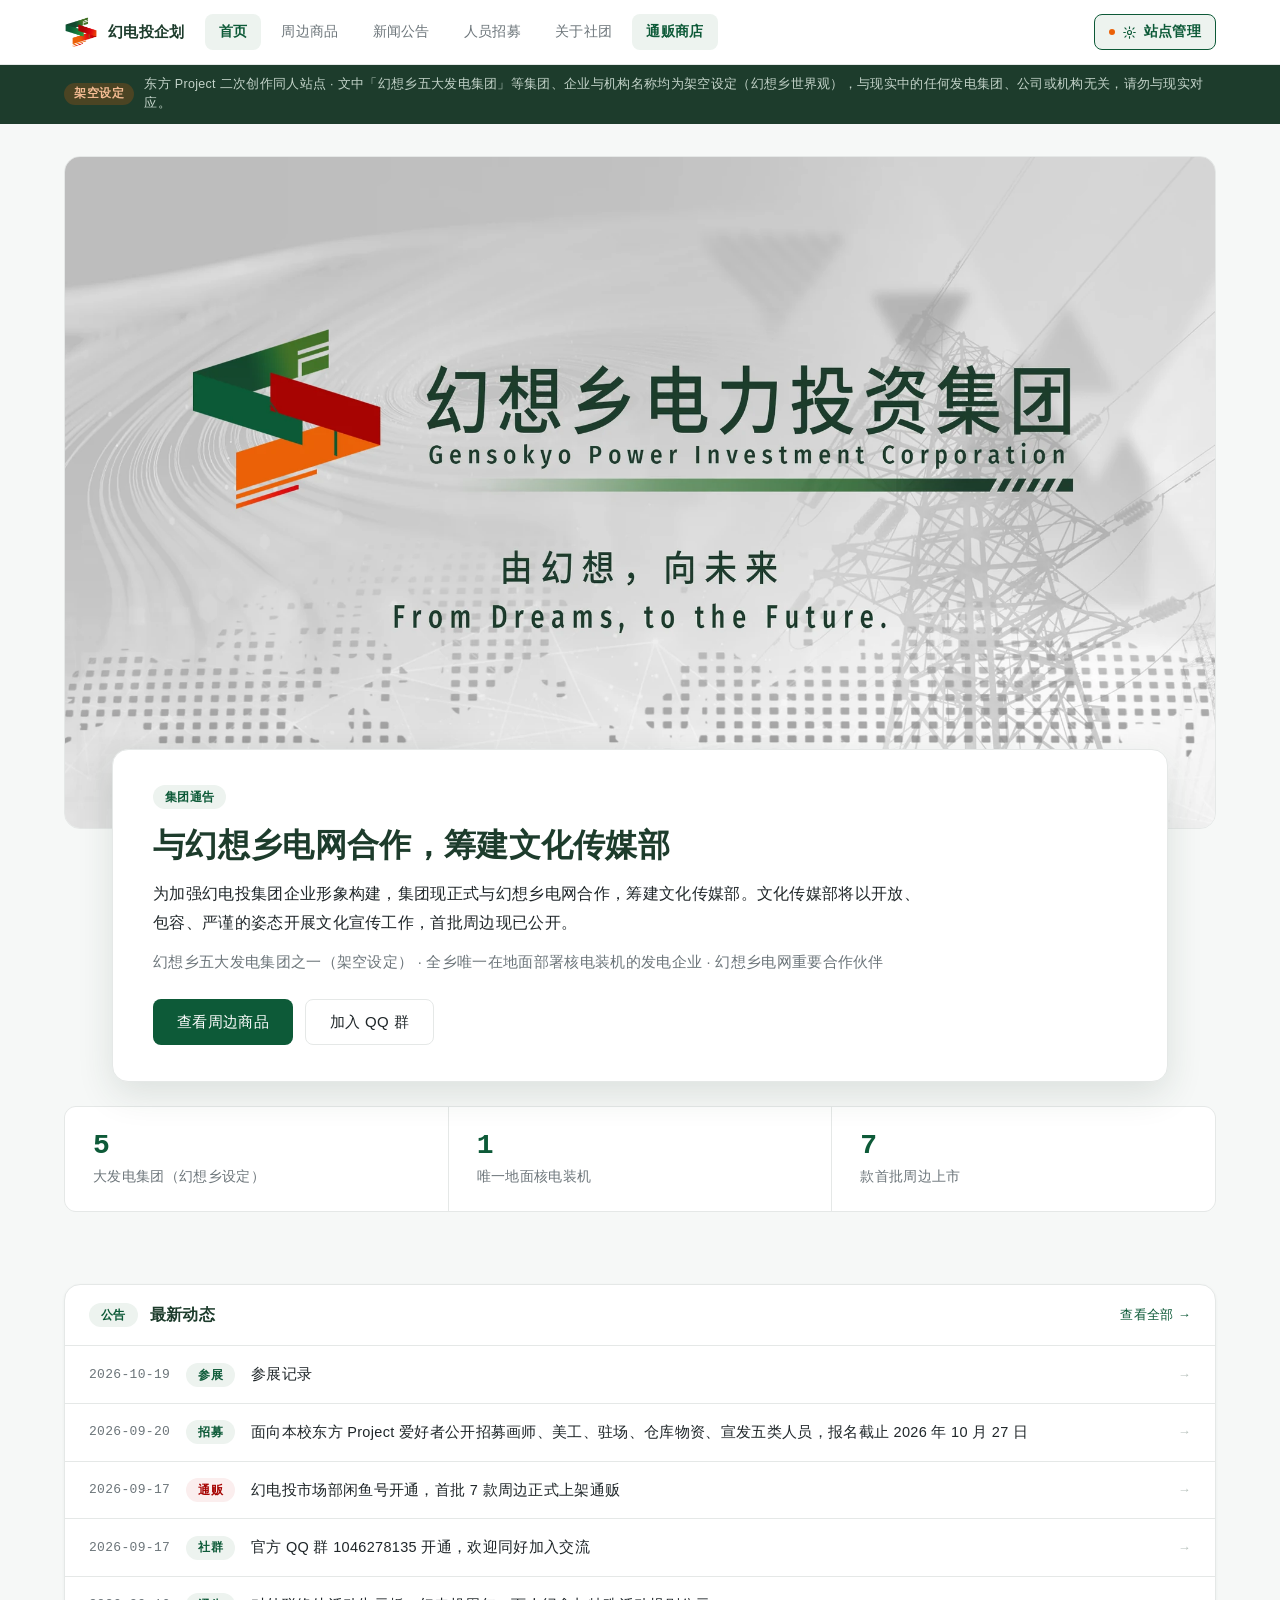
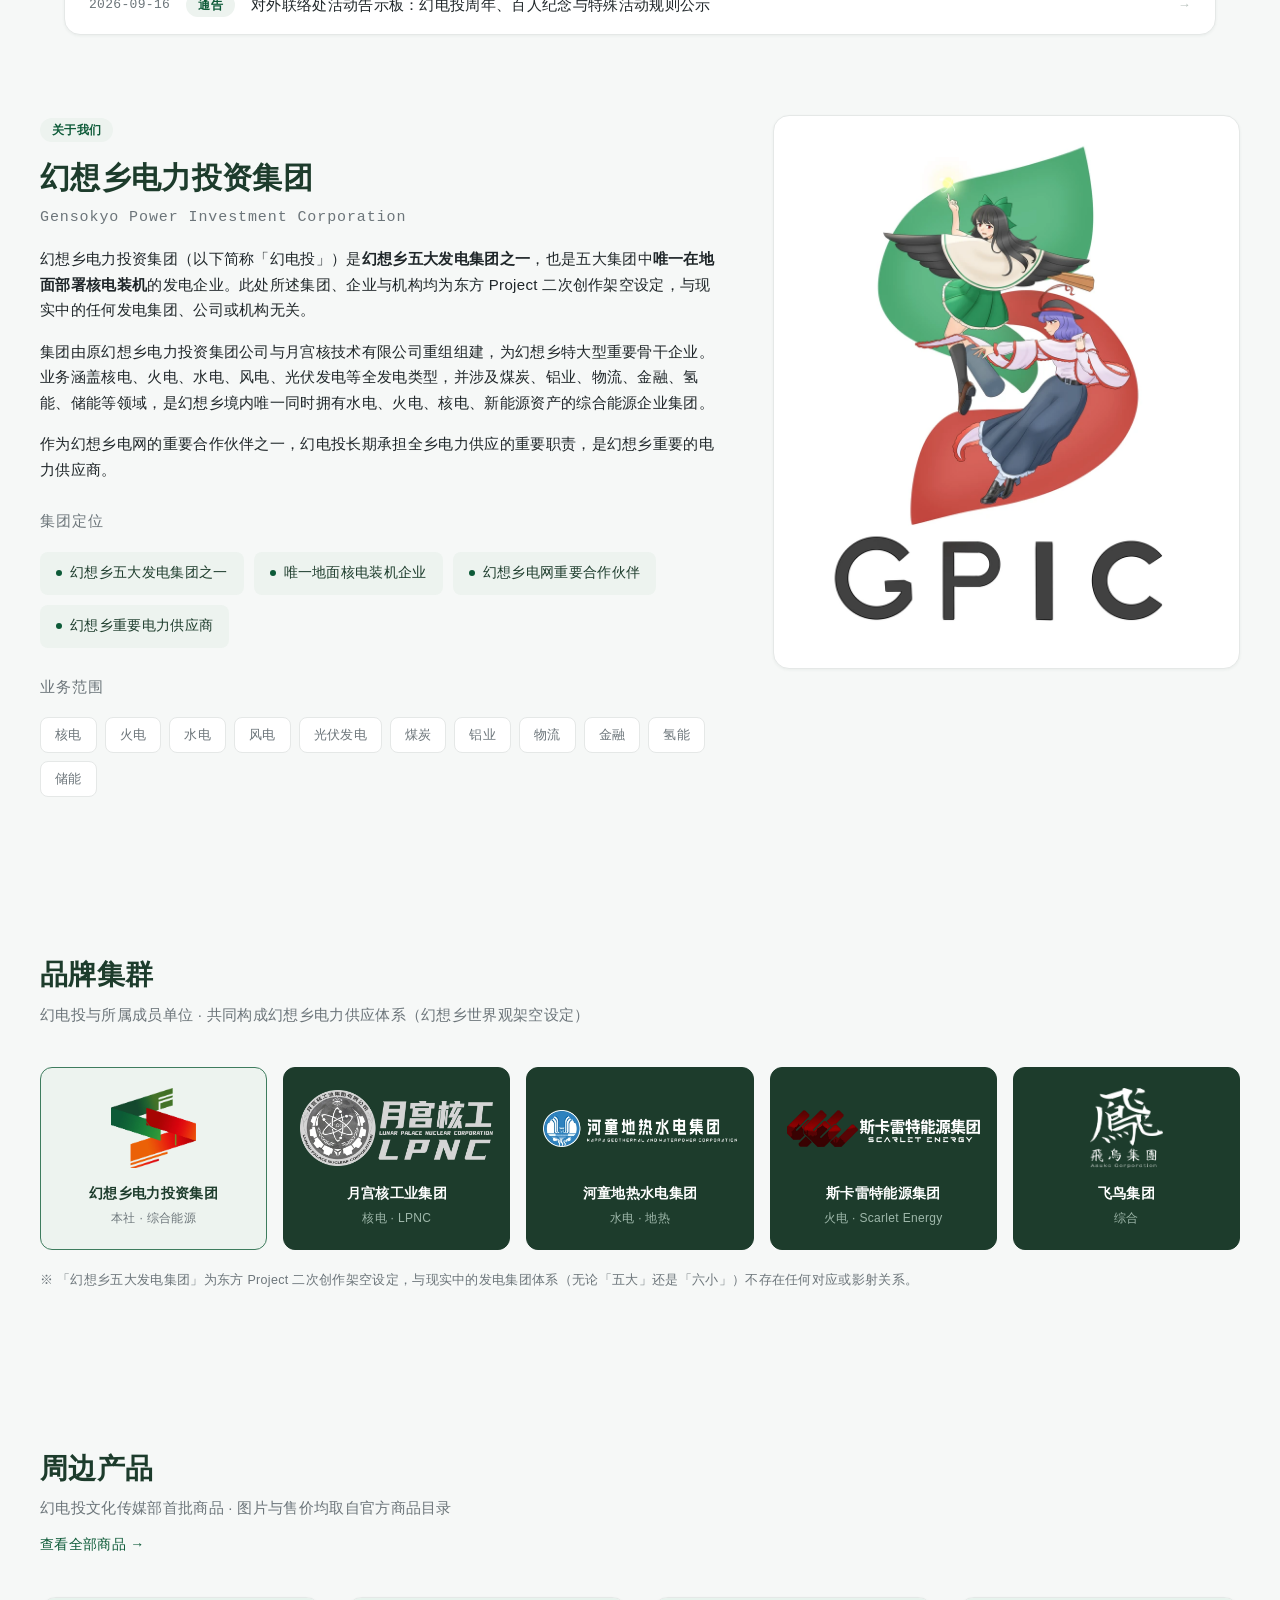
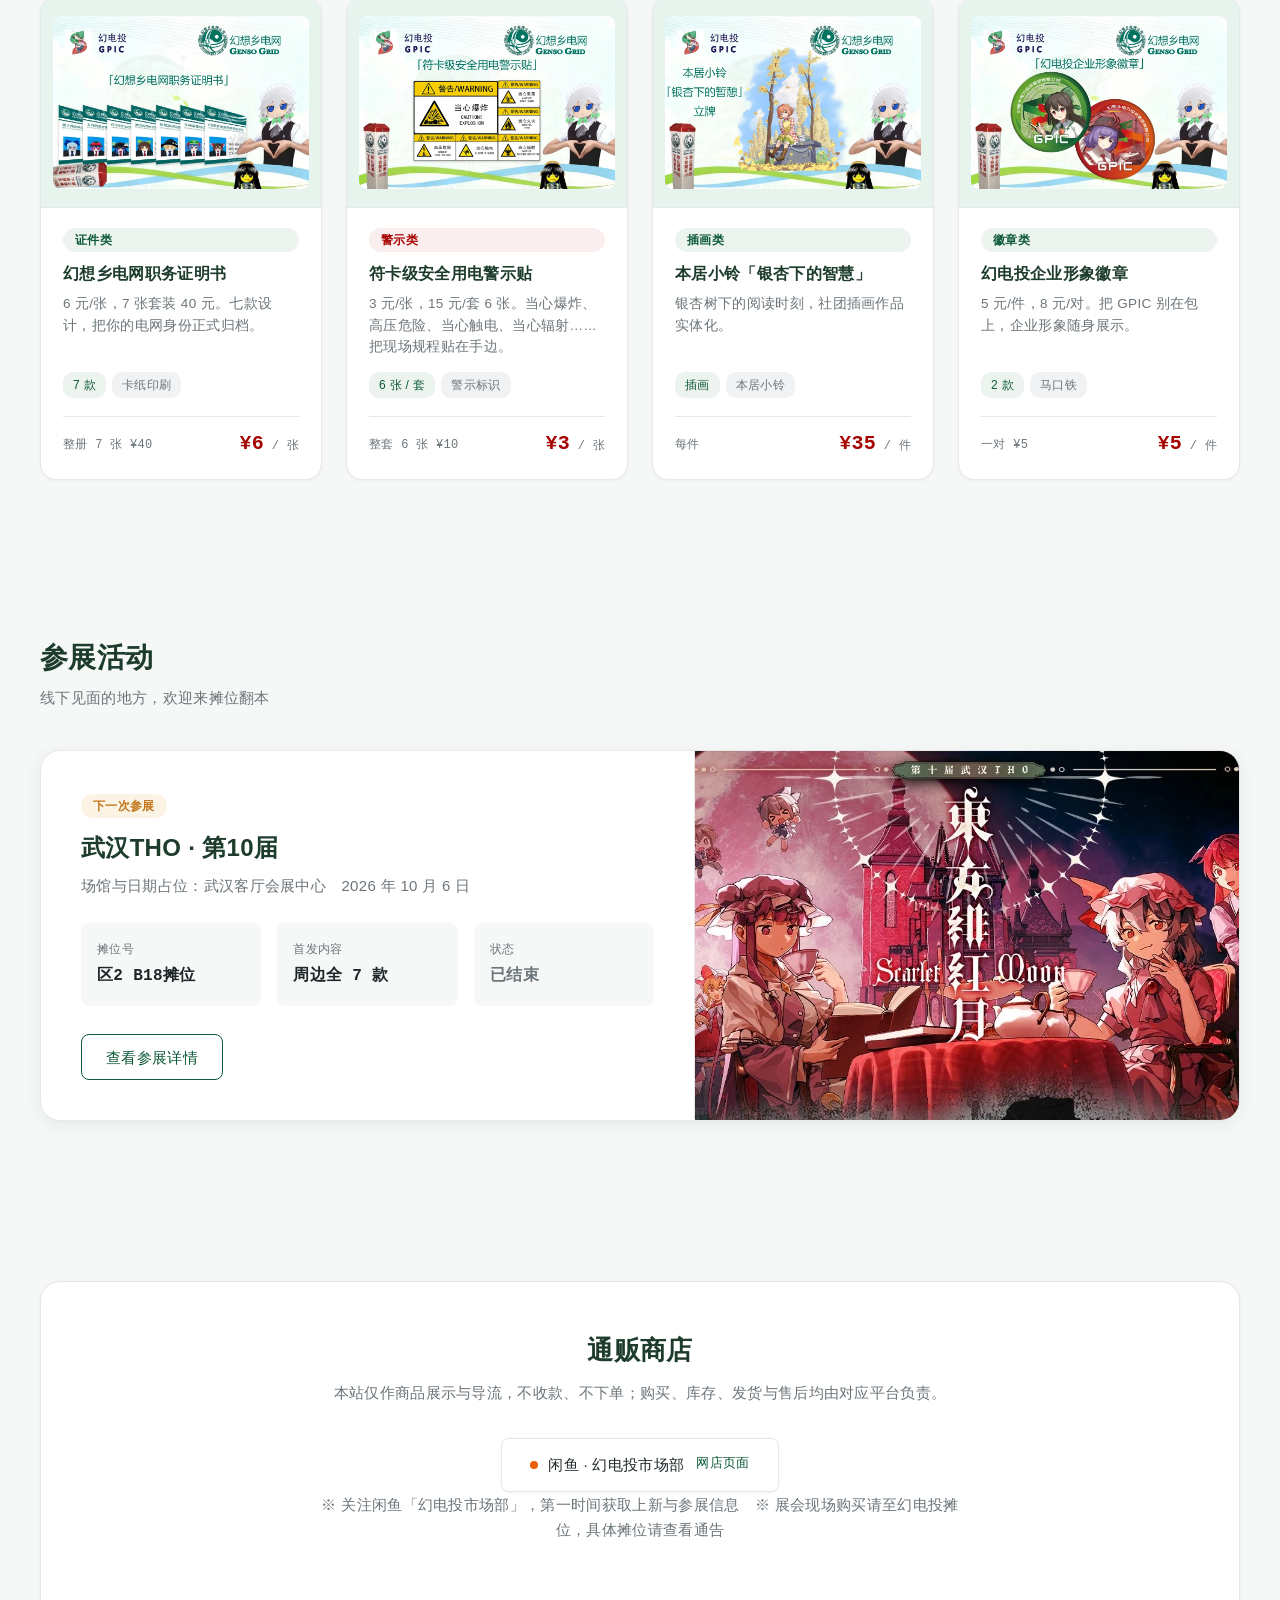
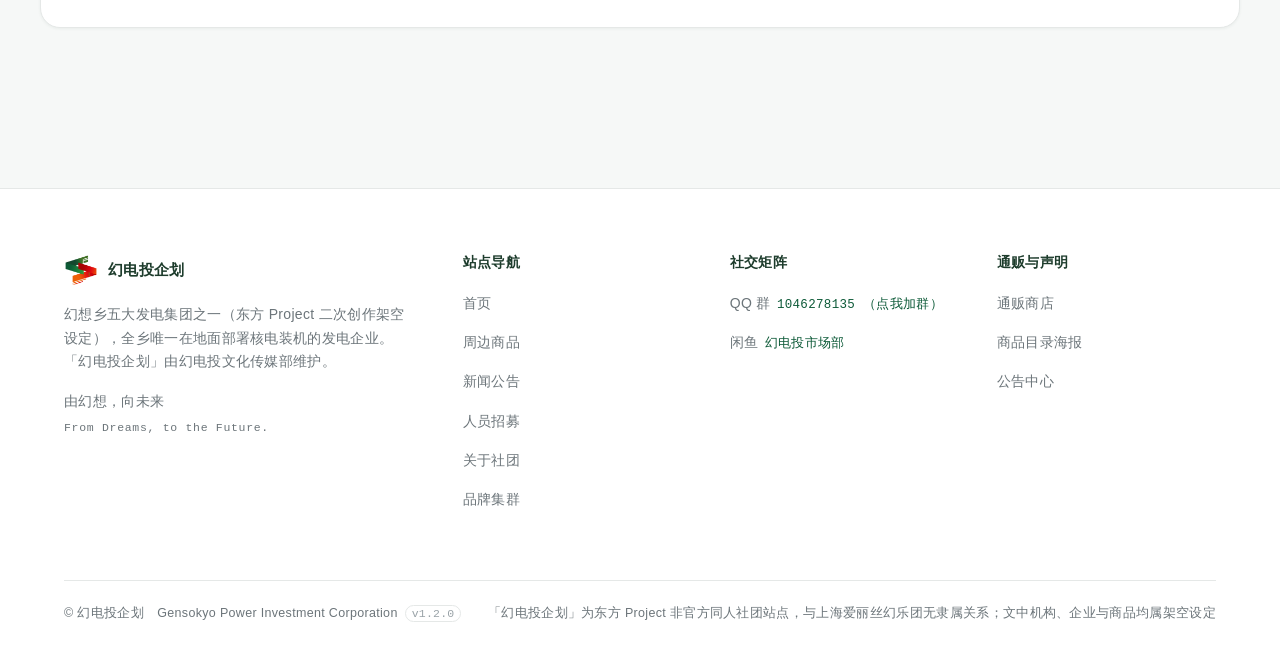
<file: 官网/web-standalone/index.html>
<!DOCTYPE html>
<html lang="zh-CN">
<head>
<meta charset="UTF-8">
<meta name="viewport" content="width=device-width, initial-scale=1">
<title>幻电投企划 | 幻想乡电力投资集团 GPIC</title>
<meta name="description" content="幻电投企划 —— 东方 Project 二次创作同人社团站点。幻想乡五大发电集团之一，全乡唯一在地面部署核电装机的发电企业。旗下文化传媒部出品：电网职务证明书、安全用电警示贴、能效贴纸、形象徽章等周边。">
<meta name="theme-color" content="#0D5A38">

<link rel="icon" href="assets/images/favicon.ico" sizes="any">
<link rel="icon" type="image/png" href="assets/images/favicon.png">
<link rel="apple-touch-icon" href="assets/images/favicon.png">

<meta property="og:type" content="website">
<meta property="og:title" content="幻电投企划 | 幻想乡电力投资集团 GPIC">
<meta property="og:description" content="东方 Project 二次创作架空设定 · 幻想乡五大发电集团之一，全乡唯一在地面部署核电装机的发电企业。">
<meta property="og:image" content="assets/images/share.jpg">
<meta property="og:image:width" content="1200">
<meta property="og:image:height" content="700">
<meta property="og:image:alt" content="幻想乡电力投资集团 · 由幻想，向未来">

<link rel="stylesheet" href="style.css">
  <script src="static-api.js"></script>
</head>

<body>
<a class="skip-link" href="#main">跳到主内容</a>

<!-- ============ 顶部导航 ============ -->
<header class="site-header" id="siteHeader">
  <div class="container header-inner">
    <a class="logo" href="index.html">
      <img src="assets/images/favicon.png" alt="" width="34" height="34">
      <span>幻电投企划</span>
    </a>

    <nav class="main-nav" id="mainNav" aria-label="主导航">
      <a href="index.html" class="is-active">首页</a>
      <a href="goods.html">周边商品</a>
      <a href="notice.html">新闻公告</a>
      <a href="recruitment.html">人员招募</a>
      <a href="#about">关于社团</a>
      <a href="#shop">通贩商店</a>
    </nav>

    <div class="header-right">
      <a class="admin-entry" style="display:none" href="admin.html" title="进入站点管理后台（先登录）">
        <span class="ae-dot" aria-hidden="true"></span>
        <svg viewBox="0 0 24 24" fill="none" stroke="currentColor" stroke-width="1.8" stroke-linecap="round" stroke-linejoin="round" aria-hidden="true"><circle cx="12" cy="12" r="3.2"/><path d="M12 2.8v2.6M12 18.6v2.6M4.7 4.7l1.9 1.9M17.4 17.4l1.9 1.9M2.8 12h2.6M18.6 12h2.6M4.7 19.3l1.9-1.9M17.4 6.6l1.9-1.9"/></svg>
        <span>站点管理</span>
      </a>
      <button class="nav-toggle" id="navToggle" aria-label="展开菜单" aria-expanded="false">
        <span></span><span></span><span></span>
      </button>
    </div>
  </div>
</header>

<!-- ============ 世界观声明条 ============ -->
<div class="world-bar">
  <div class="container">
    <span class="wb-tag">架空设定</span>
    <p>东方 Project 二次创作同人站点 · 文中「幻想乡五大发电集团」等集团、企业与机构名称均为架空设定（幻想乡世界观），与现实中的任何发电集团、公司或机构无关。</p>
  </div>
</div>

<main id="main">

  <!-- ============ 首屏 · 品牌横幅 ============ -->
  <section class="hero">
    <div class="container">
      <picture>
        <source srcset="assets/images/banner.webp" type="image/webp">
        <img class="hero-banner" src="assets/images/banner.jpg" width="1920" height="1120"
             fetchpriority="high"
             alt="幻想乡电力投资集团 Gensokyo Power Investment Corporation —— 由幻想，向未来">
      </picture>
      <h1 class="sr-only">幻想乡电力投资集团 Gensokyo Power Investment Corporation</h1>

      <div class="hero-card">
        <span class="badge badge-green">集团通告</span>
        <h2>与幻想乡电网合作，筹建文化传媒部</h2>
        <p class="hero-notice">
          为加强幻电投集团企业形象构建，集团现正式与幻想乡电网合作，筹建文化传媒部。
          文化传媒部将以开放、包容、严谨的姿态开展文化宣传工作，首批周边现已公开。
        </p>
        <p class="hero-sub">
          幻想乡五大发电集团之一（架空设定） · 全乡唯一在地面部署核电装机的发电企业 · 幻想乡电网重要合作伙伴
        </p>
        <div class="hero-actions">
          <a class="btn btn-primary" href="goods.html">查看周边商品</a>
          <a class="btn btn-ghost" href="recruitment.html">加入本社</a>
        </div>
      </div>

      <div class="stat-strip">
        <div><span class="stat-num">5</span><span class="stat-label">大发电集团（幻想乡设定）</span></div>
        <div><span class="stat-num">1</span><span class="stat-label">唯一地面核电装机</span></div>
        <div><span class="stat-num">7</span><span class="stat-label">款首批周边上市</span></div>
      </div>
    </div>
  </section>

  <!-- ============ 最新公告 ============ -->
  <section class="container">
    <div class="notice-card" id="news">
      <div class="notice-head">
        <span class="badge badge-green">公告</span>
        <h2>最新动态</h2>
        <a class="more" href="notice.html">查看全部 →</a>
      </div>
      <ul class="notice-list" id="noticeList">
        <li>
          <a href="notice.html?id=2026-09-20-a">
            <span class="notice-date">2026-09-20</span>
            <span class="badge badge-green">招募</span>
            <span class="nt">面向社会的东方 Project 爱好者开展人员招募</span>
            <span class="go">→</span>
          </a>
        </li>
        <li>
          <a href="notice.html?id=2026-09-17-a">
            <span class="notice-date">2026-09-17</span>
            <span class="badge badge-red">通贩</span>
            <span class="nt">「幻想乡电网」系列周边上架通贩</span>
            <span class="go">→</span>
          </a>
        </li>
        <li>
          <a href="notice.html?id=2026-09-17-b">
            <span class="notice-date">2026-09-17</span>
            <span class="badge badge-green">社群</span>
            <span class="nt">官方 QQ 群开通</span>
            <span class="go">→</span>
          </a>
        </li>
        <li>
          <a href="notice.html?id=2026-09-16-a">
            <span class="notice-date">2026-09-16</span>
            <span class="badge badge-green">通告</span>
            <span class="nt">对外联络处活动告示板</span>
            <span class="go">→</span>
          </a>
        </li>
        <li>
          <a href="notice.html?id=2026-09-18-b">
            <span class="notice-date">2026-10-06</span>
            <span class="badge badge-gold">参展</span>
            <span class="nt">武汉 THO10 参展确认</span>
            <span class="go">→</span>
          </a>
        </li>
      </ul>
    </div>
  </section>

  <!-- ============ 关于社团 ============ -->
  <section class="section container" id="about">
    <div class="about-grid">
      <div class="about-text">
        <span class="badge badge-green">关于我们</span>
        <h2>幻想乡电力投资集团</h2>
        <p class="about-en">Gensokyo Power Investment Corporation</p>
        <p>
          幻想乡电力投资集团（以下简称「幻电投」）是<strong>幻想乡五大发电集团之一</strong>，
          也是五大集团中<strong>唯一在地面部署核电装机</strong>的发电企业。
          此处所述集团、企业与机构均为东方 Project 二次创作架空设定，与现实中的任何发电集团、公司或机构无关。
        </p>
        <p>
          集团由原幻想乡电力投资集团公司与月宫核技术有限公司重组组建，为幻想乡特大型重要骨干企业。
          业务涵盖核电、火电、水电、风电、光伏发电等全发电类型，并涉及煤炭、铝业、物流、金融、氢能、储能等领域，
          是幻想乡境内唯一同时拥有水电、火电、核电、新能源资产的综合能源企业集团。
        </p>
        <p>
          作为幻想乡电网的重要合作伙伴之一，幻电投长期承担全乡电力供应的重要职责，
          是幻想乡重要的电力供应商。
        </p>

        <p class="tag-title">集团定位</p>
        <ul class="id-tags">
          <li>幻想乡五大发电集团之一</li>
          <li>唯一地面核电装机企业</li>
          <li>幻想乡电网重要合作伙伴</li>
          <li>幻想乡重要电力供应商</li>
        </ul>

        <p class="tag-title">业务范围</p>
        <ul class="biz-tags">
          <li>核电</li><li>火电</li><li>水电</li><li>风电</li><li>光伏发电</li>
          <li>煤炭</li><li>铝业</li><li>物流</li><li>金融</li><li>氢能</li><li>储能</li>
        </ul>
      </div>

      <div class="about-visual">
        <img src="assets/images/logo-mascot.webp" width="900" height="1080"
             alt="幻想乡电力投资集团立绘标识">
      </div>
    </div>
  </section>

  <!-- ============ 品牌集群 ============ -->
  <section class="section container" id="brands">
    <div class="section-head">
      <h2>品牌集群</h2>
      <p>幻电投与所属成员单位 · 共同构成幻想乡电力供应体系（幻想乡世界观架空设定）</p>
    </div>

    <ul class="brand-grid">
      <li class="brand-card is-self">
        <div class="brand-logo"><img src="assets/images/logo-mark.webp" alt="幻想乡电力投资集团标志" loading="lazy"></div>
        <h3>幻想乡电力投资集团</h3>
        <p>本社 · 综合能源</p>
      </li>
      <li class="brand-card">
        <div class="brand-logo"><img src="assets/images/brand-lunar.webp" alt="月宫核工业集团有限公司标志" loading="lazy"></div>
        <h3>月宫核工业集团</h3>
        <p>核电 · LPNC</p>
      </li>
      <li class="brand-card">
        <div class="brand-logo"><img src="assets/images/brand-kappa.webp" alt="河童地热水电集团有限公司标志" loading="lazy"></div>
        <h3>河童地热水电集团</h3>
        <p>水电 · 地热</p>
      </li>
      <li class="brand-card">
        <div class="brand-logo"><img src="assets/images/brand-scarlet.webp" alt="斯卡雷特能源集团有限公司标志" loading="lazy"></div>
        <h3>斯卡雷特能源集团</h3>
        <p>火电 · Scarlet Energy</p>
      </li>
      <li class="brand-card">
        <div class="brand-logo"><img src="assets/images/brand-asuka.webp" alt="飞鸟集团有限公司标志" loading="lazy"></div>
        <h3>飞鸟集团</h3>
        <p>综合</p>
      </li>
    </ul>

    <p class="brand-note">※ 「幻想乡五大发电集团」为东方 Project 二次创作架空设定，与现实中的发电集团体系（无论「五大」还是「六小」）不存在任何对应或影射关系。</p>
  </section>

  <!-- ============ 周边产品精选 ============ -->
  <section class="section container" id="goods">
    <div class="section-head">
      <h2>周边产品</h2>
      <p>幻电投文化传媒部首批商品 · 图片与售价均取自官方商品目录</p>
      <a class="more" href="goods.html">查看全部商品 →</a>
    </div>

    <div class="goods-grid">
      <article class="goods-card">
        <div class="goods-media"><img src="assets/images/goods-proof.webp" alt="幻想乡电网职务证明书，共 7 款" loading="lazy"></div>
        <div class="goods-body">
          <span class="badge badge-green">证件类</span>
          <h3>幻想乡电网职务证明书</h3>
          <p>七款设计，把你的电网身份正式归档。</p>
          <div class="goods-tags"><span class="is-key">7 款</span><span>卡纸印刷</span></div>
          <div class="goods-foot">
            <span class="goods-alt">整册 7 张 ¥40</span>
            <span class="goods-price">¥6<em> / 张</em></span>
          </div>
        </div>
      </article>

      <article class="goods-card">
        <div class="goods-media"><img src="assets/images/goods-warning.webp" alt="符卡级安全用电警示贴，含当心爆炸、高压危险等图案" loading="lazy"></div>
        <div class="goods-body">
          <span class="badge badge-red">警示类</span>
          <h3>符卡级安全用电警示贴</h3>
          <p>当心爆炸、高压危险、当心触电、当心辐射……把现场规程贴在手边。</p>
          <div class="goods-tags"><span class="is-key">6 张 / 套</span><span>警示标识</span></div>
          <div class="goods-foot">
            <span class="goods-alt">整套 6 张 ¥10</span>
            <span class="goods-price">¥2<em> / 张</em></span>
          </div>
        </div>
      </article>

      <article class="goods-card">
        <div class="goods-media"><img src="assets/images/goods-kosuzu.webp" alt="本居小铃主题插画「银杏下的智慧」" loading="lazy"></div>
        <div class="goods-body">
          <span class="badge badge-green">插画类</span>
          <h3>本居小铃「银杏下的智慧」</h3>
          <p>银杏树下的阅读时刻，社团插画作品实体化。</p>
          <div class="goods-tags"><span class="is-key">插画</span><span>本居小铃</span></div>
          <div class="goods-foot">
            <span class="goods-alt">每件</span>
            <span class="goods-price">¥35<em> / 件</em></span>
          </div>
        </div>
      </article>

      <article class="goods-card">
        <div class="goods-media"><img src="assets/images/goods-badge.webp" alt="幻电投企业形象徽章，共 2 款" loading="lazy"></div>
        <div class="goods-body">
          <span class="badge badge-green">徽章类</span>
          <h3>幻电投企业形象徽章</h3>
          <p>把 GPIC 别在包上，企业形象随身展示。</p>
          <div class="goods-tags"><span class="is-key">2 款</span><span>马口铁</span></div>
          <div class="goods-foot">
            <span class="goods-alt">一对 ¥5</span>
            <span class="goods-price">¥3<em> / 件</em></span>
          </div>
        </div>
      </article>
    </div>
  </section>

  <!-- ============ 参展预告 ============ -->
  <section class="section container" id="event">
    <div class="section-head">
      <h2>参展活动</h2>
      <p>线下见面的地方，欢迎来摊位翻本</p>
    </div>

    <div class="event-card">
      <div class="event-info">
        <span class="badge badge-gold">已参展</span>
        <h3>武汉 THO · 第 10 届</h3>
        <p>武汉客厅会展中心 2026 年 10 月 6 日</p>
        <dl class="event-facts">
          <div><dt>摊位号</dt><dd>区2 B18</dd></div>
          <div><dt>首发内容</dt><dd>周边全 7 款</dd></div>
          <div><dt>状态</dt><dd class="cd is-past">已结束</dd></div>
        </dl>
        <a class="btn btn-outline" href="notice.html?id=2026-09-18-b">查看参展公告</a>
      </div>
      <div class="event-visual" style="background-image:url('assets/images/武汉tho.webp')"></div>
    </div>
  </section>

  <!-- ============ 通贩入口 ============ -->
  <section class="section container" id="shop">
    <div class="shop-card">
      <h2>通贩商店</h2>
      <p>本站仅作商品展示与导流，不收款、不下单；购买、库存、发货与售后均由对应平台负责。</p>
      <div class="shop-links">
        <a href="https://www.goofish.com/personal?userId=4151830427" target="_blank" rel="noopener">
          <span class="dot"></span>闲鱼 · 幻电投市场部<em class="sc-sub">网店页面</em>
        </a>
      </div>
      <p class="shop-note">※ 关注闲鱼「幻电投市场部」，第一时间获取上新与参展信息 ※ 展会现场购买请至幻电投摊位，特典明信片现场领取</p>
    </div>
  </section>

</main>

<!-- ============ 页脚 ============ -->
<footer class="site-footer">
  <div class="container">
    <div class="footer-grid">
      <div class="footer-brand">
        <a class="logo" href="index.html">
          <img src="assets/images/favicon.png" alt="" width="34" height="34">
          <span>幻电投企划</span>
        </a>
        <p>幻想乡五大发电集团之一（东方 Project 二次创作架空设定），全乡唯一在地面部署核电装机的发电企业。「幻电投企划」由幻电投文化传媒部维护。</p>
        <p class="footer-slogan">由幻想，向未来<em>From Dreams, to the Future.</em></p>
      </div>

      <div>
        <h4>站点导航</h4>
        <ul>
          <li><a href="index.html">首页</a></li>
          <li><a href="goods.html">周边商品</a></li>
          <li><a href="notice.html">新闻公告</a></li>
          <li><a href="recruitment.html">人员招募</a></li>
          <li><a href="#about">关于社团</a></li>
          <li><a href="#brands">品牌集群</a></li>
        </ul>
      </div>

      <div>
        <h4>社交矩阵</h4>
        <ul id="socialList">
          <li>
            QQ 群 <em class="sc-sub">1046278135</em>
            <button type="button" class="sc-copy" data-copy="1046278135">复制群号</button>
          </li>
          <li><a href="https://www.goofish.com/personal?userId=4151830427" target="_blank" rel="noopener">闲鱼 <em class="sc-sub">幻电投市场部</em></a></li>
        </ul>
      </div>

      <div>
        <h4>通贩与声明</h4>
        <ul>
          <li><a href="#shop">通贩商店</a></li>
          <li><a href="assets/images/goods-poster.webp" target="_blank" rel="noopener">商品目录海报</a></li>
          <li><a href="notice.html">公告中心</a></li>
        </ul>
      </div>
    </div>

    <div class="footer-bottom">
      <span>© 幻电投企划 Gensokyo Power Investment Corporation <em class="site-version" data-site-version></em></span>
      <span>「幻电投企划」为东方 Project 非官方同人社团站点，与上海爱丽丝幻乐团无隶属关系；文中机构、企业与商品均属架空设定</span>
    </div>
  </div>
</footer>

<script src="assets/site.js"></script>
<script>
// 移动端菜单
var navToggle = document.getElementById('navToggle');
var mainNav = document.getElementById('mainNav');
navToggle.addEventListener('click', function () {
  var open = mainNav.classList.toggle('is-open');
  navToggle.setAttribute('aria-expanded', open ? 'true' : 'false');
});

// 导航阴影
var header = document.getElementById('siteHeader');
window.addEventListener('scroll', function () {
  header.classList.toggle('scrolled', window.scrollY > 10);
}, { passive: true });

// 一键复制
document.addEventListener('click', function (e) {
  var btn = e.target.closest ? e.target.closest('[data-copy]') : null;
  if (!btn) return;
  var text = btn.getAttribute('data-copy');
  var done = function () {
    var old = btn.textContent;
    btn.textContent = '已复制';
    btn.classList.add('is-done');
    setTimeout(function () { btn.textContent = old; btn.classList.remove('is-done'); }, 1600);
  };
  if (navigator.clipboard && navigator.clipboard.writeText) {
    navigator.clipboard.writeText(text).then(done, function () { window.prompt('请手动复制：', text); });
  } else {
    window.prompt('请手动复制：', text);
  }
});

// 滚动高亮当前栏目
var navLinks = Array.prototype.slice.call(document.querySelectorAll('.main-nav a[href^="#"]'));
if ('IntersectionObserver' in window) {
  var linkMap = {};
  navLinks.forEach(function (a) { linkMap[a.getAttribute('href').slice(1)] = a; });
  var observer = new IntersectionObserver(function (entries) {
    entries.forEach(function (entry) {
      if (entry.isIntersecting && linkMap[entry.target.id]) {
        navLinks.forEach(function (a) { a.classList.remove('is-active'); });
        linkMap[entry.target.id].classList.add('is-active');
      }
    });
  }, { rootMargin: '-80px 0px -70% 0px' });
  Object.keys(linkMap).forEach(function (id) {
    var el = document.getElementById(id);
    if (el) observer.observe(el);
  });
}
// ─── 动态数据加载 ───
(function() {
  var API = '/functions/v1/app';
  function esc(s) { var d = document.createElement('div'); d.textContent = s; return d.innerHTML; }

  fetch(API + '?action=all')
    .then(function(r) { return r.json(); })
    .then(function(data) {
      if (data.error || !data.ok) return;

      // 站点设置（SEO / 顶栏 / 页脚 / 后台入口）由共用的 assets/site.js 处理，
      // 四页同一份实现，这里不再重复。

      // ─── 首页横幅 ───
      if (data.hero) {
        var hero = data.hero;
        var heroPic = document.querySelector('.hero picture');
        if (heroPic && (hero.banner || hero.banner_fallback)) {
          var picSource = heroPic.querySelector('source');
          var picImg = heroPic.querySelector('img');
          if (picSource && hero.banner) picSource.setAttribute('srcset', hero.banner);
          if (picImg) {
            if (hero.banner_fallback) picImg.src = hero.banner_fallback;
            else if (hero.banner) picImg.src = hero.banner;
            if (hero.banner_alt) picImg.alt = hero.banner_alt;
          }
        }
        var heroCard = document.querySelector('.hero-card');
        if (heroCard && hero.title) {
          var heroBtns = (hero.actions || []).filter(function(a) {
            return a && a.label;
          }).map(function(a) {
            var btnCls = a.style === 'ghost' ? 'btn btn-ghost' : 'btn btn-primary';
            return '<a class="' + btnCls + '" href="' + esc(a.href || '#') + '">' + esc(a.label) + '</a>';
          }).join('');
          heroCard.innerHTML =
            (hero.badge ? '<span class="badge badge-green">' + esc(hero.badge) + '</span>' : '') +
            '<h2>' + esc(hero.title) + '</h2>' +
            (hero.body ? '<p class="hero-notice">' + esc(hero.body) + '</p>' : '') +
            (hero.sub ? '<p class="hero-sub">' + esc(hero.sub) + '</p>' : '') +
            (heroBtns ? '<div class="hero-actions">' + heroBtns + '</div>' : '');
        }
        var statStrip = document.querySelector('.stat-strip');
        if (statStrip && hero.stats && hero.stats.length) {
          statStrip.innerHTML = hero.stats.map(function(s) {
            return '<div><span class="stat-num">' + esc(s.num) + '</span>' +
              '<span class="stat-label">' + esc(s.label) + '</span></div>';
          }).join('');
        }
      }

      // ─── 关于我们 ───
      if (data.about) {
        var about = data.about;
        var aboutText = document.querySelector('.about-text');
        if (aboutText && about.title) {
          // 正文里带 Markdown 粗体（**…**），先转义再还原成 <strong>
          var aboutParas = (about.paragraphs || []).filter(Boolean).map(function(p) {
            return '<p>' + esc(p).replace(/\*\*([^*]+)\*\*/g, '<strong>$1</strong>') + '</p>';
          }).join('');
          var idTags = (about.identity_tags || []).filter(Boolean);
          var bizTags = (about.biz_tags || []).filter(Boolean);
          aboutText.innerHTML =
            (about.badge ? '<span class="badge badge-green">' + esc(about.badge) + '</span>' : '') +
            '<h2>' + esc(about.title) + '</h2>' +
            (about.subtitle ? '<p class="about-en">' + esc(about.subtitle) + '</p>' : '') +
            aboutParas +
            (idTags.length
              ? '<p class="tag-title">' + esc(about.identity_title || '集团定位') + '</p>' +
                '<ul class="id-tags">' + idTags.map(function(t) {
                  return '<li>' + esc(t) + '</li>';
                }).join('') + '</ul>'
              : '') +
            (bizTags.length
              ? '<p class="tag-title">' + esc(about.biz_title || '业务范围') + '</p>' +
                '<ul class="biz-tags">' + bizTags.map(function(t) {
                  return '<li>' + esc(t) + '</li>';
                }).join('') + '</ul>'
              : '');
        }
        var aboutImg = document.querySelector('.about-visual img');
        if (aboutImg && about.visual) {
          aboutImg.src = about.visual;
          if (about.visual_alt) aboutImg.alt = about.visual_alt;
        }
      }

      // ─── 参展活动 ───
      if (data.event) {
        var ev = data.event;
        var eventCard = document.querySelector('.event-card');
        if (eventCard && ev.title) {
          // 用起止时间算状态，别让「已结束」写死在页面上
          var nowTs = Date.now();
          var startTs = ev.date_start ? Date.parse(ev.date_start) : NaN;
          var endTs = ev.date_end ? Date.parse(ev.date_end) : NaN;
          var evState = { cls: '', text: '' };
          if (!isNaN(endTs) && nowTs > endTs) evState = { cls: 'is-past', text: '已结束' };
          else if (!isNaN(startTs) && nowTs < startTs) evState = { cls: '', text: '即将开始' };
          else if (!isNaN(startTs)) evState = { cls: 'is-live', text: '进行中' };
          eventCard.innerHTML =
            '<div class="event-info">' +
              (ev.badge ? '<span class="badge badge-gold">' + esc(ev.badge) + '</span>' : '') +
              '<h3>' + esc(ev.title) + '</h3>' +
              (ev.subtitle ? '<p>' + esc(ev.subtitle) + '</p>' : '') +
              '<dl class="event-facts">' +
                (ev.booth ? '<div><dt>摊位号</dt><dd>' + esc(ev.booth) + '</dd></div>' : '') +
                (ev.debut ? '<div><dt>首发内容</dt><dd>' + esc(ev.debut) + '</dd></div>' : '') +
                (evState.text ? '<div><dt>状态</dt><dd class="cd ' + evState.cls + '">' +
                  evState.text + '</dd></div>' : '') +
              '</dl>' +
              (ev.link_label ? '<a class="btn btn-outline" href="' + esc(ev.link_href || '#') + '">' +
                esc(ev.link_label) + '</a>' : '') +
            '</div>' +
            (ev.visual
              ? '<div class="event-visual" style="background-image:url(\'' + esc(ev.visual) + '\')"></div>'
              : '');
        }
      }

      // 更新公告列表
      if (data.notices && data.notices.length) {
        var list = document.getElementById('noticeList');
        if (list) {
          list.innerHTML = data.notices.slice(0, 5).map(function(n) {
            var badgeClass = n.style === 'red' ? 'badge-red' : n.style === 'gold' ? 'badge-gold' : 'badge-green';
            return '<li><a href="notice.html?id=' + esc(n.id) + '">' +
              '<span class="notice-date">' + esc(n.date) + '</span>' +
              '<span class="badge ' + badgeClass + '">' + esc(n.type) + '</span>' +
              '<span class="nt">' + esc(n.summary || n.title) + '</span>' +
              '<span class="go">→</span></a></li>';
          }).join('');
        }
      }

      // 更新品牌
      if (data.brands && data.brands.length) {
        var brandGrid = document.querySelector('.brand-grid');
        if (brandGrid) {
          brandGrid.innerHTML = data.brands.map(function(b) {
            return '<li class="brand-card' + (b.is_self ? ' is-self' : '') + '">' +
              '<div class="brand-logo"><img src="' + esc(b.logo) + '" alt="' + esc(b.name) + '" loading="lazy"></div>' +
              '<h3>' + esc(b.name) + '</h3>' +
              '<p>' + esc(b.sub) + '</p></li>';
          }).join('');
        }
      }

      // 更新商品（只渲染后台「首页展示商品」里选中的，按选定顺序）
      if (data.goods && data.goods.length) {
        var goodsGrid = document.querySelector('.goods-grid');
        var goodsSection = document.getElementById('goods');
        if (goodsGrid) {
          var byId = {};
          data.goods.forEach(function(g) { byId[g.id] = g; });

          // homeGoods 是管理员选定的 id 数组，顺序即展示顺序：
          //   · 数组存在（哪怕是空数组）→ 严格照办，没选中的不上首页
          //   · 字段缺失（老数据 / 旧版接口）→ 退回「前 4 个」，维持老行为
          var picked;
          if (Array.isArray(data.homeGoods)) {
            picked = data.homeGoods.map(function(id) { return byId[id]; }).filter(Boolean);
          } else {
            picked = data.goods.slice(0, 4);
          }

          if (!picked.length) {
            // 一件都没选（或选中的全被下架/删除）→ 整段隐藏，别留一个空框
            if (goodsSection) goodsSection.style.display = 'none';
          } else {
            if (goodsSection) goodsSection.style.display = '';
            goodsGrid.innerHTML = picked.map(function(g) {
              var badgeClass = g.badge_style === 'red' ? 'badge-red' : g.badge_style === 'gold' ? 'badge-gold' : 'badge-green';
              var soldOut = g.status === 'sold_out';
              var tagsHtml = (g.tags || []).map(function(t) {
                return '<span' + (t.key ? ' class="is-key"' : '') + '>' + esc(t.text) + '</span>';
              }).join('');
              var priceText = g.is_free ? esc(g.free_label || '免费') : '¥' + esc(g.price) + '<em> ' + esc(g.unit) + '</em>';
              return '<article class="goods-card' + (soldOut ? ' is-soldout' : '') + '">' +
                '<div class="goods-media"><img src="' + esc(g.image) + '" alt="' + esc(g.image_alt) + '" loading="lazy"></div>' +
                '<div class="goods-body">' +
                '<span class="badge ' + badgeClass + '">' + esc(g.badge) + '</span>' +
                (soldOut ? '<span class="badge badge-gray">售罄</span>' : '') +
                '<h3>' + esc(g.name) + '</h3>' +
                '<p>' + esc(g.description) + '</p>' +
                '<div class="goods-tags">' + tagsHtml + '</div>' +
                (soldOut ? '<div class="goods-soldout">已售罄 · 补货中</div>' : '') +
                '<div class="goods-foot">' +
                '<span class="goods-alt">' + esc(g.alt_label) + '</span>' +
                '<span class="goods-price">' + priceText + '</span>' +
                '</div></div></article>';
            }).join('');
          }
        }
      }

      // 更新通贩商店（数据来自后端 site_settings 的 shop 键）
      // 下面这段静态 HTML 保留作兜底：接口挂了 / 没 JS 时仍是可读内容
      if (data.shop) {
        var shopCard = document.querySelector('#shop .shop-card');
        if (shopCard) {
          var shop = data.shop;
          var shopLinks = (shop.links || []).filter(function(l) {
            return l && l.href;
          }).map(function(l) {
            return '<a href="' + esc(l.href) + '" target="_blank" rel="noopener">' +
              '<span class="dot"></span>' + esc(l.label || '') +
              (l.sub ? '<em class="sc-sub">' + esc(l.sub) + '</em>' : '') + '</a>';
          }).join('');
          shopCard.innerHTML =
            '<h2>' + esc(shop.title || '通贩商店') + '</h2>' +
            (shop.desc ? '<p>' + esc(shop.desc) + '</p>' : '') +
            (shopLinks ? '<div class="shop-links">' + shopLinks + '</div>' : '') +
            (shop.note ? '<p class="shop-note">' + esc(shop.note) + '</p>' : '');
        }
      }

      // 更新社交链接
      if (data.social && data.social.length) {
        var socialList = document.getElementById('socialList');
        if (socialList) {
          socialList.innerHTML = data.social.filter(function(s) { return s.href; }).map(function(s) {
            return '<li><a href="' + esc(s.href) + '" target="_blank" rel="noopener">' + esc(s.label) +
              (s.sub ? ' <em class="sc-sub">' + esc(s.sub) + '</em>' : '') + '</a></li>';
          }).join('');
        }
      }
    })
    .catch(function() { /* 静态内容作为兜底 */ });
})();
</script>
</body>
</html>
</file>
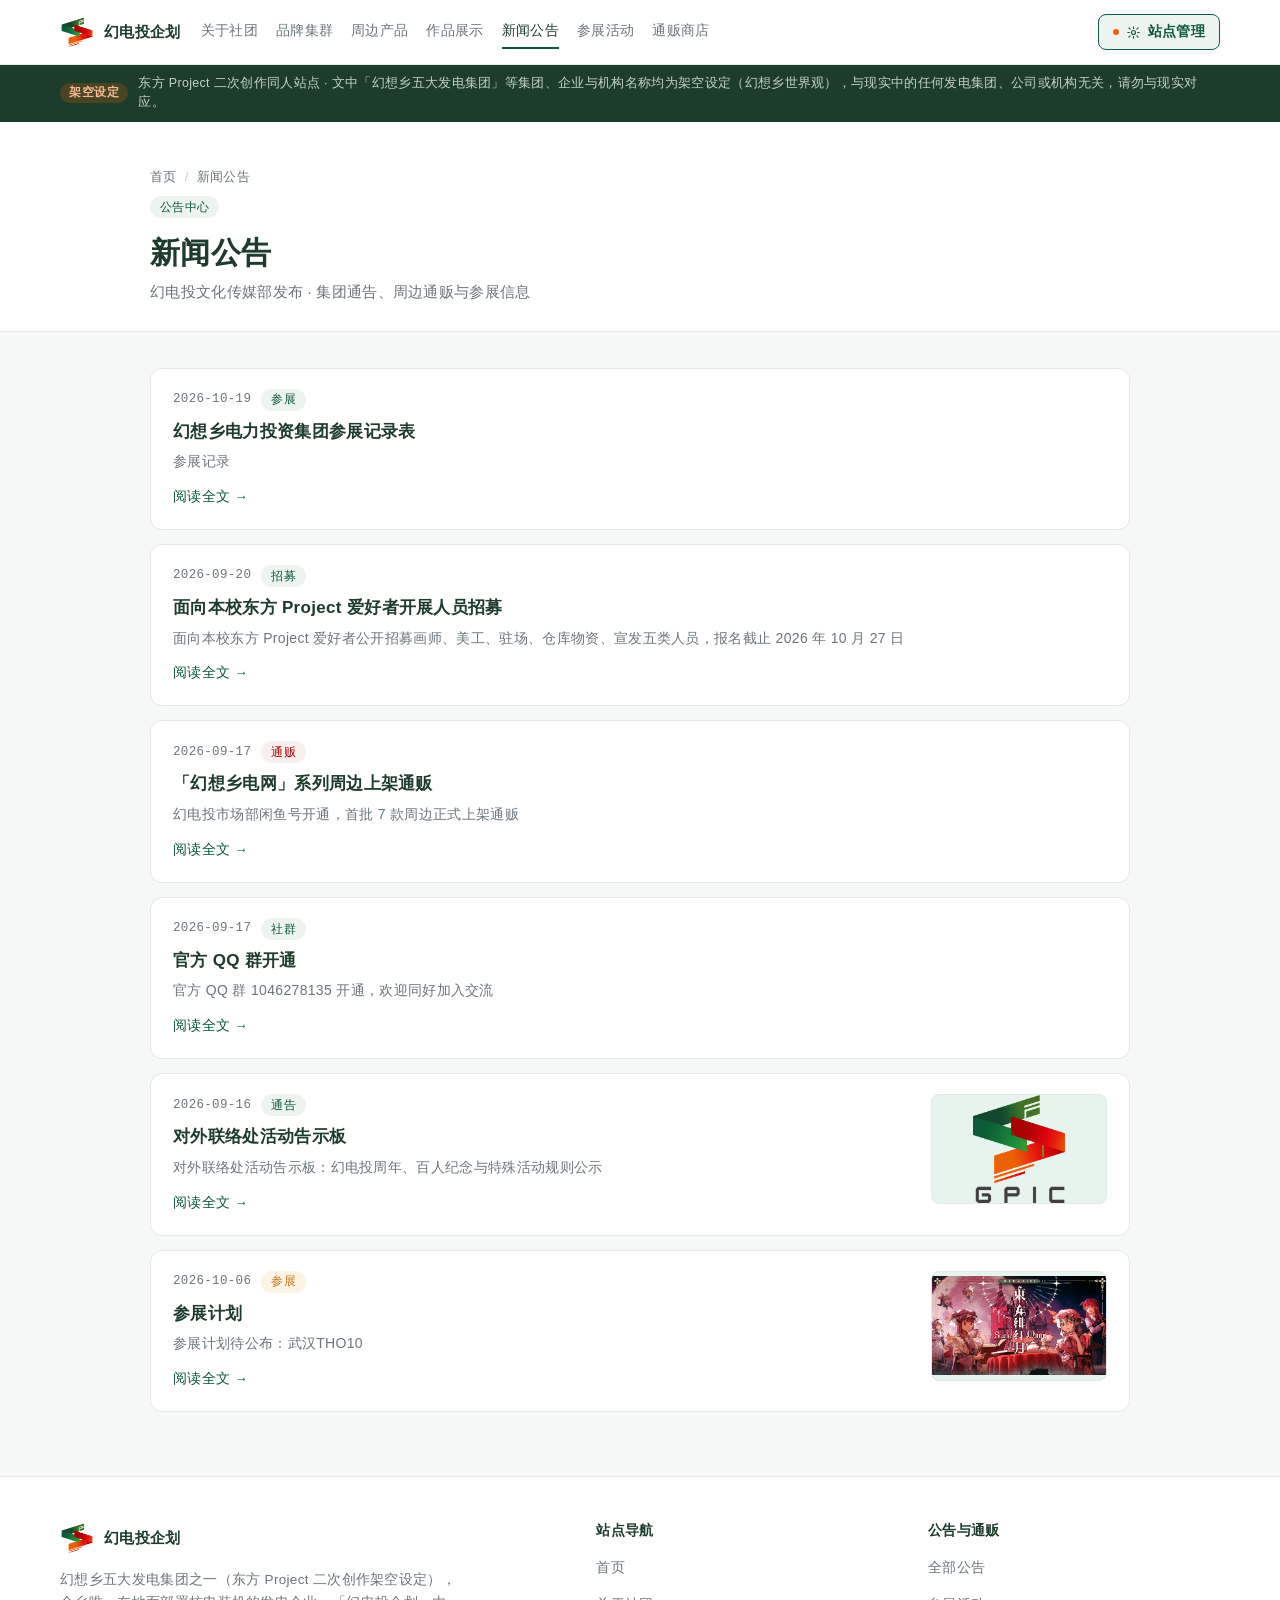
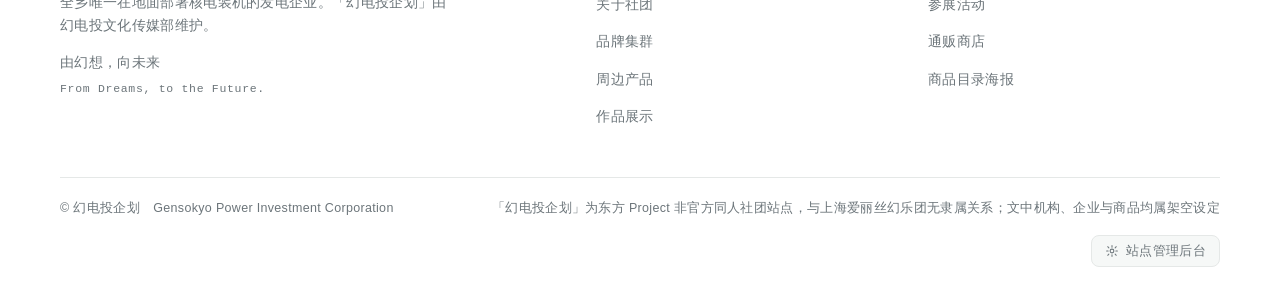
<file: 官网/notice.html>
<!DOCTYPE html>
<html lang="zh-CN">
<head>
<meta charset="UTF-8">
<meta name="viewport" content="width=device-width, initial-scale=1">
<title>新闻公告 | 幻电投企划</title>
<meta name="description" content="「幻电投企划」公告中心：社团通告、周边通贩与参展信息。东方 Project 二次创作架空设定。">
<meta name="theme-color" content="#0D5A38">
<meta name="robots" content="index,follow">

<link rel="icon" href="assets/images/favicon.ico" sizes="any">
<link rel="icon" type="image/png" href="assets/images/favicon.png">
<link rel="apple-touch-icon" href="assets/images/favicon.png">

<meta property="og:type" content="website">
<meta property="og:title" content="新闻公告 | 幻电投企划">
<meta property="og:description" content="幻电投文化传媒部发布 · 集团通告、周边通贩与参展信息">
<meta property="og:image" content="assets/images/share.jpg">
<meta property="og:image:width" content="1200">
<meta property="og:image:height" content="700">
<meta property="og:image:alt" content="幻想乡电力投资集团 · 由幻想，向未来">

<!--
  ============================================================
  幻电投企划 · 公告页 v1.1
  ------------------------------------------------------------
  一个文件承担两种视图（由 URL 决定，不需要额外文件）：
    · notice.html            → 公告列表（所有公告卡片，新的在前）
    · notice.html?id=xxx     → 该公告的详情页
  id 取自 data/content.json 的 notices.items[].id，
  后台「公告」页里每条公告都能看到并编辑这个 id。

  正文是「内容块」组成的，支持：
    p 段落 / h 小标题 / ul 项目列表 / quote 引用框
    img 单图（整宽·居中·左浮·右浮 + 图注）
    imgs 多图并排（2–4 张）/ hr 分隔线 / sign 落款
  渲染器在下方 renderBlock()，后台对应编辑器在 admin.html 的 renderBlocks()。

  内容加载顺序与首页完全一致（草稿 → data/content.json），
  所以后台改完的内容在这两个页面上表现相同。
  ============================================================
-->

<style>
/* ============ 1. 设计变量（与 index.html 保持一致） ============ */
:root{
  --brand-deep:#1D3C2C;
  --brand-green:#0D5A38;
  --brand-green-soft:#3E7C5E;
  --brand-red:#A60402;
  --brand-orange:#EB6108;

  --text-1:#1F2629;
  --text-2:#6C757A;
  --border:#E5E8E7;
  --bg:#F6F8F7;
  --surface:#FFFFFF;
  --tint-green:#EDF3EF;
  --tint-red:#FBEEEE;

  --r-sm:8px;
  --r-md:12px;
  --r-lg:16px;

  --container:1200px;
  --read:720px;          /* 标准正文宽度（layout: standard） */
  --read-wide:940px;     /* 宽幅正文宽度（layout: wide / poster） */
  --font:"Inter",-apple-system,BlinkMacSystemFont,"Segoe UI","Noto Sans SC","PingFang SC","Microsoft YaHei",sans-serif;
  --mono:"JetBrains Mono",ui-monospace,SFMono-Regular,Consolas,monospace;
}

/* ============ 2. 基础 ============ */
*,*::before,*::after{box-sizing:border-box}
html{-webkit-text-size-adjust:100%;scroll-behavior:smooth}
body{margin:0;font-family:var(--font);font-size:16px;line-height:1.7;color:var(--text-1);background:var(--bg);letter-spacing:.02em}
h1,h2,h3,h4{margin:0;line-height:1.3;font-weight:700}
p{margin:0}
a{color:inherit;text-decoration:none}
img{max-width:100%;display:block}
ul{margin:0;padding:0;list-style:none}
figure,blockquote{margin:0}
button{font-family:inherit;cursor:pointer;border:none;background:none}
[hidden]{display:none !important}

.container{max-width:var(--container);margin:0 auto;padding:0 20px}
.sr-only{position:absolute;width:1px;height:1px;padding:0;margin:-1px;overflow:hidden;clip:rect(0,0,0,0);white-space:nowrap;border:0}
.skip-link{position:absolute;left:-9999px;top:0;z-index:999;background:var(--brand-green);color:#fff;padding:10px 16px;border-radius:0 0 var(--r-sm) 0}
.skip-link:focus{left:0}

.badge{display:inline-flex;align-items:center;height:22px;padding:0 10px;border-radius:11px;font-size:12px;font-weight:500;white-space:nowrap}
.badge-green{background:var(--tint-green);color:var(--brand-green)}
.badge-red{background:var(--tint-red);color:var(--brand-red)}
.badge-gold{background:#FBF3E4;color:#C2761A}
.badge-gray{background:#F1F2F3;color:var(--text-2)}
.badge-deep{background:rgba(255,255,255,.16);color:#fff}

.btn{display:inline-flex;align-items:center;justify-content:center;gap:8px;height:42px;padding:0 20px;border-radius:var(--r-sm);font-size:14.5px;font-weight:500;transition:.18s}
.btn-primary{background:var(--brand-green);color:#fff}
.btn-primary:hover{background:var(--brand-deep)}
.btn-ghost{border:1px solid var(--border);color:var(--text-1);background:var(--surface)}
.btn-ghost:hover{border-color:var(--brand-green);color:var(--brand-green)}

/* ============ 3. 顶部导航（与首页同构，链接指回 index.html） ============ */
.site-header{position:sticky;top:0;z-index:50;background:rgba(255,255,255,.92);backdrop-filter:blur(10px);border-bottom:1px solid var(--border)}
.header-inner{display:flex;align-items:center;gap:20px;height:64px}
.logo{display:flex;align-items:center;gap:10px;font-weight:700;font-size:15px;white-space:nowrap;color:var(--brand-deep)}
.logo img{width:34px;height:34px;flex:none;object-fit:contain}
.main-nav{display:flex;gap:18px;font-size:14px}
.main-nav a{color:var(--text-2);padding:4px 0;border-bottom:2px solid transparent;transition:.18s;white-space:nowrap}
.main-nav a:hover,.main-nav a.is-active{color:var(--brand-deep);border-bottom-color:var(--brand-green)}
.header-right{margin-left:auto;display:flex;align-items:center;gap:12px}
.nav-toggle{display:none;width:40px;height:40px;border-radius:var(--r-sm);border:1px solid var(--border)}
.nav-toggle span{display:block;width:18px;height:2px;background:var(--text-1);margin:3px auto;border-radius:2px}
.admin-entry{display:inline-flex;align-items:center;gap:7px;height:36px;padding:0 14px;border-radius:var(--r-sm);
  border:1px solid var(--brand-green);background:var(--tint-green);color:var(--brand-green);
  font-size:13.5px;font-weight:600;white-space:nowrap;transition:.18s}
.admin-entry:hover{background:var(--brand-green);color:#fff}
.admin-entry svg{width:15px;height:15px;flex:none}
.admin-entry .ae-dot{width:6px;height:6px;border-radius:50%;background:var(--brand-orange);flex:none}
.admin-entry:hover .ae-dot{background:#fff}

/* 世界观声明条 */
.world-bar{background:var(--brand-deep);color:#C3D3C9;font-size:12.5px;line-height:1.55}
.world-bar .container{display:flex;align-items:center;gap:10px;padding-top:9px;padding-bottom:9px}
.world-bar .wb-tag{flex:none;display:inline-flex;align-items:center;height:20px;padding:0 9px;border-radius:10px;
  background:rgba(235,97,8,.22);color:#F5BC93;font-size:11.5px;font-weight:600;letter-spacing:.05em;white-space:nowrap}
.world-bar p{color:#C3D3C9}

/* ============ 4. 页头 ============ */
.page-head{padding:44px 0 26px;border-bottom:1px solid var(--border);background:var(--surface)}
.page-head h1{font-size:30px;color:var(--brand-deep);margin-top:14px}
.page-head .sub{color:var(--text-2);font-size:14.5px;margin-top:8px}
/* 公告页的内容宽度：列表 1020px；正文 848px（= 720px 正文 + 88px 卡片内边距 + 40px 容器内边距）；
   宽幅版式 1068px。页头与正文同宽，面包屑和卡片左边缘对齐 —— 一行中文太长不好读。 */
.page-head .container{max-width:1020px}
.page-head.is-slim{padding:20px 0 18px}
.page-head.is-slim .container{max-width:calc(var(--read) + 128px)}
.page-head.is-slim .crumb{margin-bottom:0}
.crumb{display:flex;align-items:center;gap:8px;font-size:13px;color:var(--text-2);margin-bottom:4px}
.crumb a:hover{color:var(--brand-green)}
.crumb .sep{color:#C5CCCA}

/* ============ 5. 公告列表 ============ */
.nl-wrap{max-width:1020px;padding:36px 20px 0}
.nl-list{display:flex;flex-direction:column;gap:14px}
.nl-card{display:flex;gap:20px;background:var(--surface);border:1px solid var(--border);border-radius:var(--r-md);
  padding:20px 22px;transition:.2s;align-items:flex-start}
.nl-card:hover{transform:translateY(-3px);box-shadow:0 12px 28px rgba(29,60,44,.09);border-color:#D3DEDA}
.nl-main{flex:1;min-width:0}
.nl-meta{display:flex;align-items:center;gap:10px;flex-wrap:wrap;margin-bottom:9px}
.nl-date{font-family:var(--mono);font-size:12.5px;color:var(--text-2)}
.nl-title{font-size:17px;color:var(--brand-deep);margin-bottom:6px;line-height:1.45}
.nl-text{color:var(--text-2);font-size:14px;display:-webkit-box;-webkit-line-clamp:2;-webkit-box-orient:vertical;overflow:hidden}
.nl-hasimg{display:block;width:100%;height:100%;object-fit:cover}
.nl-thumb{flex:none;width:176px;aspect-ratio:16/10;border-radius:var(--r-sm);overflow:hidden;
  border:1px solid var(--border);background:#E7F3ED;display:flex;align-items:center;justify-content:center}
.nl-thumb img{max-width:100%;max-height:100%;width:auto;height:auto}
.nl-more{margin-top:12px;font-size:13.5px;color:var(--brand-green);font-weight:500}
.nl-empty{background:var(--surface);border:1px dashed var(--border);border-radius:var(--r-md);padding:56px 24px;text-align:center;color:var(--text-2);font-size:14.5px}

/* ============ 6. 公告详情 ============ */
.nd-wrap{max-width:calc(var(--read) + 128px);padding:34px 20px 0}
.nd-wrap.is-wide{max-width:calc(var(--read-wide) + 128px)}
.nd-article{background:var(--surface);border:1px solid var(--border);border-radius:var(--r-lg);overflow:hidden}
.nd-inner{padding:38px 44px 44px;margin:0 auto;max-width:calc(var(--read) + 88px)}
.is-wide .nd-inner{max-width:calc(var(--read-wide) + 88px)}
.nd-title{font-size:28px;color:var(--brand-deep);margin:12px 0 12px;letter-spacing:.01em}
.nd-inner > .nd-title:first-child{margin-top:0}
.nd-meta{display:flex;align-items:center;gap:12px;flex-wrap:wrap;padding-bottom:18px;border-bottom:1px solid var(--border);margin-bottom:24px}
.nd-lede{font-size:15.5px;color:var(--text-2);line-height:1.8}

/* 头图 */
.nd-cover{margin-bottom:30px}
.nd-cover.is-inset{border-radius:var(--r-md);overflow:hidden;border:1px solid var(--border)}
.nd-cover img{width:100%;height:auto;display:block}
.nd-cover figcaption{font-size:12.5px;color:var(--text-2);margin-top:8px;text-align:center}

/* 海报式版式：头图满铺 + 标题压在图上 */
.nd-hero{position:relative;min-height:300px;display:flex;align-items:flex-end;overflow:hidden;background:var(--brand-deep)}
.nd-hero img{position:absolute;inset:0;width:100%;height:100%;object-fit:cover}
.nd-hero::after{content:"";position:absolute;inset:0;background:linear-gradient(180deg,rgba(29,60,44,.08) 0%,rgba(29,60,44,.62) 62%,rgba(29,60,44,.88) 100%)}
.nd-hero .hd{position:relative;z-index:2;padding:38px 44px 30px;width:100%}
.nd-hero .hd h1{color:#fff;font-size:30px;margin:10px 0 8px}
.nd-hero .hd .nd-date{color:#C3D3C9;font-family:var(--mono);font-size:12.5px}
.nd-hero .hd .nd-date a{color:#C3D3C9}

/* ============ 7. 正文内容块 ============ */
.nd-body{font-size:16px;line-height:1.88}
.nd-body::after{content:"";display:block;clear:both}
.nd-body > *:last-child{margin-bottom:0}

.ck-p{margin:0 0 17px}
.ck-h{font-size:19px;color:var(--brand-deep);margin:30px 0 13px;padding-left:12px;border-left:3px solid var(--brand-green)}
.nd-body > .ck-h:first-child{margin-top:0}
.ck-ul{margin:0 0 18px}
.ck-ul li{position:relative;padding-left:20px;margin-bottom:9px}
.ck-ul li::before{content:"";position:absolute;left:2px;top:.68em;width:6px;height:6px;border-radius:50%;background:var(--brand-orange);flex:none}
.ck-ol{margin:0 0 18px;counter-reset:ck}
.ck-ol li{position:relative;padding-left:26px;margin-bottom:9px;counter-increment:ck}
.ck-ol li::before{content:counter(ck);position:absolute;left:0;top:.22em;width:18px;height:18px;border-radius:5px;
  background:var(--tint-green);color:var(--brand-green);font-size:11.5px;font-weight:700;font-family:var(--mono);
  display:flex;align-items:center;justify-content:center}
.ck-quote{margin:22px 0;padding:16px 20px;background:var(--tint-green);border-left:4px solid var(--brand-green);
  border-radius:0 var(--r-sm) var(--r-sm) 0;color:var(--brand-deep);font-size:15px;line-height:1.8}
.ck-quote p{margin:0}
.ck-hr{border:none;border-top:1px dashed var(--border);margin:30px 0}
.ck-sign{margin:28px 0 0;padding-top:16px;border-top:1px dashed var(--border);font-family:var(--mono);
  font-size:12.5px;color:var(--text-2);letter-spacing:.04em;text-align:right}

/* 图片块 */
.ck-fig{margin:26px 0}
.ck-fig img{width:100%;height:auto;border-radius:var(--r-md);border:1px solid var(--border);background:#fff}
.ck-fig figcaption{font-size:12.5px;color:var(--text-2);margin-top:9px;text-align:center;line-height:1.6}
.ck-fig.is-center{max-width:560px;margin-left:auto;margin-right:auto}
.ck-fig.is-left{float:left;width:42%;max-width:380px;margin:4px 24px 14px 0}
.ck-fig.is-right{float:right;width:42%;max-width:380px;margin:4px 0 14px 24px}
.ck-fig.is-left figcaption,.ck-fig.is-right figcaption{text-align:left}

/* 多图并排 */
.ck-imgs{display:grid;gap:14px;margin:26px 0}
.ck-imgs.cols-2{grid-template-columns:repeat(2,1fr)}
.ck-imgs.cols-3{grid-template-columns:repeat(3,1fr)}
.ck-imgs.cols-4{grid-template-columns:repeat(4,1fr)}
.ck-imgs figure{margin:0}
.ck-imgs img{width:100%;height:100%;object-fit:cover;aspect-ratio:1/1;border-radius:var(--r-sm);border:1px solid var(--border);background:#fff}
.ck-imgs figcaption{font-size:12px;color:var(--text-2);margin-top:7px;text-align:center;line-height:1.5}

/* 空正文兜底 */
.nd-nobody{background:var(--bg);border:1px dashed var(--border);border-radius:var(--r-md);padding:22px;
  color:var(--text-2);font-size:14px;text-align:center}

/* ============ 8. 底部导航（上一篇 / 下一篇） ============ */
.nd-nav{display:grid;grid-template-columns:1fr 1fr;gap:14px;margin-top:22px}
.nd-nav a{display:block;background:var(--surface);border:1px solid var(--border);border-radius:var(--r-md);padding:16px 20px;transition:.18s;min-width:0}
.nd-nav a:hover{border-color:var(--brand-green);background:var(--tint-green)}
.nd-nav .k{font-size:12px;color:var(--text-2);font-family:var(--mono);margin-bottom:6px}
.nd-nav .t{font-size:14.5px;font-weight:600;color:var(--brand-deep);overflow:hidden;text-overflow:ellipsis;white-space:nowrap}
.nd-nav .is-next{text-align:right}
.nd-nav .nd-nav-empty{background:transparent;border:1px dashed var(--border);border-radius:var(--r-md);padding:16px 20px;color:#9AA3A0;font-size:13px;display:flex;align-items:center;justify-content:center}
.nd-back{margin:26px 0 0;display:flex;gap:12px;flex-wrap:wrap}

/* ============ 9. 加载失败 / 未找到 ============ */
.state-box{background:var(--surface);border:1px solid var(--border);border-radius:var(--r-lg);padding:60px 32px;text-align:center}
.state-box .ic{width:52px;height:52px;margin:0 auto 18px;border-radius:50%;background:var(--tint-green);
  display:flex;align-items:center;justify-content:center;color:var(--brand-green)}
.state-box .ic svg{width:26px;height:26px}
.state-box h2{font-size:20px;color:var(--brand-deep);margin-bottom:10px}
.state-box p{color:var(--text-2);font-size:14.5px;max-width:520px;margin:0 auto 8px}
.state-box .acts{margin-top:22px;display:flex;gap:12px;justify-content:center;flex-wrap:wrap}
.state-box code{font-family:var(--mono);font-size:12.5px;background:var(--bg);border:1px solid var(--border);
  border-radius:5px;padding:2px 6px;color:var(--brand-deep)}

/* ============ 10. 页脚 ============ */
.site-footer{margin-top:64px;background:var(--surface);border-top:1px solid var(--border);padding:44px 0 0}
.footer-grid{display:grid;grid-template-columns:1.7fr 1fr 1fr;gap:40px}
.footer-brand p{color:var(--text-2);font-size:13.5px;margin-top:14px;max-width:400px}
.footer-slogan{margin-top:14px;color:var(--brand-green);font-size:14px;font-weight:500}
.footer-slogan em{display:block;font-style:normal;font-family:var(--mono);font-size:11.5px;color:var(--text-2);letter-spacing:.06em;margin-top:4px}
.footer-grid h4{font-size:14px;color:var(--brand-deep);margin-bottom:14px}
.footer-grid li{margin-bottom:10px}
.footer-grid li a{color:var(--text-2);font-size:13.5px}
.footer-grid li a:hover{color:var(--brand-green)}
.footer-bottom{margin-top:38px;padding:20px 0;border-top:1px solid var(--border);display:flex;justify-content:space-between;gap:16px;flex-wrap:wrap;color:var(--text-2);font-size:12.5px}
.footer-admin{margin-left:auto}
.footer-admin a{display:inline-flex;align-items:center;gap:7px;height:32px;padding:0 13px;border-radius:var(--r-sm);
  border:1px solid var(--border);background:var(--bg);color:var(--text-2);font-size:12.5px;font-weight:500;transition:.18s}
.footer-admin a:hover{border-color:var(--brand-green);background:var(--tint-green);color:var(--brand-green)}
.footer-admin svg{width:14px;height:14px;flex:none}

/* ============ 11. 响应式 ============ */
@media (max-width:1080px){
  .main-nav{gap:13px;font-size:13.5px}
}
@media (max-width:900px){
  .main-nav{display:none;position:absolute;left:0;right:0;top:64px;flex-direction:column;gap:0;background:var(--surface);
    border-bottom:1px solid var(--border);padding:8px 20px 16px;box-shadow:0 12px 20px rgba(29,60,44,.07)}
  .main-nav.is-open{display:flex}
  .main-nav a{padding:12px 0;border-bottom:1px solid var(--border)}
  .nav-toggle{display:block}
  .nd-inner,.nd-hero .hd{padding:26px 22px 30px}
  .nd-title,.nd-hero .hd h1{font-size:23px}
  .nd-nav{grid-template-columns:1fr}
  .nd-nav .is-next{text-align:left}
  .footer-grid{grid-template-columns:1fr 1fr;gap:28px}
}
@media (max-width:640px){
  .page-head{padding:30px 0 20px}
  .page-head h1{font-size:23px}
  .admin-entry{height:34px;padding:0 10px;font-size:13px}
  .world-bar .container{flex-direction:column;align-items:flex-start;gap:5px}
  .nl-card{flex-direction:column-reverse;gap:14px;padding:16px}
  .nl-thumb{width:100%;aspect-ratio:16/9}
  .nd-article{border-radius:var(--r-md)}
  .ck-fig.is-left,.ck-fig.is-right{float:none;width:100%;max-width:100%;margin:24px 0}
  .ck-imgs.cols-3,.ck-imgs.cols-4{grid-template-columns:repeat(2,1fr)}
  .footer-grid{grid-template-columns:1fr}
}
</style>
</head>

<body>
<a class="skip-link" href="#main">跳到主内容</a>

<!-- ============ 顶部导航（链接指回首页对应区块） ============ -->
<header class="site-header">
  <div class="container header-inner">
    <a class="logo" href="index.html">
      <img src="assets/images/favicon.png" alt="" width="34" height="34">
      <span id="siteName">幻电投企划</span>
    </a>

    <nav class="main-nav" id="mainNav" aria-label="主导航">
      <a href="index.html#about">关于社团</a>
      <a href="index.html#brands">品牌集群</a>
      <a href="index.html#goods">周边产品</a>
      <a href="index.html#works">作品展示</a>
      <a class="is-active" href="notice.html" aria-current="page">新闻公告</a>
      <a href="index.html#event">参展活动</a>
      <a href="index.html#shop">通贩商店</a>
    </nav>

    <div class="header-right">
      <a class="admin-entry" href="admin.html" title="进入站点管理后台（先登录）">
        <span class="ae-dot" aria-hidden="true"></span>
        <svg viewBox="0 0 24 24" fill="none" stroke="currentColor" stroke-width="1.8" stroke-linecap="round" stroke-linejoin="round" aria-hidden="true"><circle cx="12" cy="12" r="3.2"/><path d="M12 2.8v2.6M12 18.6v2.6M4.7 4.7l1.9 1.9M17.4 17.4l1.9 1.9M2.8 12h2.6M18.6 12h2.6M4.7 19.3l1.9-1.9M17.4 6.6l1.9-1.9"/></svg>
        <span class="ae-txt">站点管理</span>
      </a>
      <button class="nav-toggle" id="navToggle" aria-label="展开菜单" aria-expanded="false">
        <span></span><span></span><span></span>
      </button>
    </div>
  </div>
</header>

<!-- ============ 世界观声明条 ============ -->
<div class="world-bar" id="worldBar">
  <div class="container">
    <span class="wb-tag">架空设定</span>
    <p id="worldBarText">东方 Project 二次创作同人站点 · 文中「幻想乡五大发电集团」等集团、企业与机构名称均为架空设定（幻想乡世界观），与现实中的任何发电集团、公司或机构无关，请勿与现实对应。</p>
  </div>
</div>

<main id="main">
  <div id="view" aria-live="polite">
    <!-- 脚本渲染前先给一个不刺眼的占位，避免首帧空白 -->
    <div class="container" style="padding:60px 20px;color:var(--text-2);font-size:14.5px">正在载入公告…</div>
  </div>
</main>

<!-- ============ 页脚 ============ -->
<footer class="site-footer">
  <div class="container">
    <div class="footer-grid">
      <div class="footer-brand" id="footerBrand">
        <a class="logo" href="index.html">
          <img src="assets/images/favicon.png" alt="" width="34" height="34">
          <span>幻电投企划</span>
        </a>
        <p>幻想乡五大发电集团之一（东方 Project 二次创作架空设定），全乡唯一在地面部署核电装机的发电企业。「幻电投企划」由幻电投文化传媒部维护。</p>
        <p class="footer-slogan">由幻想，向未来<em>From Dreams, to the Future.</em></p>
      </div>

      <div>
        <h4>站点导航</h4>
        <ul>
          <li><a href="index.html">首页</a></li>
          <li><a href="index.html#about">关于社团</a></li>
          <li><a href="index.html#brands">品牌集群</a></li>
          <li><a href="index.html#goods">周边产品</a></li>
          <li><a href="index.html#works">作品展示</a></li>
        </ul>
      </div>

      <div>
        <h4>公告与通贩</h4>
        <ul>
          <li><a href="notice.html">全部公告</a></li>
          <li><a href="index.html#event">参展活动</a></li>
          <li><a href="index.html#shop">通贩商店</a></li>
          <li><a href="assets/images/goods-poster.webp" target="_blank" rel="noopener">商品目录海报</a></li>
        </ul>
      </div>
    </div>

    <div class="footer-bottom">
      <span id="copyright">© 幻电投企划　Gensokyo Power Investment Corporation</span>
      <span id="footerNote">「幻电投企划」为东方 Project 非官方同人社团站点，与上海爱丽丝幻乐团无隶属关系；文中机构、企业与商品均属架空设定</span>
      <span class="footer-admin">
        <a href="admin.html">
          <svg viewBox="0 0 24 24" fill="none" stroke="currentColor" stroke-width="1.8" stroke-linecap="round" stroke-linejoin="round" aria-hidden="true"><circle cx="12" cy="12" r="3.2"/><path d="M12 2.8v2.6M12 18.6v2.6M4.7 4.7l1.9 1.9M17.4 17.4l1.9 1.9M2.8 12h2.6M18.6 12h2.6M4.7 19.3l1.9-1.9M17.4 6.6l1.9-1.9"/></svg>
          站点管理后台
        </a>
      </span>
    </div>
  </div>
</footer>

<script>
// 移动端菜单开合
(function () {
  var t = document.getElementById('navToggle');
  var n = document.getElementById('mainNav');
  if (!t || !n) { return; }
  t.addEventListener('click', function () {
    var open = n.classList.toggle('is-open');
    t.setAttribute('aria-expanded', open ? 'true' : 'false');
  });
})();
</script>

<script>
(function () {
  'use strict';

  /* ============================================================
     A. 工具函数（与 index.html 同一套写法，保持行为一致）
     ============================================================ */
  function $(id) { return document.getElementById(id); }
  function esc(v) {
    return String(v == null ? '' : v).replace(/[&<>"]/g, function (c) {
      return { '&': '&amp;', '<': '&lt;', '>': '&gt;', '"': '&quot;' }[c];
    });
  }
  /* 富文本：只支持 **加粗** 与换行 —— 前后台约定一致，不引入 HTML 注入面 */
  function rich(v) {
    return esc(v).replace(/\*\*([^*]+)\*\*/g, '<strong>$1</strong>').replace(/\n/g, '<br>');
  }
  function badge(style, text) {
    if (!text) { return ''; }
    return '<span class="badge badge-' + (style || 'gray') + '">' + esc(text) + '</span>';
  }
  function setText(id, v) { var e = $(id); if (e && v != null && v !== '') { e.textContent = v; } }
  function ts(c) { var t = Date.parse((c && c.updatedAt) || ''); return isNaN(t) ? 0 : t; }
  /* 读 URL 参数（id 允许中文，后台生成的是 ASCII，但手改也不会坏） */
  function param(name) {
    var m = new RegExp('[?&]' + name + '=([^&#]*)').exec(window.location.search);
    if (!m) { return ''; }
    try { return decodeURIComponent(m[1].replace(/\+/g, ' ')); } catch (e) { return m[1]; }
  }
  function absUrl(base, p) {
    if (!p) { return ''; }
    if (/^https?:\/\//i.test(p) || p.indexOf('//') === 0) { return p; }
    return base ? base + '/' + String(p).replace(/^\.?\//, '') : p;
  }
  function meta(attr, key, val) {
    /* 显式传 null = 删除该 meta。用于「本来标的是分享图尺寸、现在换成了
       公告头图」的场合 —— 留着那对数字会让平台按错误的宽高比裁切头图。 */
    if (val === null) {
      var dead = document.querySelector('meta[' + attr + '="' + key + '"]');
      if (dead && dead.parentNode) { dead.parentNode.removeChild(dead); }
      return;
    }
    if (!val) { return; }
    var m = document.querySelector('meta[' + attr + '="' + key + '"]');
    if (!m) {
      /* 静态标记里没有的就新建。原先只改不建，导致只在运行时才产生的
         标签（og:url）被静默丢掉 —— 填了域名也一直没写出去。 */
      m = document.createElement('meta');
      m.setAttribute(attr, key);
      document.head.appendChild(m);
    }
    m.setAttribute('content', val);
  }
  function setCanonical(href) {
    var l = document.querySelector('link[rel="canonical"]');
    if (!href) { if (l && l.parentNode) { l.parentNode.removeChild(l); } return; }
    if (!l) {
      l = document.createElement('link');
      l.setAttribute('rel', 'canonical');
      document.head.appendChild(l);
    }
    l.setAttribute('href', href);
  }

  /* ============================================================
     B. 内容块渲染器
     ------------------------------------------------------------
     块类型（kind）与后台编辑器一一对应：
       p      段落        text
       h      小标题      text
       ul     项目列表    items[]
       ol     有序列表    items[]
       quote  引用 / 通告框  text
       img    单图        src, alt, caption, size(full|center|left|right)
       imgs   多图并排    items[{src,alt,caption}]
       hr     分隔线      —
       sign   落款        text
     未知类型直接跳过，不会把页面渲染成空白。
     ============================================================ */
  var IMG_SIZES = { full: '', center: ' is-center', left: ' is-left', right: ' is-right' };

  function figureHTML(src, alt, caption, cls) {
    return '<figure class="ck ck-fig' + (cls || '') + '">' +
      '<img src="' + esc(src) + '" alt="' + esc(alt || '') + '" loading="lazy">' +
      (caption ? '<figcaption>' + esc(caption) + '</figcaption>' : '') +
      '</figure>';
  }

  function renderBlock(b) {
    if (!b || typeof b !== 'object') { return ''; }
    var k = b.kind || 'p';

    if (k === 'p') { return b.text ? '<p class="ck ck-p">' + rich(b.text) + '</p>' : ''; }
    if (k === 'h') { return b.text ? '<h3 class="ck ck-h">' + esc(b.text) + '</h3>' : ''; }
    if (k === 'ul') {
      var ul = (b.items || []).filter(function (s) { return String(s || '').trim() !== ''; });
      if (!ul.length) { return ''; }
      return '<ul class="ck ck-ul">' + ul.map(function (s) { return '<li>' + rich(s) + '</li>'; }).join('') + '</ul>';
    }
    if (k === 'ol') {
      var ol = (b.items || []).filter(function (s) { return String(s || '').trim() !== ''; });
      if (!ol.length) { return ''; }
      return '<ol class="ck ck-ol">' + ol.map(function (s) { return '<li>' + rich(s) + '</li>'; }).join('') + '</ol>';
    }
    if (k === 'quote') {
      if (!b.text) { return ''; }
      return '<blockquote class="ck ck-quote">' + rich(b.text) + '</blockquote>';
    }
    if (k === 'img') {
      if (!b.src) { return ''; }
      return figureHTML(b.src, b.alt || b.caption, b.caption, IMG_SIZES[b.size] || '');
    }
    if (k === 'imgs') {
      var arr = (b.items || []).filter(function (x) { return x && x.src; });
      if (!arr.length) { return ''; }
      var cols = Math.min(Math.max(arr.length, 2), 4);
      return '<div class="ck ck-imgs cols-' + cols + '">' + arr.map(function (x) {
        return '<figure>' +
          '<img src="' + esc(x.src) + '" alt="' + esc(x.alt || '') + '" loading="lazy">' +
          (x.caption ? '<figcaption>' + esc(x.caption) + '</figcaption>' : '') +
          '</figure>';
      }).join('') + '</div>';
    }
    if (k === 'hr') { return '<hr class="ck ck-hr">'; }
    if (k === 'sign') { return b.text ? '<p class="ck ck-sign">' + esc(b.text) + '</p>' : ''; }
    return '';
  }

  function renderBody(blocks) {
    var html = (blocks || []).map(renderBlock).join('');
    if (!html.replace(/\s/g, '')) {
      return '<div class="nd-nobody">这篇公告还没有填写正文。在后台「公告」页里展开这条公告，就可以添加段落、标题与配图。</div>';
    }
    return html;
  }

  /* ============================================================
     C. 视图渲染
     ============================================================ */
  var current = null;

  /* 公告的显示标题：title 优先，退回首页列表用的 text */
  function titleOf(it) {
    return String(it.title || '').trim() || String(it.text || '').trim() || '（无标题）';
  }

  function viewList(c) {
    var n = c.notices || {};
    /* 与首页同一口径：标题和摘要都是空的公告不列出来（多半是刚建好还没写），
       但它仍留在数据里，后台随时能继续编辑。 */
    var items = (n.items || []).filter(function (it) {
      return String(it.title || '').trim() !== '' || String(it.text || '').trim() !== '';
    });
    var head =
      '<div class="page-head"><div class="container">' +
        '<div class="crumb"><a href="index.html">首页</a><span class="sep">/</span><span>新闻公告</span></div>' +
        badge('green', n.pageBadge || '公告中心') +
        '<h1>' + esc(n.pageTitle || '新闻公告') + '</h1>' +
        (n.pageSubtitle ? '<p class="sub">' + esc(n.pageSubtitle) + '</p>' : '') +
      '</div></div>';

    var body;
    if (!items.length) {
      body = '<div class="nl-empty">' + esc(n.emptyText || '暂时还没有发布任何公告。') + '</div>';
    } else {
      body = '<div class="nl-list">' + items.map(function (it, i) {
        var href = 'notice.html?id=' + encodeURIComponent(it.id || ('idx-' + i));
        var thumb = it.cover
          ? '<div class="nl-thumb"><img src="' + esc(it.cover) + '" alt="' + esc(it.coverAlt || '') + '" loading="lazy"></div>'
          : '';
        return '<a class="nl-card" href="' + esc(href) + '">' +
            '<div class="nl-main">' +
              '<div class="nl-meta"><span class="nl-date">' + esc(it.date || '') + '</span>' + badge(it.style, it.type) + '</div>' +
              '<h2 class="nl-title">' + esc(titleOf(it)) + '</h2>' +
              (it.text ? '<p class="nl-text">' + esc(it.text) + '</p>' : '') +
              '<div class="nl-more">阅读全文 →</div>' +
            '</div>' + thumb +
          '</a>';
      }).join('') + '</div>';
    }

    document.title = (n.pageTitle ? n.pageTitle + ' | ' : '') + (c.site && c.site.name ? c.site.name : '幻电投企划');
    if (c.site) {
      var listUrl = String(c.site.siteUrl || '').replace(/\/+$/, '');
      meta('name', 'description', c.site.seoDescription);
      meta('property', 'og:image', absUrl(listUrl, c.site.ogImage || 'assets/images/share.jpg'));
      meta('property', 'og:url', listUrl ? listUrl + '/notice.html' : undefined);
      setCanonical(listUrl ? listUrl + '/notice.html' : '');
    }

    return head + '<div class="container nl-wrap">' + body + '</div>';
  }

  function viewDetail(c, it, idx, total) {
    var n = c.notices || {};
    var layout = it.layout || 'standard';
    var isPoster = layout === 'poster' && !!it.cover;
    var isWide = layout === 'wide' || layout === 'poster';

    var cls = 'nd-article' + (isWide ? ' is-wide' : '');
    /* 页头只留一条面包屑；大标题放在下面的文章卡片里（海报式则压在头图上）。
       这里保留一个视觉隐藏的 h1，标题层级与检索不受影响。 */
    var crumb =
      '<div class="page-head is-slim"><div class="container">' +
        '<div class="crumb"><a href="index.html">首页</a><span class="sep">/</span>' +
        '<a href="notice.html">新闻公告</a><span class="sep">/</span><span>' + esc(it.type || '公告') + '</span></div>' +
        '<h1 class="sr-only">' + esc(titleOf(it)) + '</h1>' +
      '</div></div>';

    var inner = '';
    if (isPoster) {
      /* 海报式：头图满铺，标题压在图上 */
      inner = '<div class="nd-hero">' +
          '<img src="' + esc(it.cover) + '" alt="' + esc(it.coverAlt || '') + '">' +
          '<div class="hd">' + badge('deep', it.type) +
            '<h1>' + esc(titleOf(it)) + '</h1>' +
            '<div class="nd-date">' + esc(it.date || '') + '</div>' +
          '</div>' +
        '</div>' +
        '<div class="nd-inner">' +
          (it.text ? '<p class="nd-lede">' + esc(it.text) + '</p>' : '') +
          (it.text ? '<div class="ck ck-hr"></div>' : '') +
          '<div class="nd-body">' + renderBody(it.body) + '</div>' +
        '</div>';
    } else {
      var cover = '';
      if (it.cover) {
        var photo = '<img src="' + esc(it.cover) + '" alt="' + esc(it.coverAlt || '') + '">';
        cover = '<figure class="nd-cover' + (isWide ? '' : ' is-inset') + '">' + photo +
                (it.coverAlt ? '<figcaption>' + esc(it.coverAlt) + '</figcaption>' : '') + '</figure>';
      }
      inner =
        '<div class="nd-inner">' +
          '<h1 class="nd-title">' + esc(titleOf(it)) + '</h1>' +
          '<div class="nd-meta"><span class="nl-date">' + esc(it.date || '') + '</span>' + badge(it.style, it.type) + '</div>' +
          cover +
          (it.text ? '<p class="nd-lede">' + esc(it.text) + '</p>' : '') +
          (it.text ? '<div class="ck ck-hr"></div>' : '') +
          '<div class="nd-body">' + renderBody(it.body) + '</div>' +
        '</div>';
    }

    /* 上/下一条：items 是「新的在前」，所以前一项更新、后一项更早。
       只在「有内容」的公告之间跳 —— 否则会指到一条还没写的空白草稿。 */
    var visibleIdx = [];
    (n.items || []).forEach(function (x, i) {
      if (String(x.title || '').trim() || String(x.text || '').trim()) { visibleIdx.push(i); }
    });
    var at = visibleIdx.indexOf(idx);
    var prev = at > 0 ? n.items[visibleIdx[at - 1]] : null;
    var next = (at >= 0 && at < visibleIdx.length - 1) ? n.items[visibleIdx[at + 1]] : null;
    var navHTML = '<div class="nd-nav">' +
      (prev
        ? '<a href="notice.html?id=' + encodeURIComponent(prev.id || '') + '"><div class="k">← 较新的一条</div><div class="t">' + esc(titleOf(prev)) + '</div></a>'
        : '<div class="nd-nav-empty">已经是最新的一条</div>') +
      (next
        ? '<a class="is-next" href="notice.html?id=' + encodeURIComponent(next.id || '') + '"><div class="k">较早的一条 →</div><div class="t">' + esc(titleOf(next)) + '</div></a>'
        : '<div class="nd-nav-empty">已经是最后一条</div>') +
      '</div>';

    var back = '<div class="nd-back">' +
      '<a class="btn btn-ghost" href="notice.html">' + esc(n.backLabel || '返回公告列表') + '</a>' +
      '<a class="btn btn-primary" href="index.html">回到首页</a>' +
      '</div>';

    /* ---- SEO：详情页用公告标题覆盖 ---- */
    var siteName = (c.site && c.site.name) || '幻电投企划';
    var siteUrl = String((c.site || {}).siteUrl || '').replace(/\/+$/, '');
    var thisUrl = siteUrl ? siteUrl + '/notice.html?id=' + encodeURIComponent(it.id || '') : '';
    document.title = titleOf(it) + ' | ' + siteName;
    meta('name', 'description', String(it.text || '').slice(0, 140) || undefined);
    meta('property', 'og:title', titleOf(it) + ' | ' + siteName);
    /* 有头图就用头图，没有就退回站点分享图。
       用头图时必须把 og:image:width/height 删掉 —— 那对数字属于分享图，
       标在头图上会让平台按错误的宽高比去裁，预览图会被切坏。 */
    if (it.cover) {
      meta('property', 'og:image', absUrl(siteUrl, it.cover));
      meta('property', 'og:image:width', null);
      meta('property', 'og:image:height', null);
    } else {
      meta('property', 'og:image', absUrl(siteUrl, (c.site || {}).ogImage || 'assets/images/share.jpg'));
    }
    meta('property', 'og:url', thisUrl || undefined);
    setCanonical(thisUrl);

    return crumb + '<div class="container nd-wrap' + (isWide ? ' is-wide' : '') + '">' +
      '<article class="' + cls + '">' + inner + '</article>' +
      navHTML + back + '</div>';
  }

  function viewMissing(c, wanted) {
    var n = c.notices || {};
    document.title = '公告不存在 | ' + ((c.site && c.site.name) || '幻电投企划');
    return '<div class="page-head"><div class="container">' +
        '<div class="crumb"><a href="index.html">首页</a><span class="sep">/</span>' +
        '<a href="notice.html">新闻公告</a></div>' +
        badge('gray', '未找到') +
        '<h1>找不到这篇公告</h1>' +
      '</div></div>' +
      '<div class="container nd-wrap"><div class="state-box">' +
        '<div class="ic"><svg viewBox="0 0 24 24" fill="none" stroke="currentColor" stroke-width="1.7" stroke-linecap="round" stroke-linejoin="round"><path d="M9.5 6.5a4.2 4.2 0 0 1 6.6 1.1c1.4 2.4.4 4.1-1.1 5.2-1.3.9-2 1.5-2 3.1"/><path d="M13 19.6h.01"/><circle cx="12" cy="12" r="9.2"/></svg></div>' +
        '<h2>没有找到 id 为「' + esc(wanted) + '」的公告</h2>' +
        '<p>可能是这条公告已经被删除，或者链接里的 id 写错了。</p>' +
        '<p>当前共有 <code>' + ((n.items || []).length) + '</code> 条公告。</p>' +
        '<div class="acts"><a class="btn btn-primary" href="notice.html">查看全部公告</a>' +
        '<a class="btn btn-ghost" href="index.html">回到首页</a></div>' +
      '</div></div>';
  }

  function viewError() {
    document.title = '公告载入失败 | 幻电投企划';
    return '<div class="page-head"><div class="container">' +
        '<div class="crumb"><a href="index.html">首页</a><span class="sep">/</span><span>新闻公告</span></div>' +
        '<h1>公告载入失败</h1>' +
      '</div></div>' +
      '<div class="container nd-wrap"><div class="state-box">' +
        '<div class="ic"><svg viewBox="0 0 24 24" fill="none" stroke="currentColor" stroke-width="1.7" stroke-linecap="round" stroke-linejoin="round"><path d="M12 3.4l9.2 16.2H2.8z"/><path d="M12 9.5v4.2M12 16.7h.01"/></svg></div>' +
        '<h2>没有读到公告数据</h2>' +
        '<p>公告内容来自 <code>data/content.json</code>。如果你是直接双击打开这个文件，浏览器不允许读取本地数据文件 —— '
          + '请改用项目里的「启动本地预览.bat」，或通过正式域名访问。</p>' +
        '<p>线上站点出现这一页，通常意味着 <code>data/content.json</code> 没有一起上传。</p>' +
        '<div class="acts"><a class="btn btn-primary" href="index.html">回到首页</a>' +
        '<a class="btn btn-ghost" href="notice.html">重试</a></div>' +
      '</div></div>';
  }

  /* ============================================================
     D. 站点级信息（站名 / 页脚 / 后台入口开关 / 主题色）
     ============================================================ */
  function applySite(c) {
    var s = c.site || {};
    if (s.seoTitle) { /* 列表标题在校验时已设，这里不覆盖详情页标题 */ }
    if (s.name) {
      setText('siteName', s.name);
      Array.prototype.forEach.call(document.querySelectorAll('.logo span'), function (n) { n.textContent = s.name; });
    }
    if (s.logo) {
      Array.prototype.forEach.call(document.querySelectorAll('.logo img'), function (im) { im.src = s.logo; });
    }
    if (s.themeColor) {
      var mt = document.querySelector('meta[name="theme-color"]');
      if (mt) { mt.setAttribute('content', s.themeColor); }
      document.documentElement.style.setProperty('--brand-green', s.themeColor);
    }
    var showAdmin = !(s.showAdminEntry === false || s.showAdminEntry === 'false');
    Array.prototype.forEach.call(document.querySelectorAll('.admin-entry, .footer-admin'), function (n) {
      n.hidden = !showAdmin;
    });
    setText('worldBarText', s.worldviewNote);
    setText('copyright', s.copyright);
    setText('footerNote', s.footerNote);

    var fb = $('footerBrand');
    if (fb) {
      fb.innerHTML =
        '<a class="logo" href="index.html"><img src="' + esc(s.logo || 'assets/images/favicon.png') + '" alt="" width="34" height="34">' +
        '<span>' + esc(s.name || '幻电投企划') + '</span></a>' +
        (s.footerAbout ? '<p>' + rich(s.footerAbout) + '</p>' : '') +
        '<p class="footer-slogan">' + esc(s.slogan || '') + '<em>' + esc(s.sloganEn || '') + '</em></p>';
    }
  }

  /* ============================================================
     E. 主渲染
     ============================================================ */
  function apply(c) {
    current = c;
    applySite(c);
    var n = c.notices || {};
    var items = n.items || [];
    var wanted = param('id');
    var html;

    if (!wanted) {
      html = viewList(c);
    } else {
      var idx = -1;
      for (var i = 0; i < items.length; i++) {
        if (String(items[i].id || '') === wanted) { idx = i; break; }
      }
      html = idx >= 0 ? viewDetail(c, items[idx], idx, items.length) : viewMissing(c, wanted);
    }

    /* 列表页标题在校验后可能被 viewDetail 覆盖，这里只补 SEO 描述 */
    if (!wanted && c.site && c.site.seoTitle) { /* 保持「新闻公告 | 站名」 */ }

    var v = $('view');
    if (v) { v.innerHTML = html; }
  }

  /* ============================================================
     F. 内容加载：与 index.html 完全一致的优先级
        草稿(localStorage) → data/content.json → 失败提示
        草稿落后于已发布版本时忽略草稿（同 index.html 的判定）
     ============================================================ */
  var KEY = 'gpic.site.content.v1';
  var BASE_KEY = 'gpic.admin.draftbase.v1';
  var MIN_VER = 5;   /* 内容结构版本，与 content.json / admin.html 同步 */

  function draftBaseAt() {
    try {
      var o = JSON.parse(localStorage.getItem(BASE_KEY) || 'null');
      return (o && o.at) ? (Date.parse(o.at) || 0) : 0;
    } catch (e) { return 0; }
  }
  function draftStale(local, remote) {
    if (!local || !remote) { return false; }
    var at = draftBaseAt();
    return !!(at && ts(remote) && ts(remote) > at);
  }

  var local = null;
  try { local = JSON.parse(localStorage.getItem(KEY) || 'null'); } catch (e) { local = null; }
  if (local && !(Number(local.version) >= MIN_VER)) { local = null; }

  if (!window.fetch) {
    var v0 = $('view');
    if (v0) { v0.innerHTML = viewError(); }
    return;
  }

  fetch('data/content.json', { cache: 'no-store' })
    .then(function (r) { return r.ok ? r.json() : null; })
    .then(function (remote) {
      var c = null;
      if (local && remote) { c = draftStale(local, remote) ? remote : (ts(local) >= ts(remote) ? local : remote); }
      else { c = local || remote; }
      if (!c) { $('view').innerHTML = viewError(); return; }
      try {
        apply(c);
      } catch (err) {
        if (window.console) { console.warn('[GPIC] 公告页渲染失败：', err); }
        $('view').innerHTML = viewError();
      }
    })
    .catch(function () {
      if (local) {
        try { apply(local); return; } catch (e) { /* 落到错误页 */ }
      }
      $('view').innerHTML = viewError();
    });
})();
</script>
</body>
</html>
</file>
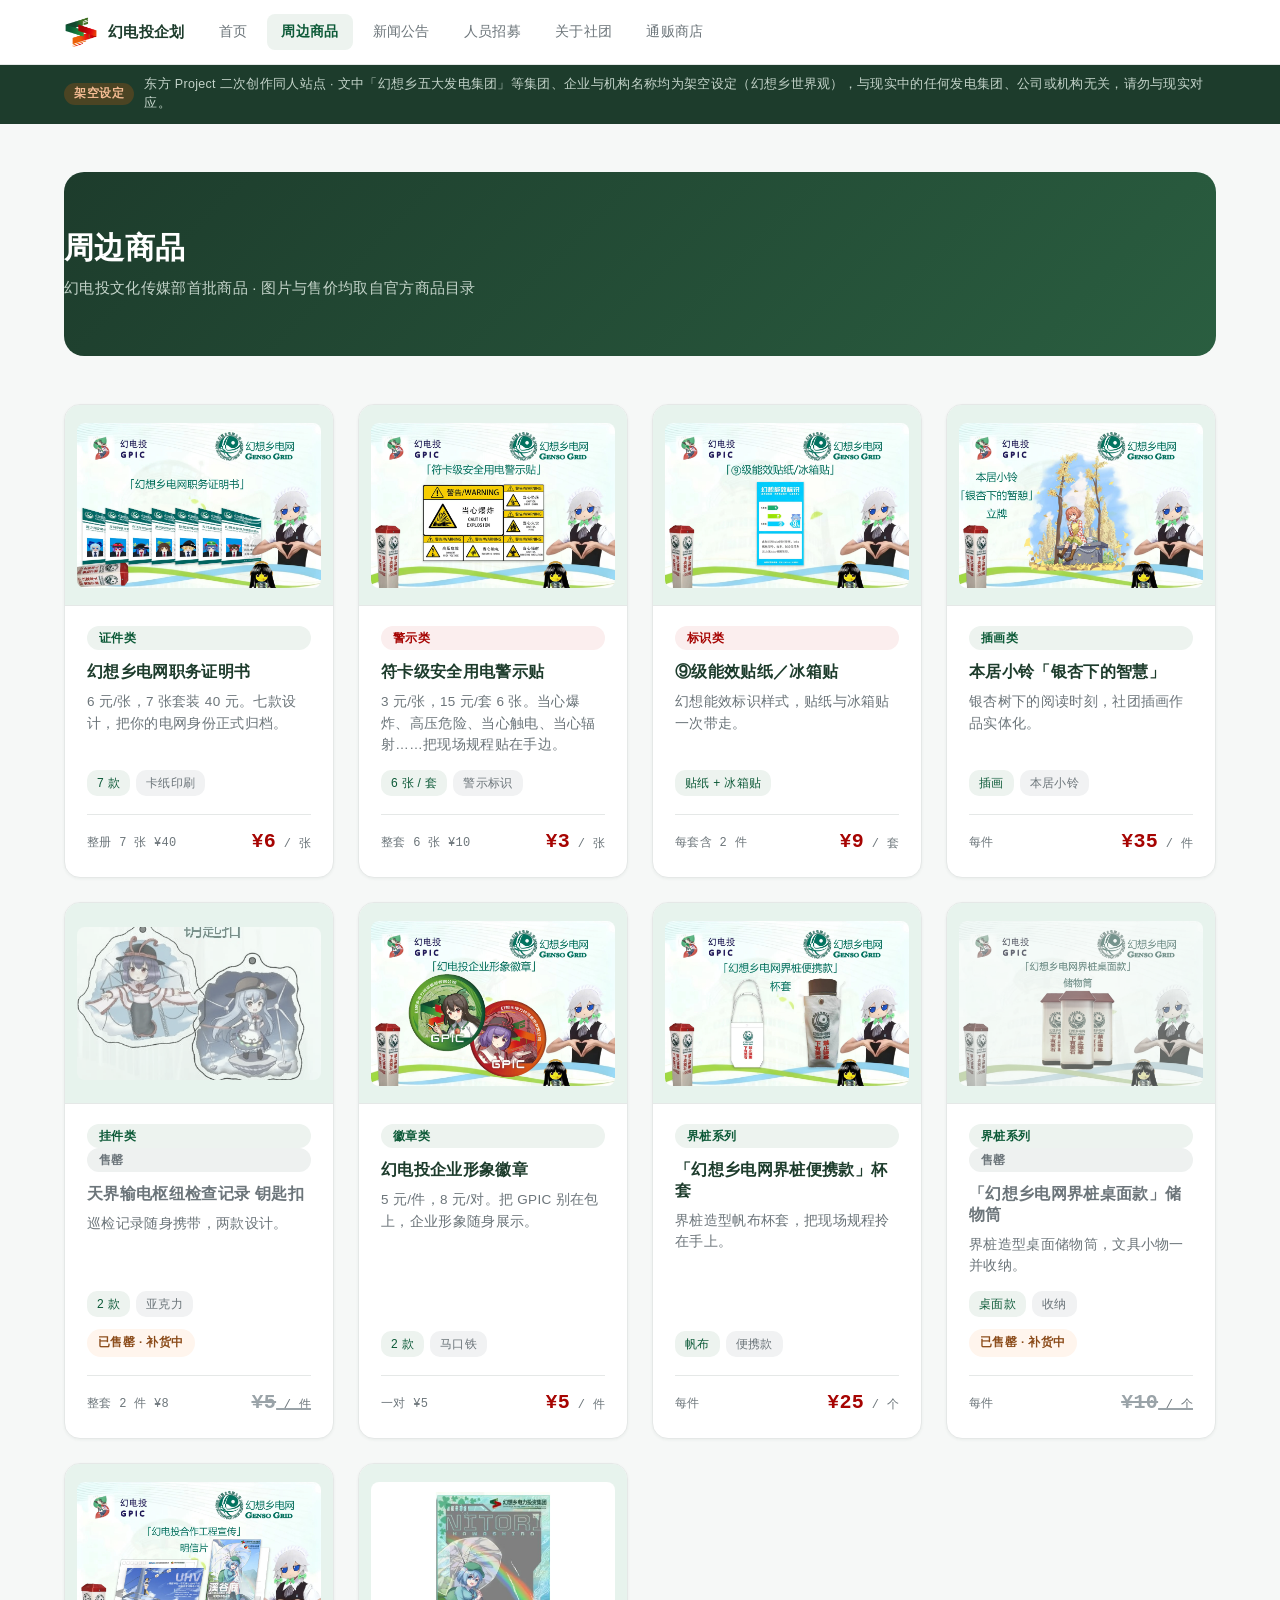
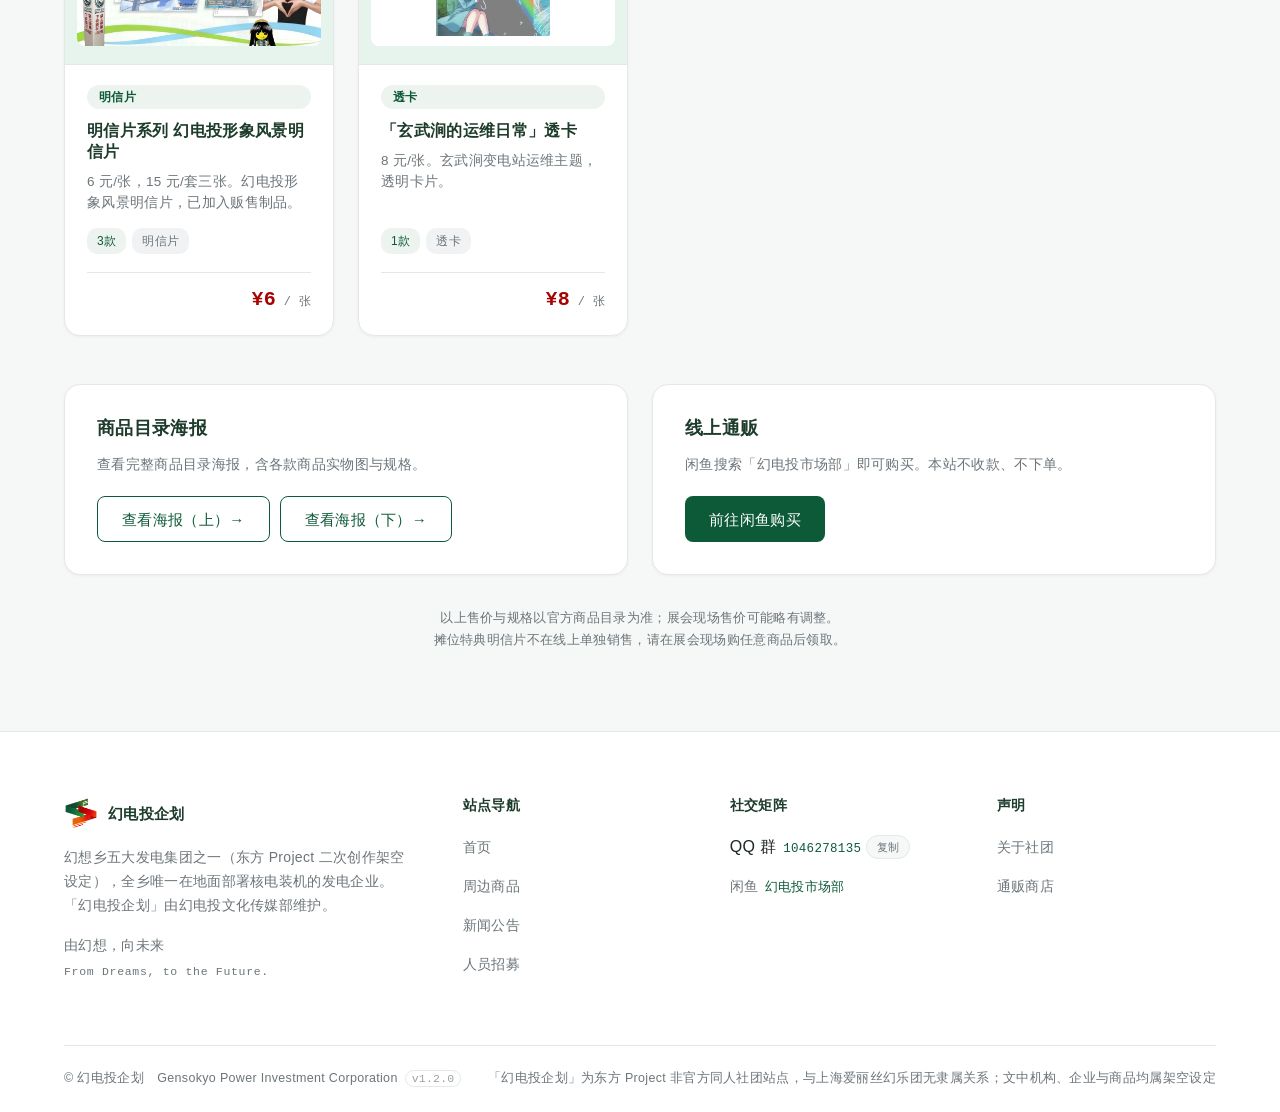
<file: 官网/web-standalone/goods.html>
<!DOCTYPE html>
<html lang="zh-CN">
<head>
<meta charset="UTF-8">
<meta name="viewport" content="width=device-width, initial-scale=1">
<title>周边商品 | 幻电投企划</title>
<meta name="description" content="幻电投文化传媒部首批周边商品：电网职务证明书、符卡级安全用电警示贴、⑨级能效贴纸、本居小铃插画、钥匙扣、徽章等 7 款。">
<meta name="theme-color" content="#0D5A38">
<link rel="icon" href="assets/images/favicon.ico" sizes="any">
<link rel="icon" type="image/png" href="assets/images/favicon.png">
<link rel="stylesheet" href="style.css">
  <script src="static-api.js"></script>
</head>
<body>
<a class="skip-link" href="#main">跳到主内容</a>

<header class="site-header" id="siteHeader">
  <div class="container header-inner">
    <a class="logo" href="index.html">
      <img src="assets/images/favicon.png" alt="" width="34" height="34">
      <span>幻电投企划</span>
    </a>
    <nav class="main-nav" id="mainNav" aria-label="主导航">
      <a href="index.html">首页</a>
      <a href="goods.html" class="is-active">周边商品</a>
      <a href="notice.html">新闻公告</a>
      <a href="recruitment.html">人员招募</a>
      <a href="index.html#about">关于社团</a>
      <a href="index.html#shop">通贩商店</a>
    </nav>
    <div class="header-right">
      <button class="nav-toggle" id="navToggle" aria-label="展开菜单" aria-expanded="false">
        <span></span><span></span><span></span>
      </button>
    </div>
  </div>
</header>

<div class="world-bar">
  <div class="container">
    <span class="wb-tag">架空设定</span>
    <p>文中「幻想乡五大发电集团」等为东方 Project 二次创作架空设定，与现实中的任何发电集团、公司或机构无关。</p>
  </div>
</div>

<main id="main">
  <div class="container" style="padding-top: 48px;">

    <div class="page-hero">
      <h1>周边商品</h1>
      <p>幻电投文化传媒部首批商品 · 图片与售价均取自官方商品目录</p>
    </div>

    <!-- 全部商品 -->
    <div class="goods-grid">
      <article class="goods-card">
        <div class="goods-media"><img src="assets/images/goods-proof.webp" alt="幻想乡电网职务证明书，共 7 款" loading="lazy"></div>
        <div class="goods-body">
          <span class="badge badge-green">证件类</span>
          <h3>幻想乡电网职务证明书</h3>
          <p>七款设计，把你的电网身份正式归档。</p>
          <div class="goods-tags"><span class="is-key">7 款</span><span>卡纸印刷</span></div>
          <div class="goods-foot">
            <span class="goods-alt">整册 7 张 ¥40</span>
            <span class="goods-price">¥6<em> / 张</em></span>
          </div>
        </div>
      </article>

      <article class="goods-card">
        <div class="goods-media"><img src="assets/images/goods-warning.webp" alt="符卡级安全用电警示贴" loading="lazy"></div>
        <div class="goods-body">
          <span class="badge badge-red">警示类</span>
          <h3>符卡级安全用电警示贴</h3>
          <p>当心爆炸、高压危险、当心触电、当心辐射……把现场规程贴在手边。</p>
          <div class="goods-tags"><span class="is-key">6 张 / 套</span><span>警示标识</span></div>
          <div class="goods-foot">
            <span class="goods-alt">一套 6 张 ¥15</span>
            <span class="goods-price">¥3<em> / 张</em></span>
          </div>
        </div>
      </article>

      <article class="goods-card">
        <div class="goods-media"><img src="assets/images/goods-energy.webp" alt="⑨级能效贴纸与冰箱贴" loading="lazy"></div>
        <div class="goods-body">
          <span class="badge badge-red">标识类</span>
          <h3>⑨级能效贴纸／冰箱贴</h3>
          <p>幻想能效标识样式，贴纸与冰箱贴一次带走。</p>
          <div class="goods-tags"><span class="is-key">贴纸 + 冰箱贴</span></div>
          <div class="goods-foot">
            <span class="goods-alt">每套含 2 件</span>
            <span class="goods-price">¥9<em> / 套</em></span>
          </div>
        </div>
      </article>

      <article class="goods-card">
        <div class="goods-media"><img src="assets/images/goods-kosuzu.webp" alt="本居小铃「银杏下的智慧」" loading="lazy"></div>
        <div class="goods-body">
          <span class="badge badge-green">插画类</span>
          <h3>本居小铃「银杏下的智慧」</h3>
          <p>银杏树下的阅读时刻，社团插画作品实体化。</p>
          <div class="goods-tags"><span class="is-key">插画</span><span>本居小铃</span></div>
          <div class="goods-foot">
            <span class="goods-alt">每件</span>
            <span class="goods-price">¥35<em> / 件</em></span>
          </div>
        </div>
      </article>

      <article class="goods-card">
        <div class="goods-media"><img src="assets/images/goods-keychain.webp" alt="天界输电枢纽检查记录钥匙扣" loading="lazy"></div>
        <div class="goods-body">
          <span class="badge badge-green">挂件类</span>
          <h3>天界输电枢纽检查记录 钥匙扣</h3>
          <p>巡检记录随身携带，两款设计。</p>
          <div class="goods-tags"><span class="is-key">2 款</span><span>亚克力</span></div>
          <div class="goods-foot">
            <span class="goods-alt">整套 2 件 ¥8</span>
            <span class="goods-price">¥5<em> / 件</em></span>
          </div>
        </div>
      </article>

      <article class="goods-card">
        <div class="goods-media"><img src="assets/images/goods-badge.webp" alt="幻电投企业形象徽章" loading="lazy"></div>
        <div class="goods-body">
          <span class="badge badge-green">徽章类</span>
          <h3>幻电投企业形象徽章</h3>
          <p>把 GPIC 别在包上，企业形象随身展示。</p>
          <div class="goods-tags"><span class="is-key">2 款</span><span>马口铁</span></div>
          <div class="goods-foot">
            <span class="goods-alt">一对 ¥8</span>
            <span class="goods-price">¥5<em> / 件</em></span>
          </div>
        </div>
      </article>

      <article class="goods-card">
        <div class="goods-media"><img src="assets/images/goods-sleeve.webp" alt="幻想乡电网界桩便携款 杯套" loading="lazy"></div>
        <div class="goods-body">
          <span class="badge badge-green">界桩系列</span>
          <h3>「幻想乡电网界桩便携款」杯套</h3>
          <p>界桩造型帆布杯套，把现场规程拎在手上。</p>
          <div class="goods-tags"><span class="is-key">帆布</span><span>便携款</span></div>
          <div class="goods-foot">
            <span class="goods-alt">每件</span>
            <span class="goods-price">¥25<em> / 个</em></span>
          </div>
        </div>
      </article>

      <article class="goods-card">
        <div class="goods-media"><img src="assets/images/goods-container.webp" alt="幻想乡电网界桩桌面款 储物筒" loading="lazy"></div>
        <div class="goods-body">
          <span class="badge badge-green">界桩系列</span>
          <h3>「幻想乡电网界桩桌面款」储物筒</h3>
          <p>界桩造型桌面储物筒，文具小物一并收纳。</p>
          <div class="goods-tags"><span class="is-key">桌面款</span><span>收纳</span></div>
          <div class="goods-foot">
            <span class="goods-alt">每件</span>
            <span class="goods-price">¥10<em> / 个</em></span>
          </div>
        </div>
      </article>

      <article class="goods-card">
        <div class="goods-media"><img src="assets/images/goods-postcard.webp" alt="摊位特典明信片" loading="lazy"></div>
        <div class="goods-body">
          <span class="badge badge-gold">摊位特典</span>
          <h3>幻电投形象大使 永江衣玖 明信片</h3>
          <p>展会现场摊位专属，购任意商品即赠。</p>
          <div class="goods-tags"><span class="is-key">非卖品</span><span>明信片</span></div>
          <div class="goods-foot">
            <span class="goods-alt">摊位限定</span>
            <span class="goods-free">购任意商品赠</span>
          </div>
        </div>
      </article>
    </div>

    <!-- 商品目录海报 & 通贩 · 字段可在后台「周边商品」页底部编辑 -->
    <div id="goodsTools" class="goods-tools">
      <div class="goods-tool-card">
        <h3 id="posterTitle">商品目录海报</h3>
        <p id="posterDesc">查看完整商品目录海报，含各款商品实物图与规格。</p>
        <div class="poster-actions">
          <a id="posterLink" class="btn btn-outline" href="assets/images/goods-poster-1.webp" target="_blank" rel="noopener">查看海报（上）→</a>
          <!-- 第二页：后台填了「海报图片（第二页）」才显示，否则一直是隐藏的 -->
          <a id="posterLink2" class="btn btn-outline" target="_blank" rel="noopener" style="display:none">查看海报（下）→</a>
        </div>
      </div>
      <div class="goods-tool-card">
        <h3 id="buyTitle">线上通贩</h3>
        <p id="buyDesc">闲鱼搜索「幻电投市场部」即可购买。本站不收款、不下单。</p>
        <a id="buyLink" class="btn btn-primary" href="https://www.goofish.com/personal?userId=4151830427" target="_blank" rel="noopener">前往闲鱼购买</a>
      </div>
    </div>

    <p id="goodsNote" style="margin-top: 32px; font-size: 13px; color: var(--text-2); text-align: center;">
      以上售价与规格以官方商品目录为准；展会现场售价可能略有调整。<br>
      摊位特典明信片不在线上单独销售，请在展会现场购任意商品后领取。
    </p>
  </div>
</main>

<footer class="site-footer">
  <div class="container">
    <div class="footer-grid">
      <div class="footer-brand">
        <a class="logo" href="index.html">
          <img src="assets/images/favicon.png" alt="" width="34" height="34">
          <span>幻电投企划</span>
        </a>
        <p>幻想乡五大发电集团之一（东方 Project 二次创作架空设定），全乡唯一在地面部署核电装机的发电企业。</p>
        <p class="footer-slogan">由幻想，向未来<em>From Dreams, to the Future.</em></p>
      </div>
      <div>
        <h4>站点导航</h4>
        <ul>
          <li><a href="index.html">首页</a></li>
          <li><a href="goods.html">周边商品</a></li>
          <li><a href="notice.html">新闻公告</a></li>
          <li><a href="recruitment.html">人员招募</a></li>
        </ul>
      </div>
      <div>
        <h4>社交矩阵</h4>
        <ul>
          <li>QQ 群 <em class="sc-sub">1046278135</em> <button type="button" class="sc-copy" data-copy="1046278135">复制</button></li>
          <li><a href="https://www.goofish.com/personal?userId=4151830427" target="_blank" rel="noopener">闲鱼 <em class="sc-sub">幻电投市场部</em></a></li>
        </ul>
      </div>
      <div>
        <h4>声明</h4>
        <ul>
          <li><a href="index.html#about">关于社团</a></li>
          <li><a href="index.html#shop">通贩商店</a></li>
        </ul>
      </div>
    </div>
    <div class="footer-bottom">
      <span>© 幻电投企划 Gensokyo Power Investment Corporation <em class="site-version" data-site-version></em></span>
      <span>「幻电投企划」为东方 Project 非官方同人社团站点，与上海爱丽丝幻乐团无隶属关系</span>
    </div>
  </div>
</footer>

<script src="assets/site.js"></script>
<script>
var navToggle = document.getElementById('navToggle');
var mainNav = document.getElementById('mainNav');
navToggle.addEventListener('click', function () {
  var open = mainNav.classList.toggle('is-open');
  navToggle.setAttribute('aria-expanded', open ? 'true' : 'false');
});
var header = document.getElementById('siteHeader');
window.addEventListener('scroll', function () {
  header.classList.toggle('scrolled', window.scrollY > 10);
}, { passive: true });
document.addEventListener('click', function (e) {
  var btn = e.target.closest ? e.target.closest('[data-copy]') : null;
  if (!btn) return;
  var text = btn.getAttribute('data-copy');
  var done = function () {
    var old = btn.textContent;
    btn.textContent = '已复制';
    btn.classList.add('is-done');
    setTimeout(function () { btn.textContent = old; btn.classList.remove('is-done'); }, 1600);
  };
  if (navigator.clipboard && navigator.clipboard.writeText) {
    navigator.clipboard.writeText(text).then(done, function () { window.prompt('请手动复制：', text); });
  } else {
    window.prompt('请手动复制：', text);
  }
});

// ─── 动态加载商品数据 ───
(function() {
  var API = '/functions/v1/app';
  function esc(s) { var d = document.createElement('div'); d.textContent = s || ''; return d.innerHTML; }

  // 底部「海报 / 通贩」两张卡：标题、说明、按钮文字与链接全部来自
  // content.json 的 goods 块，后台「周边商品」页底部可编辑。
  // 拿不到 block 时保留 HTML 里的静态兜底值，页面不会空掉。
  function applyBlock(b) {
    if (!b) return;
    function setText(id, v) {
      if (typeof v !== 'string' || !v) return;
      var el = document.getElementById(id);
      if (el) el.textContent = v;
    }
    function setLink(id, href, label) {
      var el = document.getElementById(id);
      if (!el) return;
      if (typeof href === 'string') {
        if (!href) { el.style.display = 'none'; return; }  // 链接清空 = 藏掉按钮
        el.href = href;
        el.style.display = '';
      }
      if (typeof label === 'string' && label) el.textContent = label;
    }
    setText('posterTitle', b.posterTitle);
    setText('posterDesc', b.posterDesc);
    setLink('posterLink', b.poster, b.posterLabel);
    setLink('posterLink2', b.poster2, b.posterLabel2);
    setText('buyTitle', b.buyTitle);
    setText('buyDesc', b.buyDesc);
    setLink('buyLink', b.buyHref, b.buyLabel);
    if (typeof b.note === 'string' && b.note) {
      var note = document.getElementById('goodsNote');
      // 备注允许多行，换行转 <br>（先转义再加标签）
      if (note) note.innerHTML = esc(b.note).split('\n').join('<br>');
    }
  }

  fetch(API + '?action=goods')
    .then(function(r) { return r.json(); })
    .then(function(data) {
      applyBlock(data.block);
      if (!data.ok || !data.items || !data.items.length) return;
      var grid = document.querySelector('.goods-grid');
      if (!grid) return;
      grid.innerHTML = data.items.map(function(g) {
        var badgeClass = 'badge-' + (g.badge_style || 'green');
        // 售罄：仍然展示（让访客知道有这件东西、也方便老客确认补货），
        // 但图片降饱和、价格加删除线、并给一条明确的「补货中」提示。
        // 下架商品根本不会出现在 data.items 里，前端不用管。
        var soldOut = g.status === 'sold_out';
        var tagsHtml = (g.tags || []).map(function(t) {
          return '<span' + (t.key ? ' class="is-key"' : '') + '>' + esc(t.text) + '</span>';
        }).join('');
        var priceText = g.is_free ? esc(g.free_label || '免费') : '¥' + esc(g.price) + '<em> ' + esc(g.unit) + '</em>';
        return '<article class="goods-card' + (soldOut ? ' is-soldout' : '') + '">' +
          '<div class="goods-media"><img src="' + esc(g.image) + '" alt="' + esc(g.image_alt) + '" loading="lazy"></div>' +
          '<div class="goods-body">' +
          '<span class="badge ' + badgeClass + '">' + esc(g.badge) + '</span>' +
          (soldOut ? '<span class="badge badge-gray">售罄</span>' : '') +
          '<h3>' + esc(g.name) + '</h3>' +
          '<p>' + esc(g.description) + '</p>' +
          '<div class="goods-tags">' + tagsHtml + '</div>' +
          (soldOut ? '<div class="goods-soldout">已售罄 · 补货中</div>' : '') +
          '<div class="goods-foot">' +
          '<span class="goods-alt">' + esc(g.alt_label) + '</span>' +
          '<span class="goods-price">' + priceText + '</span>' +
          '</div></div></article>';
      }).join('');
    })
    .catch(function() { /* 静态内容作为兜底 */ });
})();
</script>
</body>
</html>
</file>
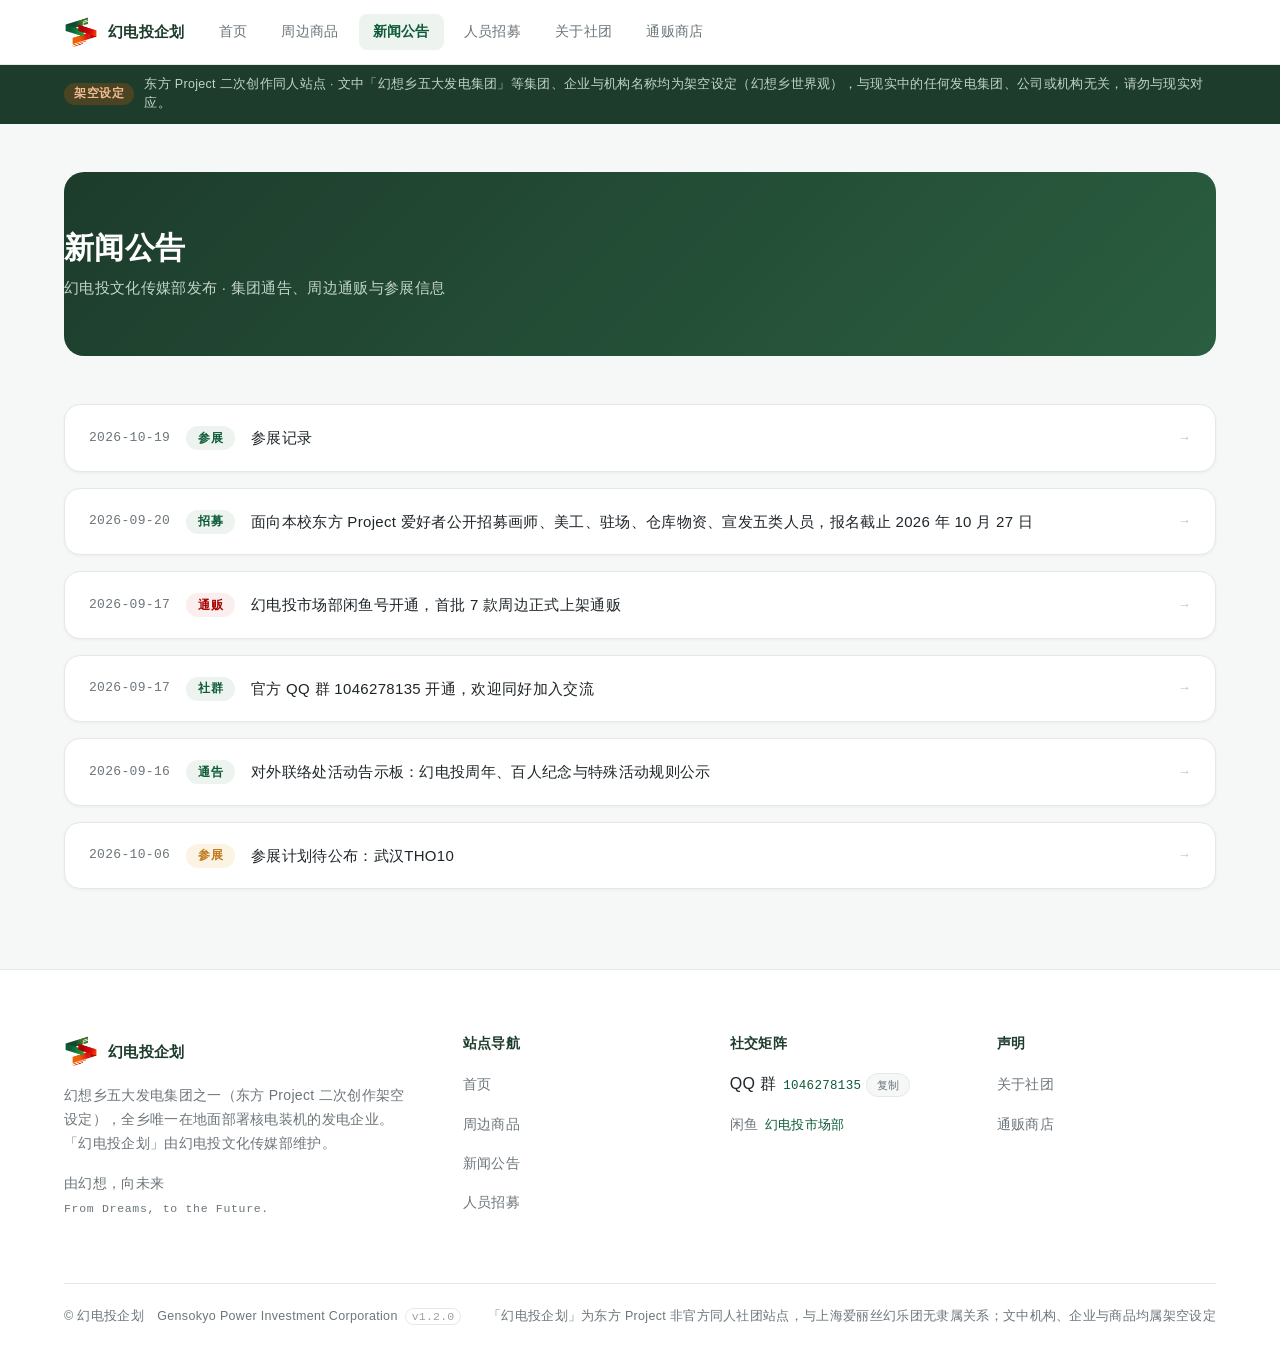
<file: 官网/web-standalone/notice.html>
<!DOCTYPE html>
<html lang="zh-CN">
<head>
<meta charset="UTF-8">
<meta name="viewport" content="width=device-width, initial-scale=1">
<title>新闻公告 | 幻电投企划</title>
<meta name="description" content="幻电投文化传媒部公告中心：集团通告、周边通贩、参展信息与人员招募。">
<meta name="theme-color" content="#0D5A38">
<link rel="icon" href="assets/images/favicon.ico" sizes="any">
<link rel="icon" type="image/png" href="assets/images/favicon.png">
<link rel="stylesheet" href="style.css">
  <script src="static-api.js"></script>
</head>
<body>
<a class="skip-link" href="#main">跳到主内容</a>

<header class="site-header" id="siteHeader">
  <div class="container header-inner">
    <a class="logo" href="index.html">
      <img src="assets/images/favicon.png" alt="" width="34" height="34">
      <span>幻电投企划</span>
    </a>
    <nav class="main-nav" id="mainNav" aria-label="主导航">
      <a href="index.html">首页</a>
      <a href="goods.html">周边商品</a>
      <a href="notice.html" class="is-active">新闻公告</a>
      <a href="recruitment.html">人员招募</a>
      <a href="index.html#about">关于社团</a>
      <a href="index.html#shop">通贩商店</a>
    </nav>
    <div class="header-right">
      <button class="nav-toggle" id="navToggle" aria-label="展开菜单" aria-expanded="false">
        <span></span><span></span><span></span>
      </button>
    </div>
  </div>
</header>

<div class="world-bar">
  <div class="container">
    <span class="wb-tag">架空设定</span>
    <p>文中「幻想乡五大发电集团」等为东方 Project 二次创作架空设定，与现实中的任何发电集团、公司或机构无关。</p>
  </div>
</div>

<main id="main">
  <div class="container" style="padding-top: 48px;">

    <div class="page-hero">
      <h1>新闻公告</h1>
      <p>幻电投文化传媒部发布 · 集团通告、周边通贩与参展信息</p>
    </div>

    <!-- 公告列表 -->
    <div id="noticeListView">
      <div style="display: flex; flex-direction: column; gap: 16px;" id="noticeItems">

        <a href="javascript:void(0)" onclick="showNotice('2026-09-20-a')" class="notice-item" >
          <span class="ni-date">2026-09-20</span>
          <span class="badge badge-green">招募</span>
          <span class="ni-title">面向社会的东方 Project 爱好者开展人员招募</span>
          <span class="ni-go">→</span>
        </a>

        <a href="javascript:void(0)" onclick="showNotice('2026-09-17-a')" class="notice-item" >
          <span class="ni-date">2026-09-17</span>
          <span class="badge badge-red">通贩</span>
          <span class="ni-title">「幻想乡电网」系列周边上架通贩</span>
          <span class="ni-go">→</span>
        </a>

        <a href="javascript:void(0)" onclick="showNotice('2026-09-17-b')" class="notice-item" >
          <span class="ni-date">2026-09-17</span>
          <span class="badge badge-green">社群</span>
          <span class="ni-title">官方 QQ 群开通</span>
          <span class="ni-go">→</span>
        </a>

        <a href="javascript:void(0)" onclick="showNotice('2026-09-16-a')" class="notice-item" >
          <span class="ni-date">2026-09-16</span>
          <span class="badge badge-green">通告</span>
          <span class="ni-title">对外联络处活动告示板</span>
          <span class="ni-go">→</span>
        </a>

        <a href="javascript:void(0)" onclick="showNotice('2026-09-18-b')" class="notice-item" >
          <span class="ni-date">2026-10-06</span>
          <span class="badge badge-gold">参展</span>
          <span class="ni-title">武汉 THO10 参展确认</span>
          <span class="ni-go">→</span>
        </a>

      </div>
    </div>

    <!-- 公告详情（默认隐藏，JS 控制显示） -->
    <div id="noticeDetailView" style="display: none;">
      <div class="notice-detail" id="noticeContent"></div>
    </div>

  </div>
</main>

<footer class="site-footer">
  <div class="container">
    <div class="footer-grid">
      <div class="footer-brand">
        <a class="logo" href="index.html">
          <img src="assets/images/favicon.png" alt="" width="34" height="34">
          <span>幻电投企划</span>
        </a>
        <p>幻想乡五大发电集团之一（东方 Project 二次创作架空设定），全乡唯一在地面部署核电装机的发电企业。</p>
        <p class="footer-slogan">由幻想，向未来<em>From Dreams, to the Future.</em></p>
      </div>
      <div>
        <h4>站点导航</h4>
        <ul>
          <li><a href="index.html">首页</a></li>
          <li><a href="goods.html">周边商品</a></li>
          <li><a href="notice.html">新闻公告</a></li>
          <li><a href="recruitment.html">人员招募</a></li>
        </ul>
      </div>
      <div>
        <h4>社交矩阵</h4>
        <ul>
          <li>QQ 群 <em class="sc-sub">1046278135</em> <button type="button" class="sc-copy" data-copy="1046278135">复制</button></li>
          <li><a href="https://www.goofish.com/personal?userId=4151830427" target="_blank" rel="noopener">闲鱼 <em class="sc-sub">幻电投市场部</em></a></li>
        </ul>
      </div>
      <div>
        <h4>声明</h4>
        <ul>
          <li><a href="index.html#about">关于社团</a></li>
          <li><a href="index.html#shop">通贩商店</a></li>
        </ul>
      </div>
    </div>
    <div class="footer-bottom">
      <span>© 幻电投企划 Gensokyo Power Investment Corporation <em class="site-version" data-site-version></em></span>
      <span>「幻电投企划」为东方 Project 非官方同人社团站点，与上海爱丽丝幻乐团无隶属关系</span>
    </div>
  </div>
</footer>

<script src="assets/site.js"></script>
<script>
// 导航
var navToggle = document.getElementById('navToggle');
var mainNav = document.getElementById('mainNav');
navToggle.addEventListener('click', function () {
  var open = mainNav.classList.toggle('is-open');
  navToggle.setAttribute('aria-expanded', open ? 'true' : 'false');
});
var header = document.getElementById('siteHeader');
window.addEventListener('scroll', function () {
  header.classList.toggle('scrolled', window.scrollY > 10);
}, { passive: true });
document.addEventListener('click', function (e) {
  var btn = e.target.closest ? e.target.closest('[data-copy]') : null;
  if (!btn) return;
  var text = btn.getAttribute('data-copy');
  var done = function () {
    var old = btn.textContent;
    btn.textContent = '已复制';
    btn.classList.add('is-done');
    setTimeout(function () { btn.textContent = old; btn.classList.remove('is-done'); }, 1600);
  };
  if (navigator.clipboard && navigator.clipboard.writeText) {
    navigator.clipboard.writeText(text).then(done, function () { window.prompt('请手动复制：', text); });
  } else {
    window.prompt('请手动复制：', text);
  }
});

var API = '/functions/v1/app';
var notices = {};

function esc(s) { var d = document.createElement('div'); d.textContent = s || ''; return d.innerHTML; }

// 正文里的 **…** 转 <strong>。先 escape 再替换，顺序不能反：
// 反了的话用户写进来的 <script> 会被当成标签执行。
// 与「关于我们」（index.html）、招募页（recruitment.html）同一约定。
function md(s) { return esc(s).replace(/\*\*([^*]+)\*\*/g, '<strong>$1</strong>'); }

function renderBlock(b) {
  if (b.kind === 'h') return '<h3>' + md(b.text) + '</h3>';
  if (b.kind === 'ul') return '<ul>' + (b.items||[]).map(function(t) { return '<li>' + md(t) + '</li>'; }).join('') + '</ul>';
  if (b.kind === 'quote') return '<blockquote>' + md(b.text) + '</blockquote>';
  if (b.kind === 'sign') return '<p class="nd-sign">' + md(b.text) + '</p>';
  return '<p>' + md(b.text) + '</p>';
}

function renderNoticeList(items) {
  var container = document.getElementById('noticeItems');
  if (!items.length) { container.innerHTML = '<p style="text-align:center;color:#888;padding:40px 0">暂时还没有发布任何公告。</p>'; return; }
  container.innerHTML = items.map(function(n) {
    var badgeClass = 'badge-' + (n.style || 'green');
    return '<a href="javascript:void(0)" class="notice-item" onclick="showNotice(\'' + esc(n.id) + '\')">' +
      '<span class="ni-date">' + esc(n.date) + '</span>' +
      '<span class="badge ' + badgeClass + '">' + esc(n.type) + '</span>' +
      '<span class="ni-title">' + esc(n.summary || n.title) + '</span>' +
      '<span class="ni-go">→</span></a>';
  }).join('');
  // hover 效果交给 .notice-item:hover，不再逐个绑事件 —— 原来用内联 style
  // 覆盖，和媒体查询打架。
}

function showNotice(id) {
  var n = notices[id];
  if (!n) {
    fetch(API + '?action=notice&id=' + encodeURIComponent(id))
      .then(function(r) { return r.json(); })
      .then(function(data) {
        if (data.error || !data.id) return;
        notices[data.id] = data;
        renderNoticeDetail(data);
      });
    return;
  }
  renderNoticeDetail(n);
}

function renderNoticeDetail(n) {
  var html = '<a class="nd-back" href="javascript:void(0)" onclick="hideNotice()">← 返回公告列表</a>' +
    '<div class="nd-meta"><span class="nd-date">' + esc(n.date) + '</span><span class="badge badge-' + esc(n.style) + '">' + esc(n.type) + '</span></div>' +
    '<h1>' + esc(n.title) + '</h1>';
  if (n.cover) html += '<div class="nd-cover"><img src="' + esc(n.cover) + '" alt="' + esc(n.title) + '"></div>';
  html += '<div class="nd-body">' + (n.body || []).map(renderBlock).join('') + '</div>';
  document.getElementById('noticeContent').innerHTML = html;
  document.getElementById('noticeListView').style.display = 'none';
  document.getElementById('noticeDetailView').style.display = 'block';
  window.scrollTo({ top: 0, behavior: 'smooth' });
  history.replaceState(null, '', '?id=' + encodeURIComponent(n.id));
}

function hideNotice() {
  document.getElementById('noticeListView').style.display = '';
  document.getElementById('noticeDetailView').style.display = 'none';
  history.replaceState(null, '', 'notice.html');
}

// 从 API 加载公告列表
fetch(API + '?action=notices')
  .then(function(r) { return r.json(); })
  .then(function(data) {
    if (data.ok && data.items) {
      data.items.forEach(function(n) { notices[n.id] = n; });
      renderNoticeList(data.items);
      var params = new URLSearchParams(window.location.search);
      var id = params.get('id');
      if (id) showNotice(id);
    }
  })
  .catch(function() { /* 静态内容作为兜底 */ });
</script>
</body>
</html>
</file>
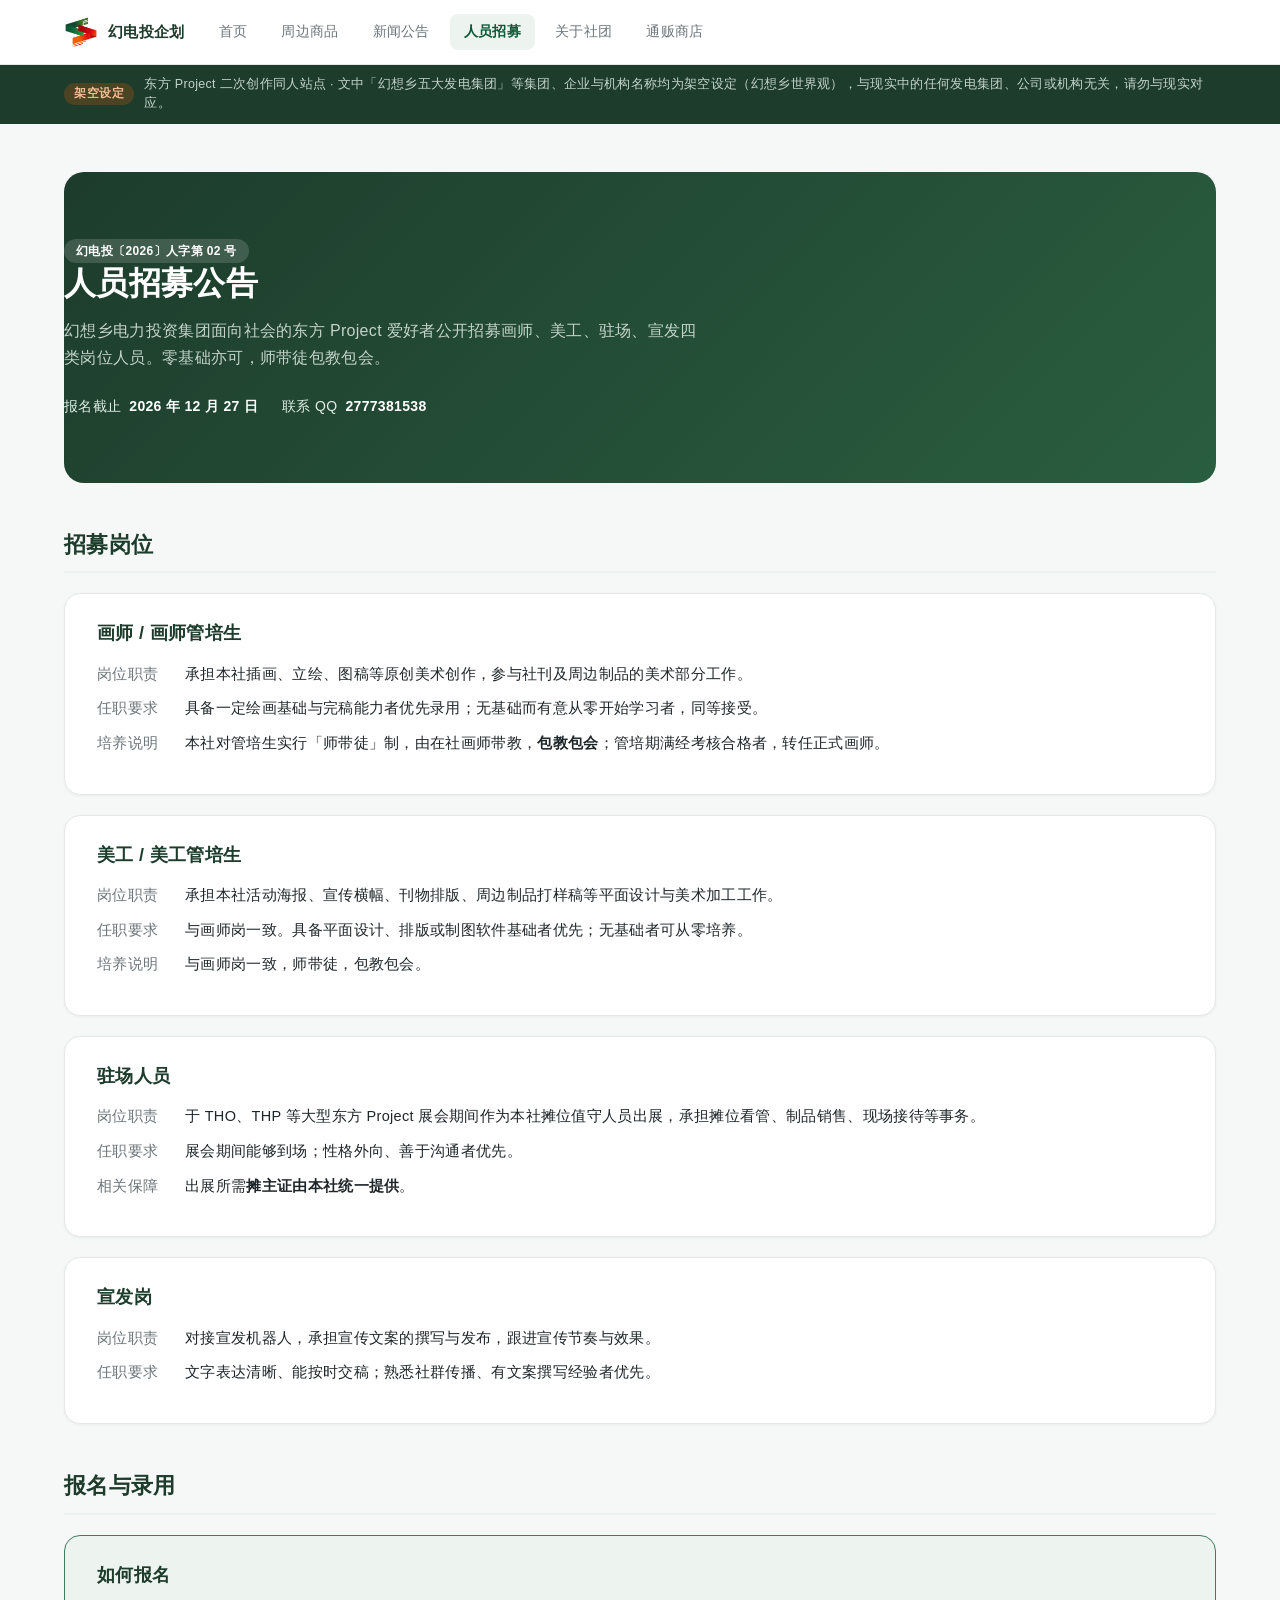
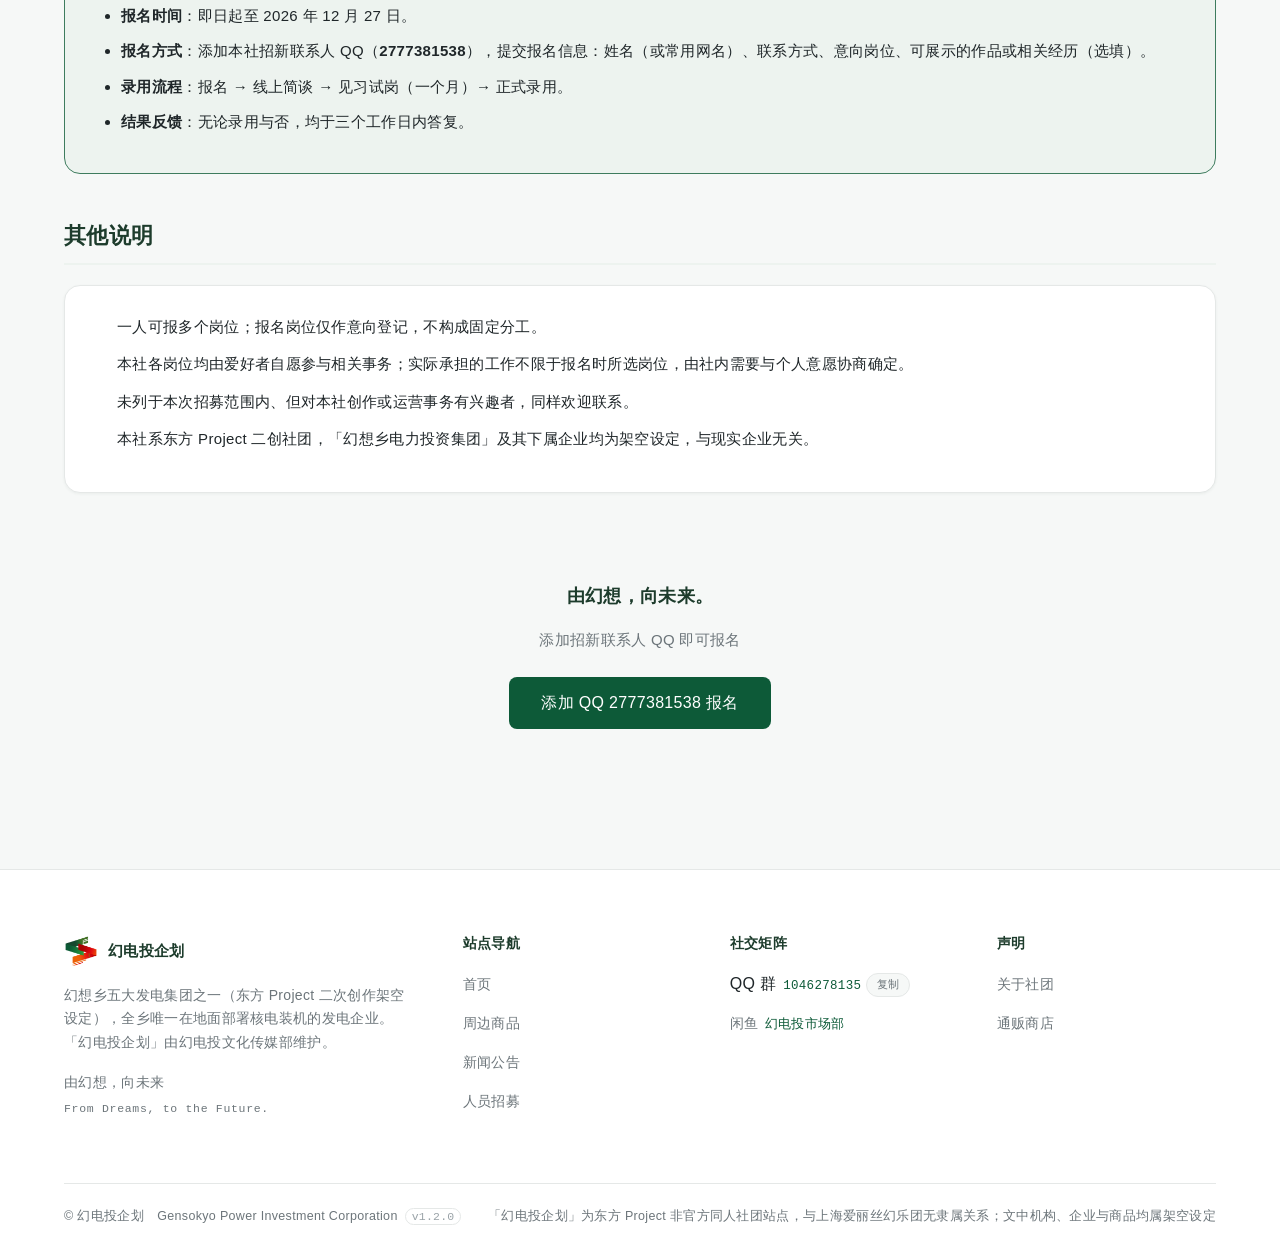
<file: 官网/web-standalone/recruitment.html>
<!DOCTYPE html>
<html lang="zh-CN">
<head>
<meta charset="UTF-8">
<meta name="viewport" content="width=device-width, initial-scale=1">
<title>人员招募 | 幻电投企划</title>
<meta name="description" content="幻想乡电力投资集团面向社会的东方 Project 爱好者开展人员招募：画师、美工、驻场、宣发四类岗位，零基础亦可，师带徒包教包会。">
<meta name="theme-color" content="#0D5A38">
<link rel="icon" href="assets/images/favicon.ico" sizes="any">
<link rel="icon" type="image/png" href="assets/images/favicon.png">
<link rel="stylesheet" href="style.css">
  <script src="static-api.js"></script>
</head>
<body>
<a class="skip-link" href="#main">跳到主内容</a>

<header class="site-header" id="siteHeader">
  <div class="container header-inner">
    <a class="logo" href="index.html">
      <img src="assets/images/favicon.png" alt="" width="34" height="34">
      <span>幻电投企划</span>
    </a>
    <nav class="main-nav" id="mainNav" aria-label="主导航">
      <a href="index.html">首页</a>
      <a href="goods.html">周边商品</a>
      <a href="notice.html">新闻公告</a>
      <a href="recruitment.html" class="is-active">人员招募</a>
      <a href="index.html#about">关于社团</a>
      <a href="index.html#shop">通贩商店</a>
    </nav>
    <div class="header-right">
      <button class="nav-toggle" id="navToggle" aria-label="展开菜单" aria-expanded="false">
        <span></span><span></span><span></span>
      </button>
    </div>
  </div>
</header>

<div class="world-bar">
  <div class="container">
    <span class="wb-tag">架空设定</span>
    <p>文中「幻想乡五大发电集团」等为东方 Project 二次创作架空设定，与现实中的任何发电集团、公司或机构无关。</p>
  </div>
</div>

<main id="main">
  <div class="container" style="padding-top: 48px;">

    <!-- 招募 Hero -->
    <div class="recruit-hero">
      <span class="badge">幻电投〔2026〕人字第 02 号</span>
      <h1>人员招募公告</h1>
      <p>幻想乡电力投资集团面向社会的东方 Project 爱好者公开招募画师、美工、驻场、宣发四类岗位人员。零基础亦可，师带徒包教包会。</p>
      <div class="hero-meta">
        <span>报名截止 <strong>2026 年 12 月 27 日</strong></span>
        <span>联系 QQ <strong>2777381538</strong></span>
      </div>
    </div>

    <!-- 岗位列表 -->
    <div class="recruit-section">
      <h2>招募岗位</h2>

      <div class="job-card">
        <h3>画师 / 画师管培生</h3>
        <div class="job-row"><span class="job-label">岗位职责</span><span class="job-value">承担本社插画、立绘、图稿等原创美术创作，参与社刊及周边制品的美术部分工作。</span></div>
        <div class="job-row"><span class="job-label">任职要求</span><span class="job-value">具备一定绘画基础与完稿能力者优先录用；无基础而有意从零开始学习者，同等接受。</span></div>
        <div class="job-row"><span class="job-label">培养说明</span><span class="job-value">本社对管培生实行「师带徒」制，由在社画师带教，<strong>包教包会</strong>；管培期满经考核合格者，转任正式画师。</span></div>
      </div>

      <div class="job-card">
        <h3>美工 / 美工管培生</h3>
        <div class="job-row"><span class="job-label">岗位职责</span><span class="job-value">承担本社活动海报、宣传横幅、刊物排版、周边制品打样稿等平面设计与美术加工工作。</span></div>
        <div class="job-row"><span class="job-label">任职要求</span><span class="job-value">与画师岗一致。具备平面设计、排版或制图软件基础者优先；无基础者可从零培养。</span></div>
        <div class="job-row"><span class="job-label">培养说明</span><span class="job-value">与画师岗一致，师带徒，包教包会。</span></div>
      </div>

      <div class="job-card">
        <h3>驻场人员</h3>
        <div class="job-row"><span class="job-label">岗位职责</span><span class="job-value">于 THO、THP 等大型东方 Project 展会期间作为本社摊位值守人员出展，承担摊位看管、制品销售、现场接待等事务。</span></div>
        <div class="job-row"><span class="job-label">任职要求</span><span class="job-value">展会期间能够到场；性格外向、善于沟通者优先。</span></div>
        <div class="job-row"><span class="job-label">相关保障</span><span class="job-value">出展所需<strong>摊主证由本社统一提供</strong>。</span></div>
      </div>

      <div class="job-card">
        <h3>宣发岗</h3>
        <div class="job-row"><span class="job-label">岗位职责</span><span class="job-value">对接宣发机器人，承担宣传文案的撰写与发布，跟进宣传节奏与效果。</span></div>
        <div class="job-row"><span class="job-label">任职要求</span><span class="job-value">文字表达清晰、能按时交稿；熟悉社群传播、有文案撰写经验者优先。</span></div>
      </div>
    </div>

    <!-- 报名方式 -->
    <div class="recruit-section">
      <h2>报名与录用</h2>
      <div class="recruit-info">
        <h3>如何报名</h3>
        <ul>
          <li><strong>报名时间</strong>：即日起至 2026 年 12 月 27 日。</li>
          <li><strong>报名方式</strong>：添加本社招新联系人 QQ（<strong>2777381538</strong>），提交报名信息：姓名（或常用网名）、联系方式、意向岗位、可展示的作品或相关经历（选填）。</li>
          <li><strong>录用流程</strong>：报名 → 线上简谈 → 见习试岗（一个月）→ 正式录用。</li>
          <li><strong>结果反馈</strong>：无论录用与否，均于三个工作日内答复。</li>
        </ul>
      </div>
    </div>

    <!-- 其他说明 -->
    <div class="recruit-section">
      <h2>其他说明</h2>
      <div style="background: var(--surface); border: 1px solid var(--border); border-radius: var(--r-lg); padding: 28px 32px; box-shadow: var(--shadow-sm);">
        <ul style="margin-left: 20px;">
          <li style="margin-bottom: 12px; font-size: 15px;">一人可报多个岗位；报名岗位仅作意向登记，不构成固定分工。</li>
          <li style="margin-bottom: 12px; font-size: 15px;">本社各岗位均由爱好者自愿参与相关事务；实际承担的工作不限于报名时所选岗位，由社内需要与个人意愿协商确定。</li>
          <li style="margin-bottom: 12px; font-size: 15px;">未列于本次招募范围内、但对本社创作或运营事务有兴趣者，同样欢迎联系。</li>
          <li style="font-size: 15px;">本社系东方 Project 二创社团，「幻想乡电力投资集团」及其下属企业均为架空设定，与现实企业无关。</li>
        </ul>
      </div>
    </div>

    <!-- CTA -->
    <div style="text-align: center; padding: 40px 0 60px;">
      <p style="font-size: 18px; color: var(--brand-deep); font-weight: 600; margin-bottom: 16px;">由幻想，向未来。</p>
      <p style="color: var(--text-2); font-size: 15px; margin-bottom: 24px;">添加招新联系人 QQ 即可报名</p>
      <a class="btn btn-primary" href="https://qm.qq.com/q/2777381538" target="_blank" rel="noopener" style="height: 52px; font-size: 16px; padding: 0 32px;">
        添加 QQ 2777381538 报名
      </a>
    </div>

  </div>
</main>

<footer class="site-footer">
  <div class="container">
    <div class="footer-grid">
      <div class="footer-brand">
        <a class="logo" href="index.html">
          <img src="assets/images/favicon.png" alt="" width="34" height="34">
          <span>幻电投企划</span>
        </a>
        <p>幻想乡五大发电集团之一（东方 Project 二次创作架空设定），全乡唯一在地面部署核电装机的发电企业。</p>
        <p class="footer-slogan">由幻想，向未来<em>From Dreams, to the Future.</em></p>
      </div>
      <div>
        <h4>站点导航</h4>
        <ul>
          <li><a href="index.html">首页</a></li>
          <li><a href="goods.html">周边商品</a></li>
          <li><a href="notice.html">新闻公告</a></li>
          <li><a href="recruitment.html">人员招募</a></li>
        </ul>
      </div>
      <div>
        <h4>社交矩阵</h4>
        <ul>
          <li>QQ 群 <em class="sc-sub">1046278135</em> <button type="button" class="sc-copy" data-copy="1046278135">复制</button></li>
          <li><a href="https://www.goofish.com/personal?userId=4151830427" target="_blank" rel="noopener">闲鱼 <em class="sc-sub">幻电投市场部</em></a></li>
        </ul>
      </div>
      <div>
        <h4>声明</h4>
        <ul>
          <li><a href="index.html#about">关于社团</a></li>
          <li><a href="index.html#shop">通贩商店</a></li>
        </ul>
      </div>
    </div>
    <div class="footer-bottom">
      <span>© 幻电投企划 Gensokyo Power Investment Corporation <em class="site-version" data-site-version></em></span>
      <span>「幻电投企划」为东方 Project 非官方同人社团站点，与上海爱丽丝幻乐团无隶属关系</span>
    </div>
  </div>
</footer>

<script src="assets/site.js"></script>
<script>
var navToggle = document.getElementById('navToggle');
var mainNav = document.getElementById('mainNav');
navToggle.addEventListener('click', function () {
  var open = mainNav.classList.toggle('is-open');
  navToggle.setAttribute('aria-expanded', open ? 'true' : 'false');
});
var header = document.getElementById('siteHeader');
window.addEventListener('scroll', function () {
  header.classList.toggle('scrolled', window.scrollY > 10);
}, { passive: true });
document.addEventListener('click', function (e) {
  var btn = e.target.closest ? e.target.closest('[data-copy]') : null;
  if (!btn) return;
  var text = btn.getAttribute('data-copy');
  var done = function () {
    var old = btn.textContent;
    btn.textContent = '已复制';
    btn.classList.add('is-done');
    setTimeout(function () { btn.textContent = old; btn.classList.remove('is-done'); }, 1600);
  };
  if (navigator.clipboard && navigator.clipboard.writeText) {
    navigator.clipboard.writeText(text).then(done, function () { window.prompt('请手动复制：', text); });
  } else {
    window.prompt('请手动复制：', text);
  }
});

// ─── 动态加载招募数据（后端 action=recruit）───
// 全部用精确选择器钩住现有 DOM，不新增 id/class；
// 接口挂了 / 没数据时，上面那段静态 HTML 就是兜底内容。
(function () {
  var API = '/functions/v1/app';
  function esc(s) {
    var d = document.createElement('div');
    d.textContent = s == null ? '' : String(s);
    return d.innerHTML;
  }
  // 正文里的 **…** 转 <strong>（与「关于我们」段落同一约定）
  function md(s) {
    return esc(s).replace(/\*\*([^*]+)\*\*/g, '<strong>$1</strong>');
  }

  fetch(API + '?action=recruit')
    .then(function (r) { return r.json(); })
    .then(function (data) {
      var d = data && data.recruit;
      if (!data || !data.ok || !d) return;

      // ── 招募 Hero ──
      var hero = document.querySelector('.recruit-hero');
      if (hero) {
        var badge = hero.querySelector('.badge');
        if (badge && d.badge) badge.textContent = d.badge;
        var h1 = hero.querySelector('h1');
        if (h1 && d.title) h1.textContent = d.title;
        var intro = hero.querySelector('p');
        if (intro && d.intro) intro.textContent = d.intro;
        var meta = hero.querySelector('.hero-meta');
        if (meta && (d.deadline || d.contact_qq)) {
          var html = '';
          if (d.deadline) html += '<span>报名截止 <strong>' + esc(d.deadline) + '</strong></span>';
          if (d.contact_qq) html += '<span>联系 QQ <strong>' + esc(d.contact_qq) + '</strong></span>';
          meta.innerHTML = html;
        }
      }

      // 三个 .recruit-section 依次是：招募岗位 / 报名与录用 / 其他说明
      var sections = document.querySelectorAll('main .container .recruit-section');

      // ── 岗位卡片 ──
      if (sections[0] && Array.isArray(d.jobs) && d.jobs.length) {
        var sec = sections[0];
        Array.prototype.slice.call(sec.querySelectorAll('.job-card')).forEach(function (n) {
          n.parentNode.removeChild(n);
        });
        d.jobs.forEach(function (j) {
          var card = document.createElement('div');
          card.className = 'job-card';
          card.innerHTML = '<h3>' + esc(j.title) + '</h3>' +
            (j.rows || []).map(function (row) {
              return '<div class="job-row"><span class="job-label">' + esc(row.label) +
                '</span><span class="job-value">' + md(row.value) + '</span></div>';
            }).join('');
          sec.appendChild(card);
        });
      }

      // ── 如何报名 ──
      if (sections[1] && Array.isArray(d.how_items) && d.how_items.length) {
        var ul = sections[1].querySelector('ul');
        if (ul) ul.innerHTML = d.how_items.map(function (t) { return '<li>' + md(t) + '</li>'; }).join('');
      }

      // ── 其他说明 ──
      if (sections[2] && Array.isArray(d.notes) && d.notes.length) {
        var ul2 = sections[2].querySelector('ul');
        if (ul2) {
          ul2.innerHTML = d.notes.map(function (t) {
            return '<li style="margin-bottom: 12px; font-size: 15px;">' + md(t) + '</li>';
          }).join('');
        }
      }

      // ── 底部报名 CTA ──
      var cta = document.querySelector('main .container > div:last-child');
      if (cta) {
        var ps = cta.querySelectorAll('p');
        if (ps[0] && d.cta_slogan) ps[0].textContent = d.cta_slogan;
        if (ps[1] && d.cta_text) ps[1].textContent = d.cta_text;
        var a = cta.querySelector('a');
        if (a) {
          if (d.contact_url) a.href = d.contact_url;
          if (d.cta_button) a.textContent = d.cta_button;
        }
      }
    })
    .catch(function () { /* 静态内容兜底 */ });
})();
</script>
</body>
</html>
</file>
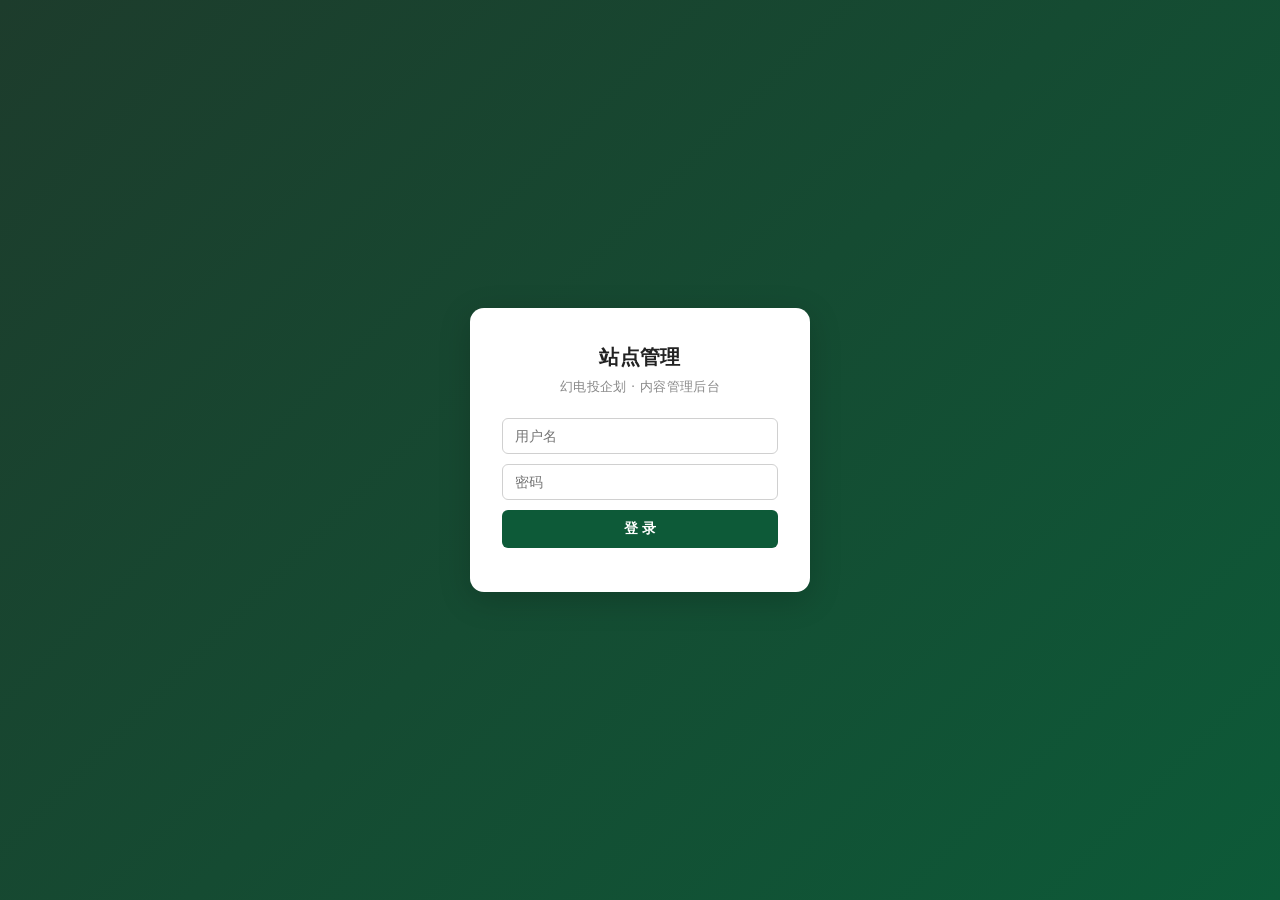
<file: 官网/web/admin.html>
<!DOCTYPE html>
<html lang="zh-CN">
<head>
<meta charset="UTF-8">
<meta name="viewport" content="width=device-width, initial-scale=1">
<title>站点管理 · 幻电投企划</title>
<link rel="stylesheet" href="style.css">
<style>
:root { --admin-bg: #f5f6f8; --admin-sidebar: #1D3C2C; --admin-card: #fff; }
* { box-sizing: border-box; }
body { margin: 0; font-family: system-ui, -apple-system, "Segoe UI", sans-serif; background: var(--admin-bg); color: #222; }
.admin-wrap { display: flex; min-height: 100vh; }
.admin-sidebar { width: 220px; background: var(--admin-sidebar); color: #fff; padding: 20px 0; flex-shrink: 0; }
.admin-sidebar h2 { font-size: 15px; padding: 0 20px 16px; margin: 0; border-bottom: 1px solid rgba(255,255,255,.12); }
/* 侧栏版本号：跟站点同源（web/version.json），后台改完顺手就能核对线上版本 */
.admin-ver { display: block; margin-top: 4px; font-style: normal; font-weight: 400; font-size: 11px; letter-spacing: .03em; color: rgba(255,255,255,.45); font-family: var(--mono, ui-monospace, Consolas, monospace); }
.admin-ver:empty { display: none; }
.admin-sidebar nav a { display: block; padding: 10px 20px; color: rgba(255,255,255,.78); text-decoration: none; font-size: 14px; border-left: 3px solid transparent; transition: .15s; }
.admin-sidebar nav a:hover, .admin-sidebar nav a.is-active { background: rgba(255,255,255,.08); color: #fff; border-left-color: #4CAF50; }
.admin-main { flex: 1; padding: 24px 32px; overflow-y: auto; }
.admin-main h1 { font-size: 22px; margin: 0 0 20px; }
.admin-card { background: var(--admin-card); border-radius: 10px; padding: 20px 24px; margin-bottom: 16px; box-shadow: 0 1px 3px rgba(0,0,0,.06); }
.admin-card h3 { margin: 0 0 12px; font-size: 16px; }
.form-row { display: flex; gap: 12px; margin-bottom: 10px; align-items: center; }
.form-row label { width: 100px; font-size: 13px; color: #555; flex-shrink: 0; text-align: right; }
.form-row input, .form-row textarea, .form-row select { flex: 1; padding: 7px 10px; border: 1px solid #d0d0d0; border-radius: 6px; font-size: 13.5px; font-family: inherit; }
.form-row textarea { min-height: 80px; resize: vertical; }
.form-row input:focus, .form-row textarea:focus { outline: none; border-color: var(--brand-green); box-shadow: 0 0 0 2px rgba(13,90,56,.1); }
/* 权限勾选：两列铺开，一屏看完 11 个页面，不用滚动 */
.perm-grid { flex: 1; display: grid; grid-template-columns: repeat(2, minmax(0, 1fr)); gap: 6px 14px; }
.perm-item { display: flex; align-items: center; gap: 6px; font-size: 13.5px; color: #333; cursor: pointer; user-select: none; }
.perm-item input { flex: none; width: 15px; height: 15px; margin: 0; accent-color: var(--brand-green); cursor: pointer; }
.perm-item.is-locked { color: #999; cursor: default; }
.btn-row { display: flex; gap: 8px; margin-top: 14px; justify-content: flex-end; }
.btn-save { padding: 7px 20px; background: var(--brand-green); color: #fff; border: none; border-radius: 6px; font-size: 13.5px; cursor: pointer; font-weight: 600; }
.btn-save:hover { opacity: .9; }
.btn-save:disabled { opacity: .5; cursor: not-allowed; }
.btn-del { padding: 7px 16px; background: #e53935; color: #fff; border: none; border-radius: 6px; font-size: 13px; cursor: pointer; }
.btn-del:hover { opacity: .9; }
.btn-add { padding: 7px 16px; background: #fff; color: var(--brand-green); border: 1.5px solid var(--brand-green); border-radius: 6px; font-size: 13px; cursor: pointer; font-weight: 600; }
.btn-add:hover { background: var(--tint-green); }
.item-list { display: flex; flex-direction: column; gap: 8px; }
.item-row { display: flex; align-items: center; gap: 10px; padding: 8px 12px; background: #f8f9fa; border-radius: 6px; font-size: 13px; }
.item-row .item-title { flex: 1; font-weight: 500; }
.item-row .item-meta { color: #888; font-size: 12px; }
.item-row button { padding: 4px 10px; font-size: 12px; border-radius: 4px; border: none; cursor: pointer; }
.item-row .btn-edit { background: #e8f5e9; color: #2e7d32; }
.item-row .btn-rm { background: #ffebee; color: #c62828; }

/* 商品展示状态（在售 / 售罄 / 下架） */
.st-pill {
  display: inline-block; flex: none; padding: 2px 8px; border-radius: 999px;
  font-size: 11.5px; font-weight: 700; letter-spacing: .02em; line-height: 1.7;
}
.st-on_sale { background: #e8f5e9; color: #2e7d32; }
.st-sold_out { background: #fff3e0; color: #b26a00; }
.st-off_shelf { background: #eceff1; color: #607d8b; }
.st-select {
  flex: none; padding: 4px 6px; font-size: 12px; border-radius: 4px;
  border: 1px solid #d0d0d0; background: #fff; cursor: pointer;
}

/* 首页商品精选 */
.hg-list { display: flex; flex-direction: column; gap: 6px; }
.hg-row {
  display: flex; align-items: center; gap: 8px;
  padding: 6px 10px; background: #f8f9fa; border-radius: 6px; font-size: 13px;
}
.hg-row.is-rest { background: #fbfbfb; }
.hg-no {
  flex: none; width: 22px; text-align: center; font-size: 12px;
  color: #888; font-family: var(--mono);
}
.hg-name { flex: 1; font-weight: 500; overflow: hidden; text-overflow: ellipsis; white-space: nowrap; }
.hg-btn {
  flex: none; padding: 3px 8px; font-size: 12px; border-radius: 4px;
  border: 1px solid #d0d0d0; background: #fff; cursor: pointer; color: #444;
}
.hg-btn:hover { background: #eef3f0; border-color: #b9c9c0; }
.hg-on { color: #2e7d32; border-color: #b7dcc0; }
.hg-off { color: #c62828; border-color: #f0c4c4; }
.status-msg { padding: 10px 14px; border-radius: 6px; font-size: 13px; margin-bottom: 12px; }
.status-msg.ok { background: #e8f5e9; color: #2e7d32; }
.status-msg.err { background: #ffebee; color: #c62828; }
.status-msg.info { background: #e3f2fd; color: #1565c0; }
.status-tail { display: block; margin-top: 4px; font-size: 12px; opacity: .78; }
.login-wrap { display: flex; align-items: center; justify-content: center; min-height: 100vh; background: linear-gradient(135deg, #1D3C2C 0%, #0D5A38 100%); }
.login-box { background: #fff; padding: 36px 32px; border-radius: 14px; width: 340px; box-shadow: 0 8px 32px rgba(0,0,0,.18); }
.login-box h1 { font-size: 20px; margin: 0 0 6px; text-align: center; }
.login-box p { font-size: 13px; color: #888; text-align: center; margin: 0 0 20px; }
.login-box input { width: 100%; padding: 9px 12px; border: 1px solid #d0d0d0; border-radius: 6px; font-size: 14px; margin-bottom: 10px; }
.login-box button { width: 100%; padding: 10px; background: var(--brand-green); color: #fff; border: none; border-radius: 6px; font-size: 14px; font-weight: 600; cursor: pointer; }
.login-box button:hover { opacity: .9; }
.login-err { color: #c62828; font-size: 12px; text-align: center; margin-top: 8px; }
.env-hint { margin-top: 14px; padding: 10px 12px; border-radius: 6px; background: #fff4e5; border: 1px solid #f0c36d; color: #8a5a00; font-size: 12px; line-height: 1.75; text-align: left; }
.env-hint code { background: rgba(0,0,0,.07); padding: 1px 4px; border-radius: 3px; font-size: 11px; word-break: break-all; }
.env-hint b { color: #6d4600; }
.tab-panel { display: none; }
.tab-panel.is-active { display: block; }
.json-block { background: #f5f5f5; border: 1px solid #e0e0e0; border-radius: 6px; padding: 10px; font-family: "Cascadia Code", monospace; font-size: 12px; max-height: 200px; overflow: auto; white-space: pre-wrap; word-break: break-all; }
.img-preview { max-width: 120px; max-height: 80px; border-radius: 4px; border: 1px solid #e0e0e0; }
.upload-zone { border: 2px dashed #ccc; border-radius: 8px; padding: 16px; text-align: center; cursor: pointer; transition: .15s; }
.upload-zone:hover { border-color: var(--brand-green); background: rgba(13,90,56,.03); }
.upload-zone input { display: none; }
.block-editor { border: 1px solid #e0e0e0; border-radius: 8px; padding: 12px; margin-bottom: 8px; background: #fafafa; }
.block-editor .block-type { font-size: 12px; color: #888; margin-bottom: 6px; }
.block-editor textarea { width: 100%; min-height: 60px; padding: 6px 8px; border: 1px solid #d0d0d0; border-radius: 4px; font-size: 13px; font-family: inherit; resize: vertical; }
.block-actions { display: flex; gap: 6px; margin-top: 6px; }
.block-actions button { padding: 3px 8px; font-size: 11px; border-radius: 3px; border: none; cursor: pointer; }
@media (max-width: 768px) {
  .admin-wrap { flex-direction: column; }
  .admin-sidebar { width: 100%; padding: 12px 0; }
  .admin-sidebar nav { display: flex; overflow-x: auto; }
  .admin-sidebar nav a { white-space: nowrap; border-left: none; border-bottom: 3px solid transparent; padding: 8px 14px; }
  .admin-sidebar nav a.is-active { border-bottom-color: #4CAF50; }
  .admin-main { padding: 16px; }
  .form-row { flex-direction: column; align-items: stretch; }
  .form-row label { width: auto; text-align: left; }
}
</style>
</head>
<body>

<div id="loginView" class="login-wrap">
  <div class="login-box">
    <h1>站点管理</h1>
    <p>幻电投企划 · 内容管理后台</p>
    <input type="text" id="loginUser" placeholder="用户名" autocomplete="username">
    <input type="password" id="loginPass" placeholder="密码" autocomplete="current-password">
    <button onclick="doLogin()">登 录</button>
    <div class="login-err" id="loginErr"></div>
    <div class="env-hint" id="envHint" hidden></div>
  </div>
</div>

<div id="adminView" class="admin-wrap" style="display:none">
  <aside class="admin-sidebar">
    <h2>幻电投 · 管理<em class="admin-ver" data-site-version></em></h2>
    <nav id="sideNav">
      <a href="#" data-tab="dashboard" class="is-active">仪表盘</a>
      <!-- data-perm 与后端 PERM_DOMAINS 一一对应。少一个 → 点得进去、保存 403 -->
      <a href="#" data-tab="settings" data-perm="settings">站点设置</a>
      <a href="#" data-tab="hero" data-perm="hero">首页横幅</a>
      <a href="#" data-tab="notices" data-perm="notices">新闻公告</a>
      <a href="#" data-tab="brands" data-perm="brands">品牌集群</a>
      <a href="#" data-tab="goods" data-perm="goods">周边商品</a>
      <a href="#" data-tab="shop" data-perm="shop">通贩商店</a>
      <a href="#" data-tab="event" data-perm="event">参展活动</a>
      <a href="#" data-tab="recruit" data-perm="recruit">人员招募</a>
      <a href="#" data-tab="social" data-perm="social">社交链接</a>
      <a href="#" data-tab="about" data-perm="about">关于我们</a>
      <a href="#" data-tab="images" data-perm="images">图片管理</a>
      <a href="#" data-tab="account">我的账户</a>
      <!-- 以下两项主催专属 -->
      <a href="#" data-tab="seed" id="nav-seed" style="display:none">数据迁移</a>
      <a href="#" data-tab="users" id="nav-users" style="display:none">账户管理</a>
    </nav>
    <div style="padding:16px 20px;border-top:1px solid rgba(255,255,255,.12);margin-top:auto;font-size:12px;color:rgba(255,255,255,.5)">
      <span id="userInfo">未登录</span>
    </div>
  </aside>
  <main class="admin-main">
    <div id="statusBar"></div>

    <!-- Dashboard -->
    <div class="tab-panel is-active" id="tab-dashboard">
      <h1>仪表盘</h1>
      <div class="admin-card">
        <h3>数据概览</h3>
        <div id="dashStats">加载中…</div>
      </div>
      <div class="admin-card">
        <h3>快捷操作</h3>
        <p style="font-size:13px;color:#666">
          <a href="index.html" target="_blank">查看前台首页 →</a>
        </p>
        <button class="btn-add" onclick="loadAll()">刷新全部数据</button>
        <button class="btn-del" style="margin-left:8px" onclick="doLogout()">退出登录</button>
      </div>
    </div>

    <!-- Settings -->
    <div class="tab-panel" id="tab-settings">
      <h1>站点设置</h1>
      <div class="admin-card" id="settingsForm">加载中…</div>
    </div>

    <!-- Hero -->
    <div class="tab-panel" id="tab-hero">
      <h1>首页横幅</h1>
      <div class="admin-card" id="heroForm">加载中…</div>
    </div>

    <!-- Notices -->
    <div class="tab-panel" id="tab-notices">
      <h1>新闻公告</h1>
      <div class="admin-card">
        <div style="display:flex;justify-content:space-between;align-items:center;margin-bottom:12px">
          <h3 style="margin:0">公告列表</h3>
          <button class="btn-add" onclick="newNotice()">+ 新建公告</button>
        </div>
        <div class="item-list" id="noticesList">加载中…</div>
      </div>
      <div class="admin-card" id="noticeEditor" style="display:none"></div>
    </div>

    <!-- Brands -->
    <div class="tab-panel" id="tab-brands">
      <h1>品牌集群</h1>
      <div class="admin-card">
        <div style="display:flex;justify-content:space-between;align-items:center;margin-bottom:12px">
          <h3 style="margin:0">品牌列表</h3>
          <button class="btn-add" onclick="newBrand()">+ 新建品牌</button>
        </div>
        <div class="item-list" id="brandsList">加载中…</div>
      </div>
      <div class="admin-card" id="brandEditor" style="display:none"></div>
    </div>

    <!-- Goods -->
    <div class="tab-panel" id="tab-goods">
      <h1>周边商品</h1>
      <div class="admin-card">
        <div style="display:flex;justify-content:space-between;align-items:center;margin-bottom:12px">
          <h3 style="margin:0">商品列表</h3>
          <button class="btn-add" onclick="newGood()">+ 新建商品</button>
        </div>
        <div class="item-list" id="goodsList">加载中…</div>
      </div>
      <div class="admin-card" id="homeGoodsCard" style="display:none"></div>
      <div class="admin-card" id="goodEditor" style="display:none"></div>
      <div class="admin-card" id="goodsBlockForm" style="display:none"></div>
    </div>

    <!-- Shop -->
    <div class="tab-panel" id="tab-shop">
      <h1>通贩商店</h1>
      <div class="admin-card" id="shopForm">加载中…</div>
    </div>

    <!-- Event -->
    <div class="tab-panel" id="tab-event">
      <h1>参展活动</h1>
      <div class="admin-card" id="eventForm">加载中…</div>
    </div>

    <!-- Recruit -->
    <div class="tab-panel" id="tab-recruit">
      <h1>人员招募</h1>
      <div class="admin-card" id="recruitForm">加载中…</div>
    </div>

    <!-- Social -->
    <div class="tab-panel" id="tab-social">
      <h1>社交链接</h1>
      <div class="admin-card" id="socialForm">加载中…</div>
    </div>

    <!-- About -->
    <div class="tab-panel" id="tab-about">
      <h1>关于我们</h1>
      <div class="admin-card" id="aboutForm">加载中…</div>
    </div>

    <!-- Images -->
    <div class="tab-panel" id="tab-images">
      <h1>图片管理</h1>
      <div class="admin-card">
        <h3>上传图片</h3>
        <div class="upload-zone" id="uploadZone" onclick="document.getElementById('fileInput').click()">
          <input type="file" id="fileInput" accept="image/*" onchange="uploadFile(this.files[0]); this.value=''">
          <p style="margin:0;font-size:14px;color:#888">点击选择图片上传</p>
          <p style="margin:4px 0 0;font-size:12px;color:#aaa">JPG / PNG / WebP / GIF · 原图上限 20MB · 自动转成 WebP 后存进 assets/images</p>
        </div>
        <div id="uploadResult" style="margin-top:10px"></div>
      </div>
      <div class="admin-card">
        <h3>图库 · assets/images</h3>
        <div id="imagesList">
          <p style="color:#888;font-size:13px">加载中…</p>
        </div>
      </div>
    </div>

    <!-- Seed -->
    <div class="tab-panel" id="tab-seed">
      <h1>数据迁移</h1>
      <div class="admin-card">
        <h3>从 content.json 导入</h3>
        <p style="font-size:13px;color:#666">将现有 content.json 的数据写入数据库。此操作会覆盖已有数据。</p>
        <div class="form-row">
          <label>JSON 文件</label>
          <input type="file" id="seedFile" accept=".json">
        </div>
        <div class="btn-row">
          <button class="btn-save" onclick="doSeed()">开始导入</button>
        </div>
        <div id="seedResult" style="margin-top:10px"></div>
      </div>
    </div>

    <!-- 我的账户（所有账号都能进） -->
    <div class="tab-panel" id="tab-account">
      <h1>我的账户</h1>

      <div class="admin-card">
        <h3>账户名</h3>
        <p style="font-size:13px;color:#666">改的是你自己的登录名，改完不用重新登录。需要验证当前密码——后台常在公用电脑上开着不登出，只凭登录态就能改名的话，别人可以先把名字改掉再登录。</p>
        <div class="form-row"><label>当前账户名</label><span id="acctName" style="font-weight:600"></span></div>
        <div class="form-row"><label>新账户名</label><input type="text" id="acctNewName" placeholder="英文、数字、下划线，2-32 位" autocomplete="username"></div>
        <div class="form-row"><label>当前密码</label><input type="password" id="acctPwd" placeholder="仅用于验证，不会保存" autocomplete="current-password"></div>
        <div class="btn-row">
          <span id="acctMsg" style="flex:1;font-size:13px"></span>
          <button class="btn-save" onclick="doRenameSelf()">保存账户名</button>
        </div>
      </div>

      <div class="admin-card">
        <h3>修改密码</h3>
        <p style="font-size:13px;color:#666">所有账号都可以修改自己的登录密码。</p>
        <div class="form-row"><label>当前密码</label><input type="password" id="pwdOld" placeholder="输入当前密码"></div>
        <div class="form-row"><label>新密码</label><input type="password" id="pwdNew" placeholder="至少 6 位"></div>
        <div class="form-row"><label>确认密码</label><input type="password" id="pwdConfirm" placeholder="再次输入新密码"></div>
        <div class="btn-row">
          <span id="pwdMsg" style="flex:1;font-size:13px"></span>
          <button class="btn-save" onclick="doChangePassword()">保存新密码</button>
        </div>
      </div>
    </div>

    <!-- 账户管理（主催专属） -->
    <div class="tab-panel" id="tab-users">
      <h1>账户管理</h1>

      <div class="admin-card" id="organizerPanel">
        <div style="display:flex;justify-content:space-between;align-items:center;margin-bottom:12px">
          <h3 style="margin:0">管理员账户</h3>
          <button class="btn-add" onclick="toggleCreateUser()">+ 创建管理员</button>
        </div>
        <p style="font-size:13px;color:#666;margin:0 0 12px">勾选哪些页面，这个账号登录后就只看得见、也只改得了那几页。主催不受限制，永远全权。</p>
        <div class="item-list" id="usersList">加载中…</div>
      </div>

      <div class="admin-card" id="createUserCard" style="display:none">
        <h3>创建新管理员</h3>
        <div class="form-row"><label>用户名</label><input type="text" id="newUsername" placeholder="英文、数字、下划线，2-32 位"></div>
        <div class="form-row"><label>初始密码</label><input type="password" id="newPassword" placeholder="至少 6 位"></div>
        <div class="form-row" style="align-items:flex-start"><label>可编辑页面</label><div class="perm-grid" id="newUserPerms"></div></div>
        <div class="btn-row">
          <span id="createUserMsg" style="flex:1;font-size:13px"></span>
          <button class="btn-add" onclick="cancelCreateUser()">取消</button>
          <button class="btn-save" onclick="doCreateUser()">创建</button>
        </div>
      </div>

      <div class="admin-card" id="editUserCard" style="display:none">
        <h3>编辑账户 <span id="editUserWho" style="font-weight:400;font-size:13px;color:#666"></span></h3>
        <div class="form-row"><label>用户名</label><input type="text" id="editUsername" placeholder="英文、数字、下划线，2-32 位"></div>
        <div class="form-row" style="align-items:flex-start"><label>可编辑页面</label><div class="perm-grid" id="editUserPerms"></div></div>
        <p id="editUserHint" style="font-size:12.5px;color:#8a6d3b;margin:0 0 8px"></p>
        <div class="btn-row">
          <span id="editUserMsg" style="flex:1;font-size:13px"></span>
          <button class="btn-add" onclick="cancelEditUser()">取消</button>
          <button class="btn-save" onclick="doUpdateUser()">保存</button>
        </div>
      </div>
    </div>

  </main>
</div>

<script>
const API = '/functions/v1/app';
let siteData = {};

// ─── 站点版本 ───
// 与前台页脚、X-GPIC-Version 响应头同源（web/version.json）。
// 单独读静态文件而不是走接口：接口挂了也要能看见后台跑的是哪一版。
fetch('version.json', { cache: 'no-store' })
  .then((r) => (r.ok ? r.json() : null))
  .then((v) => {
    if (!v || !v.version) return;
    document.querySelectorAll('[data-site-version]').forEach((el) => {
      el.textContent = 'v' + v.version;
      el.title = (v.name || '') + (v.released ? ' · ' + v.released : '');
    });
  })
  .catch(() => { /* 取不到就不显示 */ });

// ─── Auth ───
let currentUser = null;

// ─── 权限域 ───
// 与后端 PERM_DOMAINS、侧栏 data-perm 三处必须一致。
// 顺序照后台侧栏排：勾选面板与导航看着是同一个顺序，找起来不费劲。
const PERM_LABELS = {
  settings: '站点设置', hero: '首页横幅', notices: '新闻公告', brands: '品牌集群',
  goods: '周边商品', shop: '通贩商店', event: '参展活动', recruit: '人员招募',
  social: '社交链接', about: '关于我们', images: '图片管理',
};
const PERM_ORDER = Object.keys(PERM_LABELS);

function allPermsObj() {
  const all = {};
  for (const d of PERM_ORDER) all[d] = 'write';
  return all;
}

/** 我实际拥有的权限。主催永远全开，所以统一在这里补全，别处不用再判断角色 */
function myPerms() {
  if (!currentUser) return {};
  if (currentUser.role === 'organizer') return allPermsObj();
  return currentUser.perms || {};
}

function canSee(domain) { return !!myPerms()[domain]; }

/** 造一组权限勾选框。names 里列出的域按 PERM_ORDER 顺序铺开 */
function permGridHtml(checked, { disabled = false } = {}) {
  const mine = checked || {};
  return PERM_ORDER.map((d) =>
    '<label class="perm-item' + (disabled ? ' is-locked' : '') + '">' +
      '<input type="checkbox" value="' + d + '"' +
        (mine[d] ? ' checked' : '') +
        (disabled ? ' disabled' : '') + '>' +
      '<span>' + PERM_LABELS[d] + '</span>' +
    '</label>'
  ).join('');
}

/** 把容器里勾上的域读成 {notices:'write'}，与后端 cleanPerms 的预期一致 */
function readPermGrid(container) {
  const out = {};
  if (!container) return out;
  container.querySelectorAll('input[type="checkbox"]').forEach((box) => {
    if (box.checked) out[box.value] = 'write';
  });
  return out;
}

// ─── 运行环境自检 ───
// 直接双击本文件打开时是 file:// 协议，接口路径 /functions/v1/app 会被解析到本地
// 文件系统上并不存在的位置，登录必然失败。这里提前把原因说清楚，免得以为账号坏了。
(function checkEnvironment() {
  if (location.protocol !== 'file:') return;
  const hint = document.getElementById('envHint');
  if (!hint) return;
  hint.hidden = false;
  hint.innerHTML =
    '<b>这个页面不能靠双击打开。</b><br>'
    + '你现在是 <code>file://</code> 打开的本地文件，后台要访问的接口 <code>/functions/v1/app</code> '
    + '在本地文件里并不存在，所以怎么登都不会成功。<br>'
    + '请先双击 <b>启动自持站.bat</b> 把服务跑起来，再改从下面这个地址进：<br>'
    + '<code>http://127.0.0.1:4321/admin.html</code>';
  const btn = document.querySelector('.login-box button');
  if (btn) { btn.disabled = true; btn.style.opacity = '.45'; btn.style.cursor = 'not-allowed'; }
})();

async function doLogin() {
  const u = document.getElementById('loginUser').value.trim();
  const p = document.getElementById('loginPass').value;
  const errEl = document.getElementById('loginErr');
  errEl.textContent = '';
  if (!u || !p) { errEl.textContent = '请输入用户名和密码'; return; }
  try {
    const res = await fetch(API + '?action=login', {
      method: 'POST',
      headers: { 'Content-Type': 'application/json', 'Origin': location.origin },
      body: JSON.stringify({ username: u, password: p }),
    });
    const data = await res.json();
    if (data.error) {
      if (data.error === 'invalid_credentials') { errEl.textContent = '用户名或密码错误'; return; }
      // 连续输错会被临时锁定，得把「还有多久」说清楚，否则用户只会一直重试
      if (data.error === 'too_many_attempts') {
        const mins = Math.max(1, Math.ceil((data.retry_after || 0) / 60));
        errEl.textContent = '失败次数太多，已临时锁定，请 ' + mins + ' 分钟后再试';
        return;
      }
      errEl.textContent = data.error;
      return;
    }
    currentUser = data.user;
    sessionStorage.setItem('gpic_user', JSON.stringify(data.user));
    if (data.session_id) sessionStorage.setItem('gpic_session_id', data.session_id);
    applyRoleUI();
    showAdmin();
  } catch { errEl.textContent = '连不上后台服务。请确认运行服务的窗口还开着；从别的设备访问就检查地址和网络是否通。'; }
}

async function doLogout() {
  try {
    await fetch(API + '?action=logout', { method: 'POST', headers: sessionHeaders({ 'Origin': location.origin }) });
  } catch {}
  sessionStorage.removeItem('gpic_user');
  sessionStorage.removeItem('gpic_session_id');
  currentUser = null;
  location.reload();
}

function showAdmin() {
  document.getElementById('loginView').style.display = 'none';
  document.getElementById('adminView').style.display = 'flex';
  loadAll();
}

function applyRoleUI() {
  const isOrg = currentUser && currentUser.role === 'organizer';

  // 侧栏：带 data-perm 的按权限显隐，主催全开。
  // 隐藏只是第一层——真正的边界在后端，没权限的写接口一律 403。
  document.querySelectorAll('#sideNav a[data-perm]').forEach((a) => {
    a.style.display = isOrg || canSee(a.dataset.perm) ? '' : 'none';
  });

  // 主催专属：数据迁移会覆盖全站内容，账户管理能改别人密码，都不给普通管理员
  ['nav-seed', 'nav-users'].forEach((id) => {
    const el = document.getElementById(id);
    if (el) el.style.display = isOrg ? '' : 'none';
  });

  // 万一当前停在被隐藏的页（比如权限刚被主催收回），退回仪表盘，
  // 不要把人留在空面板上还以为后台坏了
  const active = document.querySelector('#sideNav a.is-active');
  if (active && active.style.display === 'none') {
    document.querySelectorAll('#sideNav a').forEach((x) => x.classList.remove('is-active'));
    document.querySelectorAll('.tab-panel').forEach((p) => p.classList.remove('is-active'));
    const dash = document.querySelector('#sideNav a[data-tab="dashboard"]');
    if (dash) dash.classList.add('is-active');
    const panel = document.getElementById('tab-dashboard');
    if (panel) panel.classList.add('is-active');
  }

  const userInfo = document.getElementById('userInfo');
  if (userInfo && currentUser) {
    const n = Object.keys(myPerms()).length;
    const roleLabel = isOrg ? '主催' : (n ? n + ' 个页面' : '无编辑权限');
    userInfo.textContent = currentUser.username + ' · ' + roleLabel;
  }

  const acctName = document.getElementById('acctName');
  if (acctName && currentUser) acctName.textContent = currentUser.username;
}

// Restore session
(function() {
  const stored = sessionStorage.getItem('gpic_user');
  if (stored) {
    try { currentUser = JSON.parse(stored); applyRoleUI(); showAdmin(); } catch {}
  }
})();

// ─── API helpers ───
function sessionHeaders(extra) {
  const h = Object.assign({}, extra || {});
  const sid = sessionStorage.getItem('gpic_session_id');
  if (sid) h['X-Session-Id'] = sid;
  return h;
}

function clearSession() {
  sessionStorage.removeItem('gpic_user');
  sessionStorage.removeItem('gpic_session_id');
  currentUser = null;
  location.reload();
}

async function apiGet(action, extra = '') {
  const r = await fetch(`${API}?action=${action}${extra}`, { headers: sessionHeaders() });
  const data = await r.json();
  if (data.error === 'login_required' || data.error === 'session_expired') { clearSession(); return data; }
  return data;
}

async function apiPost(action, body) {
  const r = await fetch(`${API}?action=${action}`, {
    method: 'POST',
    headers: sessionHeaders({ 'Content-Type': 'application/json', 'Origin': location.origin }),
    body: JSON.stringify(body),
  });
  const data = await r.json();
  if (data.error === 'login_required' || data.error === 'session_expired') { clearSession(); return data; }
  return data;
}

function showStatus(msg, type = 'ok') {
  const bar = document.getElementById('statusBar');
  // 保存成功只代表写进了本地 SQLite 库。公网站点读的是被打包进仓库的
  // data/content.json，必须再跑一次「同步到公网.bat」才会变。这句提示
  // 就是为了让「我点了保存，公网怎么没变」不再需要靠猜。
  const saved = type === 'ok' && /已保存|已写入/.test(msg);
  const tail = saved
    ? '<span class="status-tail">已写入本地数据库 —— 公网站点还不会变。'
      + '回电脑双击「同步到公网.bat」并等它跑完，才是真正上线。</span>'
    : '';
  bar.innerHTML = `<div class="status-msg ${type}">${msg}${tail}</div>`;
  setTimeout(() => { bar.innerHTML = ''; }, saved ? 9000 : 4000);
}

// ─── Tab navigation ──
document.getElementById('sideNav').addEventListener('click', e => {
  const a = e.target.closest('a[data-tab]');
  if (!a) return;
  e.preventDefault();
  document.querySelectorAll('.admin-sidebar nav a').forEach(x => x.classList.remove('is-active'));
  a.classList.add('is-active');
  document.querySelectorAll('.tab-panel').forEach(p => p.classList.remove('is-active'));
  document.getElementById('tab-' + a.dataset.tab).classList.add('is-active');
  if (a.dataset.tab === 'images') loadImages();
  if (a.dataset.tab === 'account') applyRoleUI();
  if (a.dataset.tab === 'users') {
    // 创建卡片的勾选框只渲染一次：每次进页面重渲染会把用户刚勾的选掉
    const box = document.getElementById('newUserPerms');
    if (box && !box.children.length) box.innerHTML = permGridHtml({});
    loadUsers();
  }
});

// ─── Load all data ───
async function loadAll() {
  try {
    // all 只有公开商品（不含下架）；后台要能编辑下架商品，所以再拉一份完整列表。
    // 两个请求并发，失败时降级到公开列表，至少不会让整个后台打不开。
    const [data, adminGoods] = await Promise.all([
      apiGet('all'),
      apiGet('admin_goods'),
    ]);
    if (data.error) { showStatus('加载失败: ' + data.error, 'err'); return; }
    siteData = data;
    const agOk = adminGoods && !adminGoods.error;
    // admin_goods 挂了就退回公开列表：能编辑在售商品，只是暂时看不到下架的
    siteData.adminGoods = agOk && Array.isArray(adminGoods.items) ? adminGoods.items : (data.goods || []);
    // null = 没读到（区别于「读到了但是空数组」），首页精选卡片据此给出不同提示
    siteData.homeGoods = agOk && Array.isArray(adminGoods.homeGoods) ? adminGoods.homeGoods : null;
    renderDashboard();
    renderSettings();
    renderHero();
    renderNotices();
    renderBrands();
    renderGoods();
    renderShop();
    renderEvent();
    renderRecruit();
    renderSocial();
    renderAbout();
  } catch (e) {
    showStatus('网络错误: ' + e.message, 'err');
  }
}

// ─── Dashboard ───
function renderDashboard() {
  const d = siteData;
  document.getElementById('dashStats').innerHTML = `
    <div style="display:grid;grid-template-columns:repeat(auto-fill,minmax(140px,1fr));gap:10px">
      <div style="padding:12px;background:#f0f7f3;border-radius:8px;text-align:center">
        <div style="font-size:24px;font-weight:700;color:var(--brand-green)">${(d.notices||[]).length}</div>
        <div style="font-size:12px;color:#666">公告</div>
      </div>
      <div style="padding:12px;background:#f0f7f3;border-radius:8px;text-align:center">
        <div style="font-size:24px;font-weight:700;color:var(--brand-green)">${(d.brands||[]).length}</div>
        <div style="font-size:12px;color:#666">品牌</div>
      </div>
      <div style="padding:12px;background:#f0f7f3;border-radius:8px;text-align:center">
        <div style="font-size:24px;font-weight:700;color:var(--brand-green)">${(d.adminGoods||d.goods||[]).length}</div>
        <div style="font-size:12px;color:#666">商品（含下架）</div>
      </div>
      <div style="padding:12px;background:#f0f7f3;border-radius:8px;text-align:center">
        <div style="font-size:24px;font-weight:700;color:var(--brand-green)">${(d.social||[]).length}</div>
        <div style="font-size:12px;color:#666">社交链接</div>
      </div>
    </div>`;
}

// ─── Settings ───
const SETTINGS_KEYS = [
  ['name', '站点名称'], ['nameEn', '英文名称'], ['shortName', '简称'],
  ['slogan', '口号'], ['sloganEn', '英文口号'], ['themeColor', '主题色'],
  ['seoTitle', 'SEO 标题'], ['seoDescription', 'SEO 描述'],
  ['footerAbout', '页脚简介'], ['copyright', '版权信息'], ['footerNote', '页脚备注'],
  ['worldviewNote', '世界观声明'],
];

function renderSettings() {
  const s = siteData.site || {};
  let html = '<h3>基本设置</h3>';
  for (const [key, label] of SETTINGS_KEYS) {
    html += `<div class="form-row"><label>${label}</label><input data-key="${key}" value="${esc(s[key]||'')}"></div>`;
  }
  html += `<div class="btn-row"><button class="btn-save" onclick="saveSettings()">保存设置</button></div>`;
  document.getElementById('settingsForm').innerHTML = html;
}

async function saveSettings() {
  const inputs = document.querySelectorAll('#settingsForm input[data-key]');
  const data = {};
  inputs.forEach(i => { data[i.dataset.key] = i.value; });
  const r = await apiPost('save_settings', data);
  showStatus(r.ok ? '设置已保存' : '保存失败: ' + r.error, r.ok ? 'ok' : 'err');
}

// ─── Hero ───
function renderHero() {
  const h = siteData.hero || {};
  const html = `
    <h3>横幅内容</h3>
    <div class="form-row"><label>横幅图片</label><input id="h-banner" value="${esc(h.banner||'')}"></div>
    <div class="form-row"><label>备用图片</label><input id="h-banner-fb" value="${esc(h.banner_fallback||'')}"></div>
    <div class="form-row"><label>图片描述</label><input id="h-banner-alt" value="${esc(h.banner_alt||'')}"></div>
    <div class="form-row"><label>标签文字</label><input id="h-badge" value="${esc(h.badge||'')}"></div>
    <div class="form-row"><label>标题</label><input id="h-title" value="${esc(h.title||'')}"></div>
    <div class="form-row"><label>正文</label><textarea id="h-body">${esc(h.body||'')}</textarea></div>
    <div class="form-row"><label>副标题</label><input id="h-sub" value="${esc(h.sub||'')}"></div>
    <h3>操作按钮 (JSON)</h3>
    <div class="form-row"><label>按钮</label><textarea id="h-actions">${esc(JSON.stringify(h.actions||[],null,2))}</textarea></div>
    <h3>数据统计 (JSON)</h3>
    <div class="form-row"><label>统计</label><textarea id="h-stats">${esc(JSON.stringify(h.stats||[],null,2))}</textarea></div>
    <div class="btn-row"><button class="btn-save" onclick="saveHero()">保存横幅</button></div>`;
  document.getElementById('heroForm').innerHTML = html;
}

async function saveHero() {
  let actions, stats;
  try { actions = JSON.parse(document.getElementById('h-actions').value); } catch { showStatus('按钮 JSON 格式错误', 'err'); return; }
  try { stats = JSON.parse(document.getElementById('h-stats').value); } catch { showStatus('统计 JSON 格式错误', 'err'); return; }
  const data = {
    banner: document.getElementById('h-banner').value,
    banner_fallback: document.getElementById('h-banner-fb').value,
    banner_alt: document.getElementById('h-banner-alt').value,
    badge: document.getElementById('h-badge').value,
    title: document.getElementById('h-title').value,
    body: document.getElementById('h-body').value,
    sub: document.getElementById('h-sub').value,
    actions, stats,
  };
  const r = await apiPost('save_hero', data);
  showStatus(r.ok ? '横幅已保存' : '保存失败: ' + r.error, r.ok ? 'ok' : 'err');
}

// ─── Notices ───
function renderNotices() {
  const items = siteData.notices || [];
  if (!items.length) { document.getElementById('noticesList').innerHTML = '<p style="color:#888;font-size:13px">暂无公告</p>'; return; }
  document.getElementById('noticesList').innerHTML = items.map(n => `
    <div class="item-row">
      <span class="item-title">${esc(n.title)}</span>
      <span class="item-meta">${n.date} · ${esc(n.type)}</span>
      <button class="btn-edit" onclick="editNotice('${n.id}')">编辑</button>
      <button class="btn-rm" onclick="delNotice('${n.id}')">删除</button>
    </div>`).join('');
}

function newNotice() {
  const id = new Date().toISOString().slice(0,10) + '-a';
  editNoticeForm({ id, date: new Date().toISOString().slice(0,10), type: '通告', style: 'green', summary: '', title: '', cover: '', cover_alt: '', body: [{ kind: 'p', text: '' }] });
}

async function editNotice(id) {
  const data = await apiGet('notice', '&id=' + id);
  if (data.error) { showStatus('加载失败: ' + data.error, 'err'); return; }
  editNoticeForm(data);
}

function editNoticeForm(n) {
  const blocks = (n.body || []).map((b, i) => renderBlock(b, i)).join('');
  document.getElementById('noticeEditor').style.display = 'block';
  document.getElementById('noticeEditor').innerHTML = `
    <h3>编辑公告</h3>
    <div class="form-row"><label>ID</label><input id="n-id" value="${esc(n.id)}" ${n.id && !n.id.endsWith('-a') ? 'readonly' : ''}></div>
    <div class="form-row"><label>日期</label><input id="n-date" type="date" value="${n.date||''}"></div>
    <div class="form-row"><label>类型</label><input id="n-type" value="${esc(n.type||'')}"></div>
    <div class="form-row"><label>样式</label><select id="n-style">
      <option value="green" ${n.style==='green'?'selected':''}>绿色</option>
      <option value="red" ${n.style==='red'?'selected':''}>红色</option>
      <option value="gold" ${n.style==='gold'?'selected':''}>金色</option>
    </select></div>
    <div class="form-row"><label>摘要</label><input id="n-summary" value="${esc(n.summary||'')}"></div>
    <div class="form-row"><label>标题</label><input id="n-title" value="${esc(n.title||'')}"></div>
    <div class="form-row"><label>封面图</label><input id="n-cover" value="${esc(n.cover||'')}"></div>
    <div class="form-row"><label>封面描述</label><input id="n-cover-alt" value="${esc(n.cover_alt||'')}"></div>
    <h3>内容块</h3>
    <div id="blocksContainer">${blocks}</div>
    <div style="margin-top:8px">
      <button class="btn-add" onclick="addBlock('p')">+ 段落</button>
      <button class="btn-add" onclick="addBlock('h')">+ 标题</button>
      <button class="btn-add" onclick="addBlock('ul')">+ 列表</button>
      <button class="btn-add" onclick="addBlock('quote')">+ 引用</button>
      <button class="btn-add" onclick="addBlock('sign')">+ 署名</button>
    </div>
    <div class="btn-row">
      <button class="btn-save" onclick="saveNotice()">保存公告</button>
      <button class="btn-add" onclick="document.getElementById('noticeEditor').style.display='none'">取消</button>
    </div>`;
}

function renderBlock(b, i) {
  const kindLabel = { p: '段落', h: '标题', ul: '列表', quote: '引用', sign: '署名' }[b.kind] || b.kind;
  if (b.kind === 'ul') {
    return `<div class="block-editor" data-idx="${i}">
      <div class="block-type">列表 (每项一行)</div>
      <textarea data-field="items">${esc((b.items||[]).join('\n'))}</textarea>
      <div class="block-actions"><button class="btn-rm" onclick="removeBlock(${i})">删除</button></div>
    </div>`;
  }
  return `<div class="block-editor" data-idx="${i}">
    <div class="block-type">${kindLabel}</div>
    <textarea data-field="text">${esc(b.text||'')}</textarea>
    <div class="block-actions"><button class="btn-rm" onclick="removeBlock(${i})">删除</button></div>
  </div>`;
}

function addBlock(kind) {
  const container = document.getElementById('blocksContainer');
  const idx = container.children.length;
  const b = kind === 'ul' ? { kind: 'ul', items: [''] } : { kind, text: '' };
  container.insertAdjacentHTML('beforeend', renderBlock(b, idx));
}

function removeBlock(idx) {
  const el = document.querySelector(`.block-editor[data-idx="${idx}"]`);
  if (el) el.remove();
}

function collectBlocks() {
  const blocks = [];
  document.querySelectorAll('#blocksContainer .block-editor').forEach(el => {
    const ta = el.querySelector('textarea');
    if (ta.dataset.field === 'items') {
      blocks.push({ kind: 'ul', items: ta.value.split('\n').filter(s => s.trim()) });
    } else {
      const kind = el.querySelector('.block-type').textContent;
      const kindMap = { '段落': 'p', '标题': 'h', '引用': 'quote', '署名': 'sign' };
      blocks.push({ kind: kindMap[kind] || 'p', text: ta.value });
    }
  });
  return blocks;
}

async function saveNotice() {
  const data = {
    id: document.getElementById('n-id').value,
    date: document.getElementById('n-date').value,
    type: document.getElementById('n-type').value,
    style: document.getElementById('n-style').value,
    summary: document.getElementById('n-summary').value,
    title: document.getElementById('n-title').value,
    cover: document.getElementById('n-cover').value,
    cover_alt: document.getElementById('n-cover-alt').value,
    body: collectBlocks(),
  };
  if (!data.title) { showStatus('标题不能为空', 'err'); return; }
  const r = await apiPost('save_notice', data);
  if (r.ok) {
    showStatus('公告已保存', 'ok');
    document.getElementById('noticeEditor').style.display = 'none';
    loadAll();
  } else {
    showStatus('保存失败: ' + r.error, 'err');
  }
}

async function delNotice(id) {
  if (!confirm('确定删除此公告？')) return;
  const r = await fetch(`${API}?action=delete_notice&id=${id}`, { method: 'POST', headers: sessionHeaders() });
  const data = await r.json();
  showStatus(data.ok ? '已删除' : '删除失败: ' + data.error, data.ok ? 'ok' : 'err');
  if (data.ok) loadAll();
}

// ─── Brands ───
function renderBrands() {
  const items = siteData.brands || [];
  if (!items.length) { document.getElementById('brandsList').innerHTML = '<p style="color:#888;font-size:13px">暂无品牌</p>'; return; }
  document.getElementById('brandsList').innerHTML = items.map((b, i) => `
    <div class="item-row">
      ${b.logo ? `<img src="${esc(b.logo)}" class="img-preview" style="max-width:32px;max-height:32px">` : ''}
      <span class="item-title">${esc(b.name)}</span>
      <span class="item-meta">${esc(b.sub||'')}</span>
      <button class="btn-edit" onclick="editBrand(${i})">编辑</button>
      <button class="btn-rm" onclick="delBrand('${b.id}')">删除</button>
    </div>`).join('');
}

function newBrand() { editBrandForm({ name: '', sub: '', logo: '', is_self: false, display_order: (siteData.brands||[]).length }); }

function editBrand(i) { editBrandForm(siteData.brands[i]); }

function editBrandForm(b) {
  document.getElementById('brandEditor').style.display = 'block';
  document.getElementById('brandEditor').innerHTML = `
    <h3>编辑品牌</h3>
    <input type="hidden" id="b-id" value="${b.id||''}">
    <div class="form-row"><label>名称</label><input id="b-name" value="${esc(b.name||'')}"></div>
    <div class="form-row"><label>描述</label><input id="b-sub" value="${esc(b.sub||'')}"></div>
    <div class="form-row"><label>Logo</label><input id="b-logo" value="${esc(b.logo||'')}"></div>
    <div class="form-row"><label>排序</label><input id="b-order" type="number" value="${b.display_order||0}"></div>
    <div class="form-row"><label>本社</label><input id="b-self" type="checkbox" ${b.is_self?'checked':''}></div>
    <div class="btn-row">
      <button class="btn-save" onclick="saveBrand()">保存</button>
      <button class="btn-add" onclick="document.getElementById('brandEditor').style.display='none'">取消</button>
    </div>`;
}

async function saveBrand() {
  const data = {
    id: document.getElementById('b-id').value || undefined,
    name: document.getElementById('b-name').value,
    sub: document.getElementById('b-sub').value,
    logo: document.getElementById('b-logo').value,
    is_self: document.getElementById('b-self').checked,
    display_order: parseInt(document.getElementById('b-order').value) || 0,
  };
  if (!data.name) { showStatus('名称不能为空', 'err'); return; }
  const r = await apiPost('save_brand', data);
  if (r.ok) { showStatus('品牌已保存', 'ok'); document.getElementById('brandEditor').style.display = 'none'; loadAll(); }
  else showStatus('保存失败: ' + r.error, 'err');
}

async function delBrand(id) {
  if (!confirm('确定删除此品牌？')) return;
  const r = await fetch(`${API}?action=delete_brand&id=${id}`, { method: 'POST', headers: sessionHeaders() });
  const data = await r.json();
  showStatus(data.ok ? '已删除' : '删除失败', data.ok ? 'ok' : 'err');
  if (data.ok) loadAll();
}

// ─── Goods ───
// 三种展示状态：在售 / 售罄 / 下架。
// 用文字常量集中管理，前后端与前台页面保持同一套措辞。
const GOOD_STATUS_LABEL = { on_sale: '在售', sold_out: '售罄', off_shelf: '下架' };

function renderGoods() {
  renderGoodsBlock();
  renderHomeGoods();
  // 后台看的是 adminGoods（含下架）；拿不到时退回公开列表
  const items = siteData.adminGoods || siteData.goods || [];
  if (!items.length) { document.getElementById('goodsList').innerHTML = '<p style="color:#888;font-size:13px">暂无商品</p>'; return; }
  document.getElementById('goodsList').innerHTML = items.map((g, i) => {
    const st = g.status || 'on_sale';
    return `
    <div class="item-row">
      ${g.image ? `<img src="${esc(g.image)}" class="img-preview" style="max-width:32px;max-height:32px">` : ''}
      <span class="st-pill st-${st}">${GOOD_STATUS_LABEL[st] || st}</span>
      <span class="item-title">${esc(g.name)}</span>
      <span class="item-meta">${esc(g.badge||'')} · ¥${g.price||'--'}${esc(g.unit||'')}</span>
      <select class="st-select" title="展示状态" onchange="setGoodStatus('${g.id}', this.value)">
        ${Object.keys(GOOD_STATUS_LABEL).map(k =>
          `<option value="${k}" ${k === st ? 'selected' : ''}>${GOOD_STATUS_LABEL[k]}</option>`).join('')}
      </select>
      <button class="btn-edit" onclick="editGood(${i})">编辑</button>
      <button class="btn-rm" onclick="delGood('${g.id}')">删除</button>
    </div>`;
  }).join('');
}

// 只改状态、不动其他字段：避免在列表上点一下就把详情页里刚改的文案回滚了
async function setGoodStatus(id, status) {
  const r = await apiPost('set_good_status', { id, status });
  if (r.ok) {
    const g = (siteData.adminGoods || []).find(x => x.id === id);
    if (g) g.status = status;
    showStatus('状态已改为「' + (GOOD_STATUS_LABEL[status] || status) + '」', 'ok');
    renderGoods();
  } else {
    showStatus('状态修改失败: ' + r.error, 'err');
    loadAll();
  }
}

// ── 首页商品精选 ──
// 存的是一个有序 id 数组：谁在里面、顺序如何，首页就照这个渲染。
// 不在里面的商品不会上首页；下架商品即使被选中，前台也会被过滤掉。
function renderHomeGoods() {
  const card = document.getElementById('homeGoodsCard');
  if (!card) return;
  const all = siteData.adminGoods || [];
  const ids = siteData.homeGoods;
  card.style.display = 'block';

  if (!Array.isArray(ids)) {
    card.innerHTML = '<h3>首页商品精选</h3>'
      + '<p style="color:#A60402;font-size:13px">读取失败，请刷新页面重试（商品列表本身仍可正常编辑）。</p>';
    return;
  }

  const byId = {};
  all.forEach(g => { byId[g.id] = g; });
  const picked = ids.map(id => byId[id]).filter(Boolean);
  const pickedSet = picked.map(g => g.id);
  // 未选中的按商品列表原顺序排在后面
  const rest = all.filter(g => pickedSet.indexOf(g.id) === -1);

  const row = (g, no) => {
    const st = g.status || 'on_sale';
    const isOff = st === 'off_shelf';
    return `<div class="hg-row${no ? '' : ' is-rest'}">
      ${no ? `<span class="hg-no">${no}</span>` : '<span class="hg-no">—</span>'}
      <span class="hg-name"${isOff ? ' style="color:#999"' : ''}>${esc(g.name)}</span>
      <span class="st-pill st-${st}" style="margin-left:2px">${GOOD_STATUS_LABEL[st] || st}</span>
      ${no
        ? `<button class="hg-btn" title="上移" onclick="moveHomeGood('${g.id}',-1)">↑</button>
           <button class="hg-btn" title="下移" onclick="moveHomeGood('${g.id}',1)">↓</button>
           <button class="hg-btn hg-off" onclick="toggleHomeGood('${g.id}')">移除</button>`
        : `<button class="hg-btn hg-on" onclick="toggleHomeGood('${g.id}')">加入首页</button>`}
    </div>`;
  };

  card.innerHTML = `
    <h3>首页商品精选</h3>
    <p style="color:#666;font-size:13px;margin-bottom:12px">
      首页「周边产品」只显示下面已加入的商品，顺序即展示顺序。
      <strong>没加入的商品不会出现在首页</strong>；全部移除时首页整段商品区会隐藏。
    </p>
    ${picked.length
      ? `<div class="hg-list">${picked.map((g, i) => row(g, i + 1)).join('')}</div>`
      : '<p style="color:#A60402;font-size:13px;margin-bottom:10px">当前没有选择任何商品，首页商品区将不显示。</p>'}
    ${rest.length
      ? `<p style="color:#888;font-size:12.5px;margin:14px 0 8px">未上首页（${rest.length}）</p>
         <div class="hg-list">${rest.map(g => row(g, 0)).join('')}</div>`
      : ''}`;
}

async function saveHomeGoods(ids) {
  const r = await apiPost('save_home_goods', { ids });
  if (r.ok) {
    siteData.homeGoods = r.homeGoods || ids;
    renderHomeGoods();
    showStatus('首页展示已更新：' + siteData.homeGoods.length + ' 件商品', 'ok');
  } else {
    showStatus('保存失败: ' + r.error, 'err');
    loadAll();
  }
}

function toggleHomeGood(id) {
  const ids = (siteData.homeGoods || []).slice();
  const i = ids.indexOf(id);
  if (i >= 0) ids.splice(i, 1); else ids.push(id);
  saveHomeGoods(ids);
}

function moveHomeGood(id, dir) {
  const ids = (siteData.homeGoods || []).slice();
  const i = ids.indexOf(id);
  const j = i + dir;
  if (i < 0 || j < 0 || j >= ids.length) return;
  const t = ids[i]; ids[i] = ids[j]; ids[j] = t;
  saveHomeGoods(ids);
}

function newGood() { editGoodForm({ badge: '', badge_style: 'green', name: '', description: '', image: '', image_alt: '', tags: [], alt_label: '', price: '', unit: '', is_free: false, free_label: '', display_order: (siteData.adminGoods||[]).length, status: 'on_sale' }); }

function editGood(i) { editGoodForm((siteData.adminGoods || siteData.goods || [])[i]); }

function editGoodForm(g) {
  const st = g.status || 'on_sale';
  document.getElementById('goodEditor').style.display = 'block';
  document.getElementById('goodEditor').innerHTML = `
    <h3>编辑商品</h3>
    <input type="hidden" id="g-id" value="${g.id||''}">
    <div class="form-row"><label>名称</label><input id="g-name" value="${esc(g.name||'')}"></div>
    <div class="form-row"><label>标签</label><input id="g-badge" value="${esc(g.badge||'')}"></div>
    <div class="form-row"><label>标签样式</label><select id="g-badge-style">
      <option value="green" ${g.badge_style==='green'?'selected':''}>绿色</option>
      <option value="red" ${g.badge_style==='red'?'selected':''}>红色</option>
      <option value="gold" ${g.badge_style==='gold'?'selected':''}>金色</option>
    </select></div>
    <div class="form-row"><label>展示状态</label><select id="g-status">
      <option value="on_sale" ${st==='on_sale'?'selected':''}>在售 —— 正常展示，可导流购买</option>
      <option value="sold_out" ${st==='sold_out'?'selected':''}>售罄 —— 仍展示，标注售罄并排在后面</option>
      <option value="off_shelf" ${st==='off_shelf'?'selected':''}>下架 —— 前台完全隐藏，数据保留</option>
    </select></div>
    <div class="form-row"><label>描述</label><textarea id="g-desc">${esc(g.description||'')}</textarea></div>
    <div class="form-row"><label>图片</label><input id="g-image" value="${esc(g.image||'')}"><button type="button" class="btn-add" style="margin-left:6px;flex:none" onclick="pickImage(function (p) { document.getElementById('g-image').value = p; })">上传</button></div>
    <div class="form-row"><label>图片描述</label><input id="g-image-alt" value="${esc(g.image_alt||'')}"></div>
    <div class="form-row"><label>标签 (JSON)</label><input id="g-tags" value="${esc(JSON.stringify(g.tags||[]))}"></div>
    <div class="form-row"><label>规格</label><input id="g-alt" value="${esc(g.alt_label||'')}"></div>
    <div class="form-row"><label>价格</label><input id="g-price" value="${esc(g.price||'')}"></div>
    <div class="form-row"><label>单位</label><input id="g-unit" value="${esc(g.unit||'')}"></div>
    <div class="form-row"><label>免费</label><input id="g-free" type="checkbox" ${g.is_free?'checked':''}></div>
    <div class="form-row"><label>免费标签</label><input id="g-free-label" value="${esc(g.free_label||'')}"></div>
    <div class="form-row"><label>排序</label><input id="g-order" type="number" value="${g.display_order||0}"></div>
    <div style="color:#888;font-size:12px;margin-left:112px;margin-bottom:10px">
      「排序」只影响商品页内的先后；首页顺序请在「首页商品精选」里单独调整。
    </div>
    <div class="btn-row">
      <button class="btn-save" onclick="saveGood()">保存</button>
      <button class="btn-add" onclick="document.getElementById('goodEditor').style.display='none'">取消</button>
    </div>`;
}

async function saveGood() {
  let tags;
  try { tags = JSON.parse(document.getElementById('g-tags').value); } catch { showStatus('标签 JSON 格式错误', 'err'); return; }
  const data = {
    id: document.getElementById('g-id').value || undefined,
    name: document.getElementById('g-name').value,
    badge: document.getElementById('g-badge').value,
    badge_style: document.getElementById('g-badge-style').value,
    status: document.getElementById('g-status').value,
    description: document.getElementById('g-desc').value,
    image: document.getElementById('g-image').value,
    image_alt: document.getElementById('g-image-alt').value,
    tags,
    alt_label: document.getElementById('g-alt').value,
    price: document.getElementById('g-price').value,
    unit: document.getElementById('g-unit').value,
    is_free: document.getElementById('g-free').checked,
    free_label: document.getElementById('g-free-label').value,
    display_order: parseInt(document.getElementById('g-order').value) || 0,
  };
  if (!data.name) { showStatus('名称不能为空', 'err'); return; }
  const r = await apiPost('save_good', data);
  if (r.ok) { showStatus('商品已保存', 'ok'); document.getElementById('goodEditor').style.display = 'none'; loadAll(); }
  else showStatus('保存失败: ' + r.error, 'err');
}

async function delGood(id) {
  if (!confirm('确定删除此商品？')) return;
  const r = await fetch(`${API}?action=delete_good&id=${id}`, { method: 'POST', headers: sessionHeaders() });
  const data = await r.json();
  showStatus(data.ok ? '已删除' : '删除失败', data.ok ? 'ok' : 'err');
  if (data.ok) loadAll();
}

// ─── 商品页工具区（海报 / 通贩 两张卡）───
// goods.html 底部这两张卡原来是写死的 HTML：海报路径、「前往闲鱼购买」的
// 链接都硬编码在模板里，后台一点也改不了。现在文案与按钮存进 site_settings
// 的 goods_block 键，导出时合进 content.json 的 goods 块，前台读它渲染。
const GOODS_BLOCK_DEFAULTS = {
  posterTitle: '商品目录海报',
  posterDesc: '查看完整商品目录海报，含各款商品实物图与规格。',
  poster: 'assets/images/goods-poster.webp',
  posterLabel: '查看海报 →',
  buyTitle: '线上通贩',
  buyDesc: '闲鱼搜索「幻电投市场部」即可购买。本站不收款、不下单。',
  buyHref: '',
  buyLabel: '前往闲鱼购买',
  note: '',
};

function renderGoodsBlock() {
  const b = Object.assign({}, GOODS_BLOCK_DEFAULTS, siteData.goodsBlock || {});
  const card = document.getElementById('goodsBlockForm');
  if (!card) return;
  card.style.display = '';
  // 输入框先留空，随后用 .value 赋值 —— 免去把引号/尖括号塞进 HTML 属性的转义风险
  card.innerHTML = `
    <h3 style="margin-top:0">商品页工具区（两个按钮）</h3>
    <p style="font-size:13px;color:#666;margin-top:-4px">
      商品页底部的「商品目录海报」和「线上通贩」两张卡。按钮文字、链接、说明都在这里改。
      按钮链接留空 = 前台隐藏该按钮。</p>
    <h4 style="margin:16px 0 6px">① 商品目录海报</h4>
    <div class="form-row"><label>卡片标题</label><input id="gb-poster-title"></div>
    <div class="form-row"><label>卡片说明</label><textarea id="gb-poster-desc"></textarea></div>
    <div class="form-row"><label>海报图片（第一页）</label><input id="gb-poster">
      <button type="button" class="btn-add" style="margin-left:6px;flex:none"
        onclick="pickImage(function (p) { document.getElementById('gb-poster').value = p; })">上传图片</button></div>
    <div class="form-row"><label>按钮文字（第一页）</label><input id="gb-poster-label"></div>
    <div class="form-row"><label>海报图片（第二页）</label><input id="gb-poster2" placeholder="留空 = 前台只显示一个按钮">
      <button type="button" class="btn-add" style="margin-left:6px;flex:none"
        onclick="pickImage(function (p) { document.getElementById('gb-poster2').value = p; })">上传图片</button></div>
    <div class="form-row"><label>按钮文字（第二页）</label><input id="gb-poster-label2"></div>
    <h4 style="margin:18px 0 6px">② 线上通贩</h4>
    <div class="form-row"><label>卡片标题</label><input id="gb-buy-title"></div>
    <div class="form-row"><label>卡片说明</label><textarea id="gb-buy-desc"></textarea></div>
    <div class="form-row"><label>按钮链接</label><input id="gb-buy-href"></div>
    <div class="form-row"><label>按钮文字</label><input id="gb-buy-label"></div>
    <h4 style="margin:18px 0 6px">③ 页脚备注</h4>
    <div class="form-row"><label>备注</label><textarea id="gb-note" rows="3"></textarea></div>
    <div class="btn-row"><button class="btn-save" onclick="saveGoodsBlock()">保存</button></div>`;
  const set = (id, v) => { const el = document.getElementById(id); if (el) el.value = v || ''; };
  set('gb-poster-title', b.posterTitle);
  set('gb-poster-desc', b.posterDesc);
  set('gb-poster', b.poster);
  set('gb-poster-label', b.posterLabel);
  set('gb-poster2', b.poster2);
  set('gb-poster-label2', b.posterLabel2);
  set('gb-buy-title', b.buyTitle);
  set('gb-buy-desc', b.buyDesc);
  set('gb-buy-href', b.buyHref);
  set('gb-buy-label', b.buyLabel);
  set('gb-note', b.note);
}

async function saveGoodsBlock() {
  const val = (id) => { const el = document.getElementById(id); return el ? el.value.trim() : ''; };
  const noteEl = document.getElementById('gb-note');
  const r = await apiPost('save_goods_block', {
    posterTitle: val('gb-poster-title'),
    posterDesc: val('gb-poster-desc'),
    poster: val('gb-poster'),
    posterLabel: val('gb-poster-label'),
    poster2: val('gb-poster2'),
    posterLabel2: val('gb-poster-label2'),
    buyTitle: val('gb-buy-title'),
    buyDesc: val('gb-buy-desc'),
    buyHref: val('gb-buy-href'),
    buyLabel: val('gb-buy-label'),
    note: noteEl ? noteEl.value : '',   // 备注保留换行，不 trim
  });
  if (r.ok) { showStatus('商品页工具区已保存', 'ok'); loadAll(); }
  else showStatus('保存失败: ' + r.error, 'err');
}

// ─── Shop ───
// 通贩商店没有独立表，存在 site_settings 的 shop 键里（JSON）。字段：
//   title / desc / links[{label,href,sub}] / note
function shopLinkRow(label, href, sub) {
  return `<div class="form-row shop-link-row" style="border:1px solid #e0e0e0;border-radius:6px;padding:8px;margin-bottom:6px">
    <label>渠道名称</label><input data-k="label" value="${esc(label||'')}">
    <label style="width:50px">链接</label><input data-k="href" value="${esc(href||'')}">
    <label style="width:50px">备注</label><input data-k="sub" value="${esc(sub||'')}">
    <div style="margin-top:6px"><button class="btn-rm" onclick="this.closest('.shop-link-row').remove()">删除本行</button></div>
  </div>`;
}

function renderShop() {
  const s = siteData.shop || {};
  const links = Array.isArray(s.links) ? s.links : [];
  const html = `
    <h3>商店区块</h3>
    <p style="font-size:13px;color:#666;margin-top:-4px">首页「通贩商店」区块。本站只做展示与导流，不收款、不下单。</p>
    <div class="form-row"><label>标题</label><input id="sh-title" value="${esc(s.title||'')}"></div>
    <div class="form-row"><label>说明</label><textarea id="sh-desc">${esc(s.desc||'')}</textarea></div>
    <h3>购买渠道</h3>
    <div id="shopLinks"></div>
    <div class="btn-row">
      <button class="btn-add" onclick="addShopLink()">+ 添加渠道</button>
      <button class="btn-save" onclick="saveShop()">保存商店</button>
    </div>
    <div class="form-row"><label>页脚备注</label><textarea id="sh-note">${esc(s.note||'')}</textarea></div>`;
  document.getElementById('shopForm').innerHTML = html;
  const box = document.getElementById('shopLinks');
  links.forEach(l => box.insertAdjacentHTML('beforeend', shopLinkRow(l.label, l.href, l.sub)));
}

function addShopLink() {
  document.getElementById('shopLinks').insertAdjacentHTML('beforeend', shopLinkRow('', '', ''));
}

async function saveShop() {
  const title = document.getElementById('sh-title').value.trim();
  if (!title) { showStatus('标题不能为空', 'err'); return; }
  const links = [];
  document.querySelectorAll('#shopLinks .shop-link-row').forEach(row => {
    const val = k => { const el = row.querySelector(`[data-k="${k}"]`); return el ? el.value.trim() : ''; };
    const label = val('label');
    if (!label) return;              // 没名字的行视为空行，丢弃
    links.push({ label, href: val('href'), sub: val('sub') });
  });
  const r = await apiPost('save_shop', {
    title,
    desc: document.getElementById('sh-desc').value,
    links,
    note: document.getElementById('sh-note').value,
  });
  showStatus(r.ok ? '商店已保存' : '保存失败: ' + r.error, r.ok ? 'ok' : 'err');
  if (r.ok) loadAll();               // 回读，确认落库形状
}

// ─── Recruit ───
// 与 shop 同一套路：整块 JSON 存在 site_settings 的 recruit 键里。
// 岗位用结构化编辑器（岗位名 + 若干「标签/内容」行），报名说明与备注用「一行一条」文本框
// —— 比让咕咕直接改 JSON 友好。正文里的 **…** 前端会转成 <strong>。
function recruitJobRow(label, value) {
  return `<div class="form-row job-row-edit" style="border-top:1px dashed #e8e8e8;padding-top:6px">
    <label>标签</label><input data-k="label" value="${esc(label||'')}" style="max-width:150px">
    <label style="width:50px">内容</label><input data-k="value" value="${esc(value||'')}">
    <div style="margin-top:6px"><button class="btn-rm" onclick="this.closest('.job-row-edit').remove()">删除本行</button></div>
  </div>`;
}

function recruitJobCard(j) {
  j = j || { title: '', rows: [] };
  const rows = (j.rows || []).map(x => recruitJobRow(x.label, x.value)).join('');
  return `<div class="job-edit" style="border:1px solid #e0e0e0;border-radius:6px;padding:10px;margin-bottom:10px">
    <div class="form-row"><label>岗位名称</label><input data-k="title" value="${esc(j.title||'')}"></div>
    <div class="job-rows">${rows}</div>
    <div class="btn-row">
      <button class="btn-add" onclick="addRecruitJobRow(this)">+ 添加一行</button>
      <button class="btn-rm" onclick="this.closest('.job-edit').remove()">删除本岗位</button>
    </div>
  </div>`;
}

function addRecruitJob() {
  document.getElementById('recruitJobs').insertAdjacentHTML('beforeend', recruitJobCard(null));
}

function addRecruitJobRow(btn) {
  const card = btn.closest('.job-edit');
  const box = card.querySelector('.job-rows');
  box.insertAdjacentHTML('beforeend', recruitJobRow('', ''));
  box.lastElementChild.querySelector('input').focus();
}

function renderRecruit() {
  const r = siteData.recruit || {};
  const html = `
    <h3>公告头</h3>
    <div class="form-row"><label>文号</label><input id="r-badge" value="${esc(r.badge||'')}"></div>
    <div class="form-row"><label>标题</label><input id="r-title" value="${esc(r.title||'')}"></div>
    <div class="form-row"><label>导语</label><textarea id="r-intro">${esc(r.intro||'')}</textarea></div>
    <div class="form-row"><label>报名截止</label><input id="r-deadline" value="${esc(r.deadline||'')}"></div>
    <div class="form-row"><label>联系 QQ</label><input id="r-qq" value="${esc(r.contact_qq||'')}"></div>
    <div class="form-row"><label>报名链接</label><input id="r-url" value="${esc(r.contact_url||'')}"></div>

    <h3>招募岗位</h3>
    <p style="font-size:13px;color:#666;margin-top:-4px">内容里的 <code>**文字**</code> 会显示为粗体。</p>
    <div id="recruitJobs"></div>
    <div class="btn-row"><button class="btn-add" onclick="addRecruitJob()">+ 添加岗位</button></div>

    <h3>报名与录用</h3>
    <div class="form-row"><label>说明</label><textarea id="r-how" style="min-height:130px">${esc((r.how_items||[]).join('\n'))}</textarea></div>

    <h3>其他说明</h3>
    <div class="form-row"><label>说明</label><textarea id="r-notes" style="min-height:130px">${esc((r.notes||[]).join('\n'))}</textarea></div>

    <h3>底部报名按钮</h3>
    <div class="form-row"><label>标语</label><input id="r-cta-slogan" value="${esc(r.cta_slogan||'')}"></div>
    <div class="form-row"><label>提示文字</label><input id="r-cta-text" value="${esc(r.cta_text||'')}"></div>
    <div class="form-row"><label>按钮文字</label><input id="r-cta-button" value="${esc(r.cta_button||'')}"></div>

    <div class="btn-row"><button class="btn-save" onclick="saveRecruit()">保存招募页</button></div>`;
  document.getElementById('recruitForm').innerHTML = html;
  const box = document.getElementById('recruitJobs');
  (r.jobs || []).forEach(j => box.insertAdjacentHTML('beforeend', recruitJobCard(j)));
}

async function saveRecruit() {
  const title = document.getElementById('r-title').value.trim();
  if (!title) { showStatus('标题不能为空', 'err'); return; }
  const jobs = [];
  document.querySelectorAll('#recruitJobs .job-edit').forEach(card => {
    const t = (card.querySelector('[data-k="title"]').value || '').trim();
    if (!t) return;                      // 没名字的岗位视为空块，丢弃
    const rows = [];
    card.querySelectorAll('.job-row-edit').forEach(rr => {
      const label = (rr.querySelector('[data-k="label"]').value || '').trim();
      const value = (rr.querySelector('[data-k="value"]').value || '').trim();
      if (!label) return;                // 没标签的行丢弃
      rows.push({ label, value });
    });
    jobs.push({ title: t, rows });
  });
  const lines = id => document.getElementById(id).value.split('\n')
    .map(s => s.trim()).filter(Boolean);
  const r = await apiPost('save_recruit', {
    badge: document.getElementById('r-badge').value,
    title,
    intro: document.getElementById('r-intro').value,
    deadline: document.getElementById('r-deadline').value,
    contact_qq: document.getElementById('r-qq').value,
    contact_url: document.getElementById('r-url').value,
    jobs,
    how_items: lines('r-how'),
    notes: lines('r-notes'),
    cta_slogan: document.getElementById('r-cta-slogan').value,
    cta_text: document.getElementById('r-cta-text').value,
    cta_button: document.getElementById('r-cta-button').value,
  });
  showStatus(r.ok ? '招募页已保存' : '保存失败: ' + r.error, r.ok ? 'ok' : 'err');
  if (r.ok) loadAll();
}

// ─── Event ───
function renderEvent() {
  const e = siteData.event || {};
  const html = `
    <h3>活动信息</h3>
    <div class="form-row"><label>标签</label><input id="e-badge" value="${esc(e.badge||'')}"></div>
    <div class="form-row"><label>标题</label><input id="e-title" value="${esc(e.title||'')}"></div>
    <div class="form-row"><label>副标题</label><input id="e-subtitle" value="${esc(e.subtitle||'')}"></div>
    <div class="form-row"><label>摊位</label><input id="e-booth" value="${esc(e.booth||'')}"></div>
    <div class="form-row"><label>首发</label><input id="e-debut" value="${esc(e.debut||'')}"></div>
    <div class="form-row"><label>开始时间</label><input id="e-start" value="${esc(e.date_start||'')}"></div>
    <div class="form-row"><label>结束时间</label><input id="e-end" value="${esc(e.date_end||'')}"></div>
    <div class="form-row"><label>链接文字</label><input id="e-link-label" value="${esc(e.link_label||'')}"></div>
    <div class="form-row"><label>链接地址</label><input id="e-link-href" value="${esc(e.link_href||'')}"></div>
    <div class="form-row"><label>图片</label><input id="e-visual" value="${esc(e.visual||'')}"></div>
    <div class="form-row"><label>图片描述</label><input id="e-visual-alt" value="${esc(e.visual_alt||'')}"></div>
    <div class="btn-row"><button class="btn-save" onclick="saveEvent()">保存</button></div>`;
  document.getElementById('eventForm').innerHTML = html;
}

async function saveEvent() {
  const data = {
    id: (siteData.event||{}).id || undefined,
    badge: document.getElementById('e-badge').value,
    title: document.getElementById('e-title').value,
    subtitle: document.getElementById('e-subtitle').value,
    booth: document.getElementById('e-booth').value,
    debut: document.getElementById('e-debut').value,
    date_start: document.getElementById('e-start').value,
    date_end: document.getElementById('e-end').value,
    link_label: document.getElementById('e-link-label').value,
    link_href: document.getElementById('e-link-href').value,
    visual: document.getElementById('e-visual').value,
    visual_alt: document.getElementById('e-visual-alt').value,
  };
  const r = await apiPost('save_event', data);
  showStatus(r.ok ? '活动已保存' : '保存失败: ' + r.error, r.ok ? 'ok' : 'err');
}

// ─── Social ───
function renderSocial() {
  const items = siteData.social || [];
  let html = '<h3>社交链接</h3>';
  items.forEach((s, i) => {
    html += `<div class="form-row" style="border:1px solid #e0e0e0;border-radius:6px;padding:8px;margin-bottom:6px">
      <label>名称</label><input data-s-label="${i}" value="${esc(s.label||'')}">
      <label style="width:50px">链接</label><input data-s-href="${i}" value="${esc(s.href||'')}">
      <label style="width:50px">备注</label><input data-s-sub="${i}" value="${esc(s.sub||'')}">
    </div>`;
  });
  html += `<div class="btn-row">
    <button class="btn-add" onclick="addSocialRow()">+ 添加</button>
    <button class="btn-save" onclick="saveSocial()">保存</button>
  </div>`;
  document.getElementById('socialForm').innerHTML = html;
}

let socialCount = 0;
function addSocialRow() {
  const i = (siteData.social||[]).length + socialCount++;
  const container = document.getElementById('socialForm');
  const btnRow = container.querySelector('.btn-row');
  btnRow.insertAdjacentHTML('beforebegin', `<div class="form-row" style="border:1px solid #e0e0e0;border-radius:6px;padding:8px;margin-bottom:6px">
    <label>名称</label><input data-s-label="${i}" value="">
    <label style="width:50px">链接</label><input data-s-href="${i}" value="">
    <label style="width:50px">备注</label><input data-s-sub="${i}" value="">
  </div>`);
}

async function saveSocial() {
  const items = [];
  document.querySelectorAll('#socialForm [data-s-label]').forEach(el => {
    const i = el.dataset.sLabel;
    const label = el.value;
    if (!label) return;
    const href = document.querySelector(`[data-s-href="${i}"]`)?.value || '';
    const sub = document.querySelector(`[data-s-sub="${i}"]`)?.value || '';
    items.push({ label, href, sub });
  });
  const r = await apiPost('save_social', { items });
  showStatus(r.ok ? '链接已保存' : '保存失败: ' + r.error, r.ok ? 'ok' : 'err');
}

// ─── About ───
function renderAbout() {
  const a = siteData.about || {};
  const html = `
    <h3>关于内容</h3>
    <div class="form-row"><label>标签</label><input id="a-badge" value="${esc(a.badge||'')}"></div>
    <div class="form-row"><label>标题</label><input id="a-title" value="${esc(a.title||'')}"></div>
    <div class="form-row"><label>副标题</label><input id="a-subtitle" value="${esc(a.subtitle||'')}"></div>
    <div class="form-row"><label>段落 (JSON)</label><textarea id="a-paragraphs" style="min-height:120px">${esc(JSON.stringify(a.paragraphs||[],null,2))}</textarea></div>
    <div class="form-row"><label>定位标题</label><input id="a-id-title" value="${esc(a.identity_title||'')}"></div>
    <div class="form-row"><label>定位标签 (JSON)</label><input id="a-id-tags" value="${esc(JSON.stringify(a.identity_tags||[]))}"></div>
    <div class="form-row"><label>业务标题</label><input id="a-biz-title" value="${esc(a.biz_title||'')}"></div>
    <div class="form-row"><label>业务标签 (JSON)</label><input id="a-biz-tags" value="${esc(JSON.stringify(a.biz_tags||[]))}"></div>
    <div class="form-row"><label>配图</label><input id="a-visual" value="${esc(a.visual||'')}"></div>
    <div class="form-row"><label>配图描述</label><input id="a-visual-alt" value="${esc(a.visual_alt||'')}"></div>
    <div class="btn-row"><button class="btn-save" onclick="saveAbout()">保存</button></div>`;
  document.getElementById('aboutForm').innerHTML = html;
}

async function saveAbout() {
  let paragraphs, identity_tags, biz_tags;
  try { paragraphs = JSON.parse(document.getElementById('a-paragraphs').value); } catch { showStatus('段落 JSON 格式错误', 'err'); return; }
  try { identity_tags = JSON.parse(document.getElementById('a-id-tags').value); } catch { showStatus('定位标签 JSON 格式错误', 'err'); return; }
  try { biz_tags = JSON.parse(document.getElementById('a-biz-tags').value); } catch { showStatus('业务标签 JSON 格式错误', 'err'); return; }
  const data = {
    badge: document.getElementById('a-badge').value,
    title: document.getElementById('a-title').value,
    subtitle: document.getElementById('a-subtitle').value,
    paragraphs, identity_title: document.getElementById('a-id-title').value, identity_tags,
    biz_title: document.getElementById('a-biz-title').value, biz_tags,
    visual: document.getElementById('a-visual').value,
    visual_alt: document.getElementById('a-visual-alt').value,
  };
  const r = await apiPost('save_about', data);
  showStatus(r.ok ? '已保存' : '保存失败: ' + r.error, r.ok ? 'ok' : 'err');
}

// ─── 图片：转 WebP → 落到 assets/images/ ───
// 编码用浏览器自带的 canvas.toBlob('image/webp')，不引第三方库：这台机器上
// 既没有 sharp 也没有 cwebp，为了转格式去装依赖会把"零依赖"这件事破功。
// Chrome / Edge / Firefox 都支持 WebP 编码；不支持时明确报错，不偷偷传原图。
// GIF 跳过转换（canvas 只画首帧，转了就把动图弄死），WebP 也不再压一遍。

const MAX_ORIGIN_IMAGE = 20 * 1024 * 1024;   // 原图上限
const MAX_UPLOAD_IMAGE = 5 * 1024 * 1024;    // 转换后上限，与后端 MAX_IMAGE 对齐
const WEBP_MAX_SIDE = 1800;                  // 长边上限，超出等比缩小
const WEBP_QUALITY = 0.86;

function fmtSize(n) {
  if (!n) return '0 B';
  if (n < 1024) return n + ' B';
  if (n < 1024 * 1024) return (n / 1024).toFixed(0) + ' KB';
  return (n / 1024 / 1024).toFixed(2) + ' MB';
}

function convertToWebp(file) {
  return new Promise((resolve, reject) => {
    if (file.type === 'image/gif' || file.type === 'image/webp') { resolve(null); return; }
    const url = URL.createObjectURL(file);
    const img = new Image();
    img.onload = () => {
      URL.revokeObjectURL(url);
      try {
        let w = img.naturalWidth;
        let h = img.naturalHeight;
        const scale = Math.min(1, WEBP_MAX_SIDE / Math.max(w, h));
        w = Math.max(1, Math.round(w * scale));
        h = Math.max(1, Math.round(h * scale));
        const canvas = document.createElement('canvas');
        canvas.width = w;
        canvas.height = h;
        const ctx = canvas.getContext('2d');
        ctx.imageSmoothingEnabled = true;
        ctx.imageSmoothingQuality = 'high';
        ctx.drawImage(img, 0, 0, w, h);
        canvas.toBlob((blob) => {
          if (!blob) { reject(new Error('浏览器没有返回图片数据')); return; }
          if (blob.type !== 'image/webp') { reject(new Error('当前浏览器不支持 WebP 编码')); return; }
          resolve({ blob, width: w, height: h });
        }, 'image/webp', WEBP_QUALITY);
      } catch (e) {
        reject(e);
      }
    };
    img.onerror = () => { URL.revokeObjectURL(url); reject(new Error('这张图片解不开')); };
    img.src = url;
  });
}

// 上传一张图 → { path, size, origin, converted } 或 null（失败时已提示）
async function uploadAndGetPath(file) {
  if (!file) return null;
  if (file.size > MAX_ORIGIN_IMAGE) {
    showStatus('原图超过 20MB，先压一下再传', 'err');
    return null;
  }
  let converted = null;
  try {
    converted = await convertToWebp(file);
  } catch (e) {
    showStatus('转 WebP 失败：' + e.message, 'err');
    return null;
  }
  const blob = converted ? converted.blob : file;
  if (blob.size > MAX_UPLOAD_IMAGE) {
    showStatus('处理后的文件 ' + fmtSize(blob.size) + ' 仍超过 5MB 上限', 'err');
    return null;
  }
  const payload = converted ? new File([blob], 'upload.webp', { type: 'image/webp' }) : file;
  const fd = new FormData();
  fd.append('file', payload);
  const r = await fetch(`${API}?action=upload_image`, { method: 'POST', headers: sessionHeaders(), body: fd });
  const data = await r.json();
  if (!data.ok) { showStatus('上传失败: ' + data.error, 'err'); return null; }
  return { path: data.path, size: blob.size, origin: file.size, converted: !!converted };
}

function copyPath(p) {
  const done = () => showStatus('已复制：' + p, 'ok');
  if (navigator.clipboard && navigator.clipboard.writeText) {
    navigator.clipboard.writeText(p).then(done, function () { window.prompt('手动复制：', p); });
  } else {
    window.prompt('手动复制：', p);
  }
}

async function uploadFile(file) {
  const box = document.getElementById('uploadResult');
  if (!file) return;
  box.innerHTML = '<div class="status-msg info">正在转换并上传…</div>';
  const res = await uploadAndGetPath(file);
  if (!res) { box.innerHTML = ''; return; }
  const saved = res.origin > 0 ? Math.round((1 - res.size / res.origin) * 100) : 0;
  box.innerHTML = '<div class="status-msg ok">上传成功：<code>' + esc(res.path) + '</code><br>'
    + '<span style="font-size:12px">原始 ' + fmtSize(res.origin) + ' → WebP ' + fmtSize(res.size)
    + (res.converted && saved > 0 ? '（省 ' + saved + '%）' : '') + '</span><br>'
    + '<button class="btn-edit" style="margin-top:6px" onclick="copyPath(\'' + esc(res.path) + '\')">复制路径</button>'
    + '</div>';
  loadImages();
}

// 某张图有没有被站点引用（商品图、横幅、logo…）—— 用来在删除前提醒
function imageUsage(path) {
  try { return JSON.stringify(siteData || {}).indexOf(path) !== -1; } catch (e) { return false; }
}

async function loadImages() {
  const box = document.getElementById('imagesList');
  const data = await apiGet('list_images');
  if (data.error) {
    box.innerHTML = '<p style="color:#888;font-size:13px">'
      + esc(data.error === 'storage_unavailable' ? 'Storage 未启用' : '加载失败：' + data.error) + '</p>';
    return;
  }
  const items = data.items || [];
  if (!items.length) { box.innerHTML = '<p style="color:#888;font-size:13px">图库里还没有图片</p>'; return; }
  box.innerHTML = '<p style="color:#888;font-size:12px;margin:0 0 10px">共 ' + items.length
    + ' 张 · 目录 <code>web/assets/images/</code></p>'
    + '<div style="display:grid;grid-template-columns:repeat(auto-fill,minmax(150px,1fr));gap:10px">'
    + items.map(function (img) {
        const used = imageUsage(img.path);
        return '<div style="border:1px solid #e8e8e8;border-radius:8px;padding:8px;background:#fff">'
          + '<img src="' + esc(img.path) + '" alt="" loading="lazy" '
          + 'style="width:100%;height:92px;object-fit:contain;background:#fafafa;border-radius:6px">'
          + '<div style="font-size:11px;color:#444;word-break:break-all;margin:6px 0 2px">' + esc(img.name) + '</div>'
          + '<div style="font-size:11px;color:#999;margin-bottom:6px">' + fmtSize(img.size)
          + (used ? ' · <span style="color:#c62828">引用中</span>' : '') + '</div>'
          + '<button class="btn-edit" onclick="copyPath(\'' + esc(img.path) + '\')">复制</button> '
          + '<button class="btn-rm" onclick="removeImage(\'' + esc(img.path) + '\')">删除</button>'
          + '</div>';
      }).join('')
    + '</div>';
}

async function removeImage(path) {
  const name = String(path).split('/').pop();
  if (imageUsage(path)) {
    if (!confirm('「' + name + '」正在被站点引用，删掉后对应位置会变成空图。\n确定要删？')) return;
  }
  if (!confirm('删除 ' + name + ' ？文件会从 assets/images/ 移除，不可撤销。')) return;
  const r = await fetch(`${API}?action=delete_image&id=${encodeURIComponent(name)}`,
    { method: 'POST', headers: sessionHeaders() });
  const data = await r.json();
  if (data.ok) { showStatus('已删除 ' + name, 'ok'); loadImages(); }
  else showStatus('删除失败: ' + data.error, 'err');
}

// 给表单里的「图片」字段用：选文件 → 转 WebP → 上传 → 把路径回填
function pickImage(cb) {
  const input = document.createElement('input');
  input.type = 'file';
  input.accept = 'image/*';
  input.onchange = async () => {
    const file = input.files && input.files[0];
    if (!file) return;
    showStatus('处理中…', 'info');
    const res = await uploadAndGetPath(file);
    if (!res) return;
    cb(res.path);
    showStatus('已上传：' + res.path, 'ok');
  };
  input.click();
}

// ─── Seed data ───
async function doSeed() {
  const file = document.getElementById('seedFile').files[0];
  if (!file) { showStatus('请先选择 JSON 文件', 'err'); return; }
  const text = await file.text();
  let content;
  try { content = JSON.parse(text); } catch { showStatus('JSON 格式错误', 'err'); return; }

  const results = [];
  const out = document.getElementById('seedResult');
  out.innerHTML = '<div class="status-msg info">正在导入…</div>';

  // Settings
  if (content.site) {
    const r = await apiPost('save_settings', content.site);
    results.push(['站点设置', r.ok]);
  }

  // Hero
  if (content.hero) {
    const r = await apiPost('save_hero', content.hero);
    results.push(['首页横幅', r.ok]);
  }

  // Notices
  if (content.notices?.items) {
    for (const n of content.notices.items) {
      const r = await apiPost('save_notice', n);
      if (!r.ok) { results.push(['公告 ' + n.id, false]); break; }
    }
    results.push(['公告 (' + content.notices.items.length + ')', true]);
  }

  // Brands
  if (content.brands?.items) {
    for (let i = 0; i < content.brands.items.length; i++) {
      const b = content.brands.items[i];
      const r = await apiPost('save_brand', { ...b, display_order: i });
      if (!r.ok) { results.push(['品牌', false]); break; }
    }
    results.push(['品牌 (' + content.brands.items.length + ')', true]);
  }

  // Goods
  if (content.goods?.items) {
    for (let i = 0; i < content.goods.items.length; i++) {
      const g = content.goods.items[i];
      const r = await apiPost('save_good', { ...g, display_order: i });
      if (!r.ok) { results.push(['商品', false]); break; }
    }
    results.push(['商品 (' + content.goods.items.length + ')', true]);
  }

  // Event
  if (content.event) {
    const r = await apiPost('save_event', content.event);
    results.push(['参展活动', r.ok]);
  }

  // Social
  if (content.social) {
    const r = await apiPost('save_social', { items: content.social });
    results.push(['社交链接', r.ok]);
  }

  // About
  if (content.about) {
    const r = await apiPost('save_about', content.about);
    results.push(['关于我们', r.ok]);
  }

  const ok = results.filter(r => r[1]).length;
  const total = results.length;
  out.innerHTML = `<div class="status-msg ${ok===total?'ok':'err'}">导入完成: ${ok}/${total} 项成功</div>
    <div style="font-size:12px;color:#666;margin-top:6px">${results.map(r => `${r[0]}: ${r[1]?'✓':'✗'}`).join(' · ')}</div>`;

  if (ok === total) loadAll();
}

// ─── Helpers ───
function esc(s) { return String(s).replace(/&/g,'&amp;').replace(/</g,'&lt;').replace(/>/g,'&gt;').replace(/"/g,'&quot;'); }

// ─── Init ───
document.getElementById('loginPass').addEventListener('keydown', e => { if (e.key === 'Enter') doLogin(); });

// ─── User management ───

// ─── 改自己的账户名 ───
// session 认的是 user_id，所以改完不用重新登录，只要把本地这份 currentUser 换掉。
async function doRenameSelf() {
  const input = document.getElementById('acctNewName');
  const pwd = document.getElementById('acctPwd');
  const msg = document.getElementById('acctMsg');
  const name = input.value.trim();
  msg.style.color = '';
  if (!currentUser) return;
  if (!name) { msg.textContent = '请输入新的账户名'; msg.style.color = '#c62828'; return; }
  if (name === currentUser.username) { msg.textContent = '和当前账户名一样，没有改动'; msg.style.color = '#c2761a'; return; }
  if (!/^[a-zA-Z0-9_]{2,32}$/.test(name)) { msg.textContent = '账户名只能含英文、数字、下划线，2-32 位'; msg.style.color = '#c62828'; return; }
  if (!pwd.value) { msg.textContent = '请输入当前密码用于验证'; msg.style.color = '#c62828'; return; }

  try {
    const res = await fetch(API + '?action=rename_self', {
      method: 'POST',
      headers: sessionHeaders({ 'Content-Type': 'application/json', 'Origin': location.origin }),
      body: JSON.stringify({ username: name, password: pwd.value }),
    });
    const data = await res.json();
    if (data.error) {
      const msgs = {
        invalid_username: '账户名只能含英文、数字、下划线，2-32 位',
        invalid_password: '当前密码错误',
        username_exists: '这个账户名已经有人用了',
      };
      msg.textContent = msgs[data.error] || data.error;
      msg.style.color = '#c62828';
      return;
    }
    currentUser.username = data.username;
    sessionStorage.setItem('gpic_user', JSON.stringify(currentUser));
    applyRoleUI();
    msg.textContent = '已改为 ' + data.username + '，下次登录请用新账户名';
    msg.style.color = '#2e7d32';
    input.value = '';
    pwd.value = '';
    loadUsers();
  } catch { msg.textContent = '网络错误'; msg.style.color = '#c62828'; }
}

async function doChangePassword() {
  const oldP = document.getElementById('pwdOld').value;
  const newP = document.getElementById('pwdNew').value;
  const confirmP = document.getElementById('pwdConfirm').value;
  const msg = document.getElementById('pwdMsg');
  msg.style.color = '';
  if (!oldP || !newP) { msg.textContent = '请填写当前密码和新密码'; msg.style.color = '#c62828'; return; }
  if (newP.length < 6) { msg.textContent = '新密码至少 6 位'; msg.style.color = '#c62828'; return; }
  if (newP !== confirmP) { msg.textContent = '两次输入的新密码不一致'; msg.style.color = '#c62828'; return; }
  try {
    const res = await fetch(API + '?action=change_password', {
      method: 'POST',
      headers: sessionHeaders({ 'Content-Type': 'application/json', 'Origin': location.origin }),
      body: JSON.stringify({ old_password: oldP, new_password: newP }),
    });
    const data = await res.json();
    if (data.error) {
      const msgs = { invalid_old_password: '当前密码错误', password_too_short: '密码太短' };
      msg.textContent = msgs[data.error] || data.error;
      msg.style.color = '#c62828';
      return;
    }
    msg.textContent = '密码修改成功，下次登录请使用新密码';
    msg.style.color = '#2e7d32';
    document.getElementById('pwdOld').value = '';
    document.getElementById('pwdNew').value = '';
    document.getElementById('pwdConfirm').value = '';
  } catch { msg.textContent = '网络错误'; msg.style.color = '#c62828'; }
}

function toggleCreateUser() {
  const card = document.getElementById('createUserCard');
  card.style.display = card.style.display === 'none' ? '' : 'none';
  document.getElementById('createUserMsg').textContent = '';
  // 直接从侧栏点进来时页面还没渲染过勾选框，这里补一次
  const box = document.getElementById('newUserPerms');
  if (box && !box.children.length) box.innerHTML = permGridHtml({});
}

function cancelCreateUser() {
  document.getElementById('createUserCard').style.display = 'none';
  document.getElementById('newUsername').value = '';
  document.getElementById('newPassword').value = '';
  document.getElementById('newUserPerms').innerHTML = permGridHtml({});
}

async function doCreateUser() {
  const username = document.getElementById('newUsername').value.trim();
  const password = document.getElementById('newPassword').value;
  const msg = document.getElementById('createUserMsg');
  const perms = readPermGrid(document.getElementById('newUserPerms'));
  msg.style.color = '';
  if (!username || !password) { msg.textContent = '请填写用户名和密码'; msg.style.color = '#c62828'; return; }
  if (username.length < 2 || username.length > 32) { msg.textContent = '用户名 2-32 位'; msg.style.color = '#c62828'; return; }
  if (!/^[a-zA-Z0-9_]+$/.test(username)) { msg.textContent = '用户名只能含英文、数字、下划线'; msg.style.color = '#c62828'; return; }
  if (password.length < 6) { msg.textContent = '密码至少 6 位'; msg.style.color = '#c62828'; return; }
  try {
    const res = await fetch(API + '?action=create_user', {
      method: 'POST',
      headers: sessionHeaders({ 'Content-Type': 'application/json', 'Origin': location.origin }),
      body: JSON.stringify({ username, password, role: 'admin', perms }),
    });
    const data = await res.json();
    if (data.error) {
      const msgs = { username_exists: '用户名已存在', password_too_short: '密码太短' };
      msg.textContent = msgs[data.error] || data.error;
      msg.style.color = '#c62828';
      return;
    }
    const n = Object.keys(perms).length;
    msg.textContent = n
      ? '创建成功，该账号可编辑 ' + n + ' 个页面'
      : '创建成功，但没勾任何页面 —— 该账号登录后只能看仪表盘、改自己的账户';
    msg.style.color = n ? '#2e7d32' : '#c2761a';
    document.getElementById('newUsername').value = '';
    document.getElementById('newPassword').value = '';
    document.getElementById('newUserPerms').innerHTML = permGridHtml({});
    loadUsers();
  } catch { msg.textContent = '网络错误'; msg.style.color = '#c62828'; }
}

// ─── 账户列表 ───
let usersCache = [];
let editingUserId = null;

/** 一行里显示「这个账号能改哪几页」：别让人点开编辑才知道 */
function permSummary(u) {
  if (u.role === 'organizer') return '全部页面';
  const list = PERM_ORDER.filter((d) => u.perms && u.perms[d]);
  if (!list.length) return '无编辑权';
  if (list.length === PERM_ORDER.length) return '全部页面';
  return list.map((d) => PERM_LABELS[d]).join('、');
}

async function loadUsers() {
  const el = document.getElementById('usersList');
  if (!el) return;
  el.textContent = '加载中…';
  try {
    const data = await apiPost('list_users', {});
    if (data.error) {
      el.textContent = data.error === 'forbidden' ? '只有主催能查看账户列表' : '加载失败';
      return;
    }
    usersCache = data.items || [];
    if (!usersCache.length) { el.textContent = '暂无管理员账户'; return; }
    el.innerHTML = usersCache.map((u) => {
      const isSelf = currentUser && u.id === currentUser.id;
      const isOrg = u.role === 'organizer';
      const roleTag = isOrg
        ? '<span style="color:#b8860b;font-weight:600">主催</span>'
        : '管理员';
      // 主催只能编辑自己（改名），别的主催不给动；普通管理员都能编辑
      const canEdit = isOrg ? isSelf : true;
      const editBtn = canEdit
        ? '<button class="btn-add" onclick="startEditUser(\'' + u.id + '\')">编辑</button>'
        : '';
      const delBtn = (!isOrg && !isSelf)
        ? '<button class="btn-rm" onclick="doDeleteUser(\'' + u.id + '\',\'' + u.username.replace(/'/g, "\\'") + '\')">删除</button>'
        : '';
      return '<div class="item-row">' +
        '<span class="item-title">' + u.username + (isSelf ? ' <em style="font-style:normal;color:#999;font-size:12px">（我）</em>' : '') + '</span>' +
        '<span class="item-meta">' + roleTag + ' · ' + permSummary(u) + ' · ' + (u.created_at || '').slice(0, 10) + '</span>' +
        '<span style="display:flex;gap:6px">' + editBtn + delBtn + '</span>' +
        '</div>';
    }).join('');
  } catch { el.textContent = '加载失败'; }
}

function startEditUser(id) {
  const u = usersCache.find((x) => x.id === id);
  if (!u) return;
  editingUserId = id;
  const card = document.getElementById('editUserCard');
  card.style.display = '';
  document.getElementById('editUserWho').textContent = '· ' + u.username;
  document.getElementById('editUsername').value = u.username;
  const locked = u.role === 'organizer';
  document.getElementById('editUserPerms').innerHTML = permGridHtml(
    locked ? allPermsObj() : (u.perms || {}),
    { disabled: locked }
  );
  document.getElementById('editUserHint').textContent = locked
    ? '主催永远拥有全部页面权限，这一栏不可改。'
    : '';
  document.getElementById('editUserMsg').textContent = '';
  // scrollIntoView 不是所有环境都有（无头浏览器 / 老内核），缺了就别调，
  // 展开卡片本身已经够明确，不能因为滚动这一下把整个编辑流程打断
  if (typeof card.scrollIntoView === 'function') {
    card.scrollIntoView({ behavior: 'smooth', block: 'nearest' });
  }
}

function cancelEditUser() {
  document.getElementById('editUserCard').style.display = 'none';
  editingUserId = null;
  document.getElementById('editUserMsg').textContent = '';
}

async function doUpdateUser() {
  if (!editingUserId) return;
  const name = document.getElementById('editUsername').value.trim();
  const msg = document.getElementById('editUserMsg');
  const perms = readPermGrid(document.getElementById('editUserPerms'));
  msg.style.color = '';
  if (!/^[a-zA-Z0-9_]{2,32}$/.test(name)) {
    msg.textContent = '用户名只能含英文、数字、下划线，2-32 位';
    msg.style.color = '#c62828';
    return;
  }
  try {
    const res = await fetch(API + '?action=update_user', {
      method: 'POST',
      headers: sessionHeaders({ 'Content-Type': 'application/json', 'Origin': location.origin }),
      body: JSON.stringify({ id: editingUserId, username: name, perms }),
    });
    const data = await res.json();
    if (data.error) {
      const msgs = {
        username_exists: '这个用户名已经有人用了',
        invalid_username: '用户名只能含英文、数字、下划线，2-32 位',
        cannot_modify_organizer: '不能修改其他主催的账号',
        // 后端进程没重启时，新接口在旧进程里根本不存在，只会回 unknown_action。
        // 这个码不解释清楚，看到的人只会以为是代码写错了
        unknown_action: '后台服务还停在旧版本，没有这个接口。重开一次「启动自持站.bat」再试',
        login_required: '登录已过期，请重新登录',
        session_invalid: '登录已过期，请重新登录',
        user_not_found: '这个账号已经不存在了',
      };
      msg.textContent = msgs[data.error] || data.error;
      msg.style.color = '#c62828';
      return;
    }
    // 改的要是自己，本地这份 currentUser 得跟着变，否则侧栏还显示旧名字
    if (currentUser && currentUser.id === editingUserId) {
      currentUser.username = data.username;
      currentUser.perms = data.perms;
      sessionStorage.setItem('gpic_user', JSON.stringify(currentUser));
      applyRoleUI();
    }
    msg.textContent = '已保存';
    msg.style.color = '#2e7d32';
    loadUsers();
  } catch { msg.textContent = '网络错误'; msg.style.color = '#c62828'; }
}

async function doDeleteUser(userId, username) {
  if (!confirm('确定删除管理员「' + username + '」？此操作不可撤销。')) return;
  try {
    const res = await fetch(API + '?action=delete_user&id=' + encodeURIComponent(userId), {
      method: 'POST',
      headers: sessionHeaders({ 'Origin': location.origin }),
    });
    const data = await res.json();
    if (data.error) {
      const msgs = { cannot_delete_self: '不能删除自己的账户', cannot_modify_organizer: '不能删除主催账号' };
      alert(msgs[data.error] || data.error);
      return;
    }
    loadUsers();
  } catch { alert('网络错误'); }
}
</script>
</body>
</html>
</file>
<file: 官网/web-standalone/style.css>
/* ============================================================
   幻电投企划 · 幻想乡电力投资集团官网
   共享样式表 v2.0 — Qoder Sites 重构版
   ------------------------------------------------------------
   品牌色（采样自社团素材）：
     深绿 #1D3C2C  标志绿 #0D5A38  标志红 #A60402  标志橙 #EB6108
   ============================================================ */

/* ============ 1. 设计变量 ============ */
:root {
  --brand-deep: #1D3C2C;
  --brand-green: #0D5A38;
  --brand-green-soft: #3E7C5E;
  --brand-red: #A60402;
  --brand-orange: #EB6108;

  --text-1: #1F2629;
  --text-2: #6C757A;
  --text-3: #9AA3A8;
  --border: #E5E8E7;
  --bg: #F6F8F7;
  --surface: #FFFFFF;
  --tint-green: #EDF3EF;
  --tint-red: #FBEEEE;
  --tint-orange: #FFF5ED;

  --ok: #1E7A4E;
  --warn: #C2761A;
  --err: #A60402;

  --r-sm: 8px;
  --r-md: 12px;
  --r-lg: 16px;
  --r-xl: 20px;

  --shadow-sm: 0 1px 3px rgba(29,60,44,.06);
  --shadow-md: 0 4px 16px rgba(29,60,44,.08);
  --shadow-lg: 0 12px 36px rgba(29,60,44,.12);

  --container: 1200px;
  --font: "Inter", -apple-system, BlinkMacSystemFont, "Segoe UI", "Noto Sans SC", "PingFang SC", "Microsoft YaHei", sans-serif;
  --mono: "JetBrains Mono", ui-monospace, SFMono-Regular, Consolas, monospace;

  --header-h: 64px;
}

/* ============ 2. 基础重置 ============ */
*, *::before, *::after { box-sizing: border-box; }
html { -webkit-text-size-adjust: 100%; scroll-behavior: smooth; }
body {
  margin: 0;
  font-family: var(--font);
  font-size: 16px;
  line-height: 1.7;
  color: var(--text-1);
  background: var(--bg);
  letter-spacing: .02em;
}
h1, h2, h3, h4 { margin: 0; line-height: 1.3; font-weight: 700; }
p { margin: 0; }
a { color: inherit; text-decoration: none; }
img { max-width: 100%; display: block; }
ul { margin: 0; padding: 0; list-style: none; }
dl, dd, dt { margin: 0; }
button { font-family: inherit; cursor: pointer; border: none; background: none; }
[hidden] { display: none !important; }

.container { max-width: var(--container); margin: 0 auto; padding: 0 24px; }
.sr-only {
  position: absolute; width: 1px; height: 1px; padding: 0; margin: -1px;
  overflow: hidden; clip: rect(0,0,0,0); white-space: nowrap; border: 0;
}
.skip-link {
  position: absolute; left: -9999px; top: 0; z-index: 999;
  background: var(--brand-green); color: #fff; padding: 10px 16px;
  border-radius: 0 0 var(--r-sm) 0;
}
.skip-link:focus { left: 0; }

/* ============ 3. 通用组件 ============ */
.btn {
  display: inline-flex; align-items: center; justify-content: center; gap: 8px;
  height: 46px; padding: 0 24px; border-radius: var(--r-sm);
  font-size: 15px; font-weight: 500; transition: all .2s ease;
  white-space: nowrap; max-width: 100%;
}
.btn-primary { background: var(--brand-green); color: #fff; }
.btn-primary:hover { background: var(--brand-deep); transform: translateY(-1px); box-shadow: var(--shadow-md); }
.btn-ghost { border: 1px solid var(--border); color: var(--text-1); background: var(--surface); }
.btn-ghost:hover { border-color: var(--brand-green); color: var(--brand-green); }
.btn-outline {
  border: 1.5px solid var(--brand-green); color: var(--brand-green); background: transparent;
}
.btn-outline:hover { background: var(--brand-green); color: #fff; }

.badge {
  display: inline-flex; align-items: center; height: 24px; padding: 0 12px;
  border-radius: 12px; font-size: 12px; font-weight: 600; white-space: nowrap;
  letter-spacing: .03em;
}
.badge-green { background: var(--tint-green); color: var(--brand-green); }
.badge-red { background: var(--tint-red); color: var(--brand-red); }
.badge-gold { background: #FBF3E4; color: var(--warn); }
.badge-gray { background: #F1F2F3; color: var(--text-2); }
.badge-orange { background: var(--tint-orange); color: var(--brand-orange); }

.section { padding: 80px 0; }
.section-head { margin-bottom: 40px; }
.section-head h2 { font-size: 28px; color: var(--brand-deep); margin-bottom: 8px; }
.section-head p { color: var(--text-2); font-size: 15px; margin-top: 4px; }
.section-head .more {
  display: inline-flex; align-items: center; gap: 4px;
  color: var(--brand-green); font-size: 14px; font-weight: 500; margin-top: 12px;
  transition: gap .2s;
}
.section-head .more:hover { gap: 8px; }

/* 占位块 */
.ph {
  display: flex; align-items: center; justify-content: center; text-align: center;
  background: repeating-linear-gradient(135deg, #EFF1F2 0 12px, #E9ECEC 12px 24px);
  border: 1px dashed #C5CCCA; border-radius: var(--r-md);
  color: #8A9296; font-size: 13px; letter-spacing: .04em; padding: 16px;
}

/* ============ 4. 顶部导航 ============ */
.site-header {
  position: sticky; top: 0; z-index: 50;
  background: rgba(255,255,255,.92); backdrop-filter: blur(12px);
  border-bottom: 1px solid var(--border);
  transition: box-shadow .3s;
}
.site-header.scrolled { box-shadow: var(--shadow-sm); }
.header-inner {
  display: flex; align-items: center; gap: 20px;
  height: var(--header-h);
}
.logo {
  display: flex; align-items: center; gap: 10px;
  font-weight: 700; font-size: 15px; white-space: nowrap;
  color: var(--brand-deep);
}
.logo img { width: 34px; height: 34px; flex: none; object-fit: contain; }
.main-nav { display: flex; gap: 6px; font-size: 14px; }
.main-nav a {
  color: var(--text-2); padding: 6px 14px; border-radius: var(--r-sm);
  transition: all .18s; white-space: nowrap; font-weight: 450;
}
.main-nav a:hover { color: var(--brand-deep); background: var(--tint-green); }
.main-nav a.is-active { color: var(--brand-green); background: var(--tint-green); font-weight: 600; }
.header-right { margin-left: auto; display: flex; align-items: center; gap: 12px; }
.nav-toggle {
  display: none; width: 40px; height: 40px; border-radius: var(--r-sm);
  border: 1px solid var(--border);
}
.nav-toggle span {
  display: block; width: 18px; height: 2px; background: var(--text-1);
  margin: 3px auto; border-radius: 2px; transition: .2s;
}

/* 后台入口按钮 */
.admin-entry {
  display: inline-flex; align-items: center; gap: 7px; height: 36px;
  padding: 0 14px; border-radius: var(--r-sm);
  border: 1px solid var(--brand-green); background: var(--tint-green);
  color: var(--brand-green); font-size: 13.5px; font-weight: 600;
  white-space: nowrap; transition: .18s;
}
.admin-entry:hover { background: var(--brand-green); color: #fff; }
.admin-entry svg { width: 15px; height: 15px; flex: none; }
.admin-entry .ae-dot {
  width: 6px; height: 6px; border-radius: 50%;
  background: var(--brand-orange); flex: none;
}
.admin-entry:hover .ae-dot { background: #fff; }

/* ============ 5. 世界观声明条 ============ */
.world-bar {
  background: var(--brand-deep); color: #C3D3C9;
  font-size: 12.5px; line-height: 1.55;
}
.world-bar .container {
  display: flex; align-items: center; gap: 10px;
  padding-top: 10px; padding-bottom: 10px;
}
.world-bar .wb-tag {
  flex: none; display: inline-flex; align-items: center; height: 22px;
  padding: 0 10px; border-radius: 11px;
  background: rgba(235,97,8,.22); color: #F5BC93;
  font-size: 11.5px; font-weight: 600; letter-spacing: .05em; white-space: nowrap;
}
.world-bar p { color: #C3D3C9; }
.world-bar b { color: #fff; font-weight: 600; }

/* ============ 6. 首屏 Hero ============ */
.hero { padding: 32px 0 0; }
.hero-banner {
  width: 100%; height: auto;
  border-radius: var(--r-lg); border: 1px solid var(--border);
}
.hero-card {
  position: relative; z-index: 2;
  margin: -80px 48px 0; background: var(--surface);
  border: 1px solid var(--border); border-radius: var(--r-lg);
  padding: 32px 40px 36px;
  box-shadow: var(--shadow-lg);
}
.hero-card h2 {
  font-size: 32px; color: var(--brand-deep);
  margin: 16px 0 14px; letter-spacing: .01em;
}
.hero-notice { font-size: 16px; max-width: 780px; line-height: 1.8; }
.hero-sub { color: var(--text-2); font-size: 14.5px; margin-top: 12px; max-width: 780px; }
.hero-actions { display: flex; gap: 12px; flex-wrap: wrap; margin-top: 24px; }

.stat-strip {
  display: grid; grid-template-columns: repeat(3, 1fr); gap: 1px;
  margin-top: 24px; background: var(--border);
  border: 1px solid var(--border); border-radius: var(--r-md); overflow: hidden;
}
.stat-strip div { background: var(--surface); padding: 22px 28px; }
.stat-num {
  display: block; font-family: var(--mono); font-size: 28px;
  font-weight: 700; color: var(--brand-green); line-height: 1.2;
}
.stat-label { color: var(--text-2); font-size: 13.5px; margin-top: 2px; }

/* ============ 7. 公告条 ============ */
.notice-card {
  margin-top: 72px; background: var(--surface);
  border: 1px solid var(--border); border-radius: var(--r-lg);
  overflow: hidden; box-shadow: var(--shadow-sm);
}
.notice-head {
  display: flex; align-items: center; gap: 12px;
  padding: 18px 24px; border-bottom: 1px solid var(--border);
}
.notice-head h2 { font-size: 16px; color: var(--brand-deep); }
.notice-head .more { margin-left: auto; font-size: 13px; color: var(--brand-green); font-weight: 500; }
.notice-head .more:hover { text-decoration: underline; }
.notice-list li { border-bottom: 1px solid var(--border); }
.notice-list li:last-child { border-bottom: none; }
.notice-list li > a {
  display: flex; gap: 16px; align-items: center;
  padding: 16px 24px; font-size: 14.5px; transition: background .16s;
}
.notice-list li:hover { background: #FAFBFA; }
.notice-list li .nt { flex: 1; min-width: 0; }
.notice-list li .go { flex: none; color: #B8C2BD; font-size: 13px; transition: .18s; }
.notice-list li:hover .go { color: var(--brand-green); }
.notice-date { font-family: var(--mono); color: var(--text-2); font-size: 13px; flex: none; }

/* 公告页的列表项。原来是逐条内联样式（静态兜底一份、JS 渲染再写一份），
   媒体查询完全够不着，窄屏怎么调都改不动 —— 2026-10-19 抽成 class。 */
.notice-item {
  display: flex; gap: 16px; align-items: center;
  padding: 20px 24px; background: var(--surface);
  border: 1px solid var(--border); border-radius: var(--r-lg);
  transition: .2s; box-shadow: var(--shadow-sm);
}
.notice-item:hover { box-shadow: var(--shadow-md); transform: translateY(-2px); }
.notice-item .ni-date { font-family: var(--mono); color: var(--text-2); font-size: 13px; flex: none; }
.notice-item .ni-title { flex: 1; font-size: 15px; min-width: 0; }
.notice-item .ni-go { color: #B8C2BD; font-size: 13px; flex: none; }

/* ============ 8. 关于社团 ============ */
.about-grid {
  display: grid; grid-template-columns: 1.45fr 1fr; gap: 56px; align-items: start;
}
.about-text h2 { font-size: 30px; color: var(--brand-deep); margin: 16px 0 8px; }
.about-en {
  font-family: var(--mono); font-size: 13px; color: var(--text-2);
  letter-spacing: .06em; margin-bottom: 20px;
}
.about-text > p { font-size: 15px; margin-bottom: 16px; }
.tag-title { font-size: 12.5px; color: var(--text-2); margin: 28px 0 12px; font-family: var(--mono); letter-spacing: .06em; text-transform: uppercase; }
.id-tags { display: flex; flex-wrap: wrap; gap: 10px; }
.id-tags li {
  display: flex; align-items: center; gap: 8px;
  background: var(--tint-green); color: var(--brand-deep);
  border-radius: var(--r-sm); padding: 10px 16px;
  font-size: 13.5px; font-weight: 500;
}
.id-tags li::before {
  content: ""; width: 6px; height: 6px; border-radius: 50%;
  background: var(--brand-green); flex: none;
}
.biz-tags { display: flex; flex-wrap: wrap; gap: 8px; }
.biz-tags li {
  border: 1px solid var(--border); background: var(--surface);
  color: var(--text-2); border-radius: var(--r-sm);
  padding: 6px 14px; font-size: 13px;
}
.about-visual {
  background: var(--surface); border: 1px solid var(--border);
  border-radius: var(--r-lg); padding: 14px;
  box-shadow: var(--shadow-sm);
}
.about-visual img { width: 100%; height: auto; border-radius: var(--r-md); }

/* ============ 9. 品牌集群 ============ */
.brand-grid { display: grid; grid-template-columns: repeat(5, 1fr); gap: 16px; }
.brand-card {
  background: var(--brand-deep); border: 1px solid var(--brand-deep);
  border-radius: var(--r-md); padding: 20px 16px; text-align: center;
  transition: .25s; display: flex; flex-direction: column;
}
.brand-card:hover { transform: translateY(-4px); box-shadow: 0 12px 28px rgba(29,60,44,.3); }
.brand-logo {
  height: 80px; display: flex; align-items: center; justify-content: center;
  margin-bottom: 16px;
}
.brand-logo img { max-height: 100%; max-width: 100%; width: auto; object-fit: contain; }
.brand-card h3 { font-size: 14px; color: #fff; margin-bottom: 6px; }
.brand-card p { font-size: 12px; color: #9FB8AB; margin-top: auto; }
.brand-card.is-self {
  border-color: var(--brand-green-soft); background: var(--tint-green);
}
.brand-card.is-self h3 { color: var(--brand-deep); }
.brand-card.is-self p { color: var(--text-2); }
.brand-note { margin-top: 20px; font-size: 12.5px; color: var(--text-2); }

/* ============ 10. 周边产品 ============ */
.goods-grid {
  display: grid; grid-template-columns: repeat(auto-fill, minmax(260px, 1fr)); gap: 24px;
}

/* 商品页底部两张工具卡（海报 / 通贩）。
   原来是内联的 grid-template-columns: 1fr 1fr —— 内联样式媒体查询改不动，
   375px 下每列只剩 150px，卡片里 18px 的标题被挤成两行、按钮压到边框上。
   改 auto-fit：宽屏自动两列，窄屏自动落成一列。
   min(280px, 100%) 是为了 320px 屏也不溢出（固定 280 会比可用宽度还宽）。 */
.goods-tools {
  margin-top: 48px; display: grid; gap: 24px;
  grid-template-columns: repeat(auto-fit, minmax(min(280px, 100%), 1fr));
}
.goods-tool-card {
  background: var(--surface); border: 1px solid var(--border);
  border-radius: var(--r-lg); padding: 32px; box-shadow: var(--shadow-sm);
}
.goods-tool-card h3 { font-size: 18px; color: var(--brand-deep); margin-bottom: 12px; }
.goods-tool-card p { color: var(--text-2); font-size: 14px; margin-bottom: 20px; }
/* 海报可能有两页：两个按钮横向排，窄屏自动换行 */
.poster-actions { display: flex; flex-wrap: wrap; gap: 10px; }
.poster-actions .btn { flex: 0 1 auto; }
.goods-card {
  background: var(--surface); border: 1px solid var(--border);
  border-radius: var(--r-lg); overflow: hidden;
  display: flex; flex-direction: column; transition: .25s;
  box-shadow: var(--shadow-sm);
}
.goods-card:hover { transform: translateY(-5px); box-shadow: var(--shadow-lg); }
.goods-media {
  aspect-ratio: 4/3; background: #E7F3ED;
  display: flex; align-items: center; justify-content: center;
  padding: 12px; border-bottom: 1px solid var(--border);
}
.goods-media img { max-width: 100%; max-height: 100%; width: auto; height: auto; border-radius: 8px; }
.goods-body { padding: 20px 22px 24px; flex: 1; display: flex; flex-direction: column; }
.goods-body h3 { font-size: 16px; color: var(--brand-deep); margin: 12px 0 8px; }
.goods-body > p { color: var(--text-2); font-size: 13.5px; flex: 1; line-height: 1.6; }
.goods-tags { display: flex; flex-wrap: wrap; gap: 6px; margin-top: 14px; }
.goods-tags span {
  font-size: 12px; padding: 3px 10px; border-radius: 10px;
  background: #F1F2F3; color: var(--text-2);
}
.goods-tags span.is-key { background: var(--tint-green); color: var(--brand-green); font-weight: 500; }
.goods-foot {
  display: flex; align-items: flex-end; justify-content: space-between; gap: 10px;
  margin-top: 18px; padding-top: 16px; border-top: 1px solid var(--border);
}
.goods-price { font-family: var(--mono); font-size: 20px; font-weight: 700; color: var(--brand-red); line-height: 1.1; }
.goods-price em { font-style: normal; font-size: 12px; color: var(--text-2); font-weight: 400; }
.goods-alt { font-size: 12px; color: var(--text-2); font-family: var(--mono); }
.goods-free { font-size: 14px; font-weight: 700; color: var(--brand-green); }

/* ============ 10b. 售罄状态 ============
   售罄 ≠ 下架：卡片照常展示（图片、文案、价格都在），只是整体降权
   并给出明确的「补货中」。下架商品由后端直接过滤，根本不会渲染到这里。 */
.badge-gray { background: #EEF1F0; color: var(--text-2); }
.goods-card.is-soldout .goods-media img { filter: grayscale(0.65); opacity: 0.66; }
.goods-card.is-soldout:hover { transform: none; box-shadow: var(--shadow-sm); }
.goods-card.is-soldout .goods-body h3 { color: var(--text-2); }
.goods-card.is-soldout .goods-price { color: var(--text-3); text-decoration: line-through; }
.goods-soldout {
  display: inline-block; align-self: flex-start;
  margin-top: 12px; padding: 4px 11px;
  font-size: 11.5px; font-weight: 700; letter-spacing: 0.04em;
  color: #8A4A18; background: var(--tint-orange); border-radius: 999px;
}

/* ============ 11. 参展预告 ============ */
.event-card {
  display: grid; grid-template-columns: 1.2fr 1fr;
  background: var(--surface); border: 1px solid var(--border);
  border-radius: var(--r-xl); overflow: hidden;
  box-shadow: var(--shadow-md);
}
.event-info { padding: 40px; }
.event-info h3 { font-size: 24px; color: var(--brand-deep); margin: 14px 0 10px; }
.event-info > p { color: var(--text-2); font-size: 15px; margin-bottom: 24px; }
.event-facts { display: grid; grid-template-columns: repeat(3, 1fr); gap: 16px; margin-bottom: 28px; }
.event-facts div { background: var(--bg); border-radius: var(--r-sm); padding: 16px; }
.event-facts dt { font-size: 12px; color: var(--text-2); margin-bottom: 4px; }
.event-facts dd { font-size: 16px; font-weight: 700; font-family: var(--mono); }
.event-facts dd.cd { font-variant-numeric: tabular-nums; }
.event-facts dd.cd.is-soon { color: var(--brand-orange); }
.event-facts dd.cd.is-urgent { color: var(--brand-red); }
.event-facts dd.cd.is-live { color: var(--brand-green); }
.event-facts dd.cd.is-past { color: var(--text-2); }
.event-visual {
  min-height: 300px; border-left: 1px solid var(--border);
  background-size: cover; background-position: center;
}

/* ============ 12. 通贩入口 ============ */
.shop-card {
  background: var(--surface); border: 1px solid var(--border);
  border-radius: var(--r-xl); padding: 52px 40px; text-align: center;
  box-shadow: var(--shadow-sm);
}
.shop-card h2 { font-size: 26px; color: var(--brand-deep); margin-bottom: 12px; }
.shop-card > p { color: var(--text-2); font-size: 15px; max-width: 640px; margin: 0 auto 32px; }
.shop-links { display: flex; justify-content: center; gap: 16px; flex-wrap: wrap; }
.shop-links a {
  display: flex; align-items: center; gap: 10px; height: 54px;
  padding: 0 28px; border: 1px solid var(--border); border-radius: var(--r-sm);
  font-size: 15px; font-weight: 500; background: var(--surface); transition: .2s;
  box-shadow: var(--shadow-sm);
}
.shop-links a:hover { border-color: var(--brand-green); color: var(--brand-green); transform: translateY(-2px); box-shadow: var(--shadow-md); }
.shop-links .dot { width: 8px; height: 8px; border-radius: 50%; background: var(--brand-orange); }
.shop-note { margin-top: 28px; font-size: 12.5px; color: var(--text-2); }

/* ============ 13. 页脚 ============ */
.site-footer {
  margin-top: 80px; background: var(--surface);
  border-top: 1px solid var(--border); padding: 64px 0 0;
}
.footer-grid {
  display: grid; grid-template-columns: 1.6fr 1fr 1fr 1fr; gap: 48px;
}
.footer-brand p { color: var(--text-2); font-size: 14px; margin-top: 16px; max-width: 360px; line-height: 1.7; }
.footer-slogan { margin-top: 18px; color: var(--brand-green); font-size: 14px; font-weight: 500; }
.footer-slogan em {
  display: block; font-style: normal; font-family: var(--mono);
  font-size: 11.5px; color: var(--text-2); letter-spacing: .06em; margin-top: 4px;
}
.footer-grid h4 { font-size: 14px; color: var(--brand-deep); margin-bottom: 18px; }
.footer-grid li { margin-bottom: 12px; }
.footer-grid li a { color: var(--text-2); font-size: 14px; transition: color .16s; }
.footer-grid li a:hover { color: var(--brand-green); }
.footer-bottom {
  margin-top: 56px; padding: 22px 0;
  border-top: 1px solid var(--border);
  display: flex; justify-content: space-between; gap: 16px; flex-wrap: wrap;
  color: var(--text-2); font-size: 12.5px;
}

/* 页脚版本号：跟在版权后面，等宽字体小字，取不到值时不占位（:empty） */
.site-version {
  font-style: normal; margin-left: 7px; font-family: var(--mono);
  font-size: 11.5px; color: var(--text-3); letter-spacing: .02em;
  padding: 1px 6px; border: 1px solid var(--border); border-radius: 999px;
  white-space: nowrap;
}
.site-version:empty { display: none; }

/* 社交复制按钮 */
.sc-sub { font-style: normal; font-family: var(--mono); color: var(--brand-green); font-size: 12.5px; margin-left: 2px; }
.sc-copy {
  display: inline-flex; align-items: center; gap: 4px; height: 24px;
  padding: 0 10px; border-radius: 12px;
  border: 1px solid var(--border); background: var(--bg);
  color: var(--text-2); font-size: 11px; transition: .18s; vertical-align: middle;
}
.sc-copy:hover { border-color: var(--brand-green); color: var(--brand-green); background: var(--tint-green); }
.sc-copy.is-done { border-color: var(--brand-green); background: var(--tint-green); color: var(--brand-green); }

/* ============ 14. 公告详情页 ============ */
.notice-detail { max-width: 720px; margin: 0 auto; padding: 60px 24px; }
.notice-detail .nd-back {
  display: inline-flex; align-items: center; gap: 6px;
  color: var(--brand-green); font-size: 14px; font-weight: 500; margin-bottom: 32px;
}
.notice-detail .nd-back:hover { gap: 10px; }
.notice-detail .nd-meta { display: flex; align-items: center; gap: 12px; margin-bottom: 16px; }
.notice-detail .nd-date { font-family: var(--mono); color: var(--text-2); font-size: 14px; }
.notice-detail h1 { font-size: 28px; color: var(--brand-deep); margin-bottom: 32px; line-height: 1.4; }
.notice-detail .nd-cover { margin-bottom: 36px; border-radius: var(--r-md); overflow: hidden; }
.notice-detail .nd-cover img { width: 100%; height: auto; }
.nd-body p { margin-bottom: 16px; font-size: 15.5px; line-height: 1.85; }
.nd-body h3 {
  font-size: 18px; color: var(--brand-deep); margin: 32px 0 16px;
  padding-left: 14px; border-left: 3px solid var(--brand-green);
}
/* 长链接 / 连写英文不许把版面撑宽 */
.nd-body { overflow-wrap: break-word; }
/* 全局 ul 是 list-style:none（导航、标签都在用），正文里必须显式恢复，
   否则公告的 ul 类型正文一个项目符号都没有 —— 之前一直是这个状态。 */
.nd-body ul, .nd-body ol { margin: 0 0 16px; padding-left: 22px; }
.nd-body ul { list-style: disc; }
.nd-body ol { list-style: decimal; }
.nd-body li { margin-bottom: 8px; font-size: 15px; line-height: 1.7; }
.nd-body blockquote {
  background: var(--tint-green); border-left: 3px solid var(--brand-green);
  padding: 16px 20px; border-radius: 0 var(--r-sm) var(--r-sm) 0;
  margin: 20px 0; font-size: 15px; color: var(--brand-deep);
}
.nd-body .nd-sign {
  text-align: right; font-family: var(--mono); font-size: 13px;
  color: var(--text-2); letter-spacing: .04em; margin-top: 36px;
  padding-top: 20px; border-top: 1px dashed var(--border);
}

/* ============ 15. 招募页 ============ */
.recruit-hero {
  background: linear-gradient(135deg, var(--brand-deep) 0%, #2A5E40 100%);
  color: #fff; padding: 64px 0; border-radius: var(--r-xl); margin-bottom: 48px;
}
.recruit-hero h1 { font-size: 32px; margin-bottom: 12px; }
.recruit-hero p { font-size: 16px; color: #C3D3C9; max-width: 640px; }
.recruit-hero .badge { background: rgba(255,255,255,.15); color: #fff; }
.recruit-hero .hero-meta { display: flex; gap: 24px; margin-top: 24px; flex-wrap: wrap; }
.recruit-hero .hero-meta span {
  display: flex; align-items: center; gap: 8px;
  font-size: 14px; color: #E0EDE5;
}
.recruit-hero .hero-meta strong { color: #fff; }

.recruit-section { margin-bottom: 48px; }
.recruit-section h2 {
  font-size: 22px; color: var(--brand-deep); margin-bottom: 20px;
  padding-bottom: 12px; border-bottom: 2px solid var(--tint-green);
}
.job-card {
  background: var(--surface); border: 1px solid var(--border);
  border-radius: var(--r-lg); padding: 28px 32px; margin-bottom: 20px;
  box-shadow: var(--shadow-sm); transition: .2s;
}
.job-card:hover { box-shadow: var(--shadow-md); }
.job-card h3 { font-size: 18px; color: var(--brand-deep); margin-bottom: 16px; }
.job-card .job-row { display: grid; grid-template-columns: 80px 1fr; gap: 8px; margin-bottom: 10px; font-size: 14.5px; }
.job-card .job-label { color: var(--text-2); font-weight: 500; }
.job-card .job-value { color: var(--text-1); }

.recruit-info {
  background: var(--tint-green); border: 1px solid var(--brand-green-soft);
  border-radius: var(--r-lg); padding: 28px 32px;
}
.recruit-info h3 { font-size: 18px; color: var(--brand-deep); margin-bottom: 16px; }
.recruit-info ul { margin-left: 20px; padding-left: 4px; list-style: disc; }
.recruit-info li { margin-bottom: 10px; font-size: 15px; }
.recruit-info a { color: var(--brand-green); font-weight: 600; }

/* ============ 16. 页面通用 ============ */
/* 顶栏是 sticky 的，锚点跳过来会把标题压在 64px 的栏下面。
   留出 header 高度 + 一点呼吸空间。 */
section[id] { scroll-margin-top: calc(var(--header-h) + 16px); }

.page-hero {
  background: linear-gradient(135deg, var(--brand-deep) 0%, #2A5E40 100%);
  color: #fff; padding: 56px 0; border-radius: var(--r-xl); margin-bottom: 48px;
}
.page-hero h1 { font-size: 30px; margin-bottom: 8px; }
.page-hero p { font-size: 15px; color: #C3D3C9; max-width: 640px; }

/* ============ 17. 响应式 ============ */
@media (max-width: 1080px) {
  .main-nav { gap: 4px; font-size: 13.5px; }
  .main-nav a { padding: 6px 10px; }
  .brand-grid { grid-template-columns: repeat(3, 1fr); }
}
@media (max-width: 1024px) {
  .about-grid { grid-template-columns: 1fr; gap: 36px; }
  .about-visual { max-width: 420px; }
  .event-card { grid-template-columns: 1fr; }
  .event-visual { min-height: 220px; border-left: none; border-top: 1px solid var(--border); }
  .footer-grid { grid-template-columns: 1fr 1fr; gap: 36px; }
}
@media (max-width: 900px) {
  .main-nav {
    display: none; position: absolute; left: 0; right: 0; top: var(--header-h);
    flex-direction: column; gap: 0; background: var(--surface);
    border-bottom: 1px solid var(--border); padding: 8px 24px 16px;
    box-shadow: var(--shadow-md);
  }
  .main-nav.is-open { display: flex; }
  .main-nav a { padding: 14px 0; border-bottom: 1px solid var(--border); border-radius: 0; }
  .nav-toggle { display: block; }
}
@media (max-width: 640px) {
  /* 窄屏左右留白从 24 收到 18，375 屏能多出 12px 正文宽度 */
  .container { padding: 0 18px; }

  .world-bar { font-size: 12px; }
  .world-bar .container { flex-direction: column; align-items: flex-start; gap: 6px; }
  .hero-card { margin: -48px 0 0; padding: 24px 20px; }
  .hero-card h2 { font-size: 22px; }
  .stat-strip { grid-template-columns: 1fr; }
  .brand-grid { grid-template-columns: 1fr 1fr; }
  .section { padding: 48px 0; }
  .section-head { margin-bottom: 28px; }
  .section-head h2 { font-size: 22px; }
  .event-info { padding: 28px 20px; }
  .event-facts { grid-template-columns: 1fr; }
  .shop-card { padding: 32px 20px; }
  .footer-grid { grid-template-columns: 1fr; }
  .recruit-hero { padding: 40px 24px; }
  .recruit-hero h1 { font-size: 24px; }
  .job-card { padding: 20px; }
  .job-card .job-row { grid-template-columns: 1fr; }
  .notice-detail h1 { font-size: 22px; }

  /* 首屏与页脚在手机上不需要桌面那么大的呼吸空间 */
  .page-hero { padding: 40px 0; }
  .page-hero h1 { font-size: 24px; }
  .hero-notice { font-size: 15px; }
  .notice-card { margin-top: 40px; }
  .notice-head { padding: 14px 18px; }
  .site-footer { margin-top: 48px; padding: 44px 0 0; }
  .footer-bottom { margin-top: 36px; }
  .recruit-info { padding: 20px; }

  /* ── 移动端：公告列表改两行 ──
     原来 日期(约85) + badge(约56) + 两个 gap(32) + 左右 padding(48)
     就吃掉 221px，375 屏只剩 140px 给标题，一条公告要折三四行。
     改成「日期 + badge + 箭头」占第一行，标题整行独占。 */
  .notice-item,
  .notice-list li > a { flex-wrap: wrap; gap: 8px 10px; padding: 14px 16px; }
  .notice-item .ni-title,
  .notice-list li .nt {
    flex: 1 1 100%; order: 3;
    font-size: 14.5px; line-height: 1.5;
  }
  .notice-item .ni-go,
  .notice-list li .go { order: 2; margin-left: auto; }

  /* 商品页底部工具卡：一列已由 auto-fit 自动完成，这里只收内边距 */
  .goods-tool-card { padding: 22px 20px; }
  .goods-tool-card h3 { font-size: 17px; }

  /* ── 触摸目标：手指不是鼠标，最小 40px 起 ── */
  /* 复制按钮原来只有 24px 高，很难点中 */
  .sc-copy { height: 30px; padding: 0 12px; font-size: 11.5px; }
  /* 页脚链接行高约 26px，加纵向 padding 撑到 40px 左右 */
  .footer-grid li { margin-bottom: 2px; }
  .footer-grid li a { display: inline-block; padding: 7px 0; }
  /* 主按钮统一加高一档 */
  .btn { height: 48px; }

  .notice-detail { padding: 40px 20px; }
  .nd-body p { font-size: 15px; }
  .nd-body li { font-size: 14.5px; }
  .nd-body h3 { font-size: 17px; margin: 26px 0 12px; }
}
</file>
<file: 官网/web/style.css>
/* ============================================================
   幻电投企划 · 幻想乡电力投资集团官网
   共享样式表 v2.0 — Qoder Sites 重构版
   ------------------------------------------------------------
   品牌色（采样自社团素材）：
     深绿 #1D3C2C  标志绿 #0D5A38  标志红 #A60402  标志橙 #EB6108
   ============================================================ */

/* ============ 1. 设计变量 ============ */
:root {
  --brand-deep: #1D3C2C;
  --brand-green: #0D5A38;
  --brand-green-soft: #3E7C5E;
  --brand-red: #A60402;
  --brand-orange: #EB6108;

  --text-1: #1F2629;
  --text-2: #6C757A;
  --text-3: #9AA3A8;
  --border: #E5E8E7;
  --bg: #F6F8F7;
  --surface: #FFFFFF;
  --tint-green: #EDF3EF;
  --tint-red: #FBEEEE;
  --tint-orange: #FFF5ED;

  --ok: #1E7A4E;
  --warn: #C2761A;
  --err: #A60402;

  --r-sm: 8px;
  --r-md: 12px;
  --r-lg: 16px;
  --r-xl: 20px;

  --shadow-sm: 0 1px 3px rgba(29,60,44,.06);
  --shadow-md: 0 4px 16px rgba(29,60,44,.08);
  --shadow-lg: 0 12px 36px rgba(29,60,44,.12);

  --container: 1200px;
  --font: "Inter", -apple-system, BlinkMacSystemFont, "Segoe UI", "Noto Sans SC", "PingFang SC", "Microsoft YaHei", sans-serif;
  --mono: "JetBrains Mono", ui-monospace, SFMono-Regular, Consolas, monospace;

  --header-h: 64px;
}

/* ============ 2. 基础重置 ============ */
*, *::before, *::after { box-sizing: border-box; }
html { -webkit-text-size-adjust: 100%; scroll-behavior: smooth; }
body {
  margin: 0;
  font-family: var(--font);
  font-size: 16px;
  line-height: 1.7;
  color: var(--text-1);
  background: var(--bg);
  letter-spacing: .02em;
}
h1, h2, h3, h4 { margin: 0; line-height: 1.3; font-weight: 700; }
p { margin: 0; }
a { color: inherit; text-decoration: none; }
img { max-width: 100%; display: block; }
ul { margin: 0; padding: 0; list-style: none; }
dl, dd, dt { margin: 0; }
button { font-family: inherit; cursor: pointer; border: none; background: none; }
[hidden] { display: none !important; }

.container { max-width: var(--container); margin: 0 auto; padding: 0 24px; }
.sr-only {
  position: absolute; width: 1px; height: 1px; padding: 0; margin: -1px;
  overflow: hidden; clip: rect(0,0,0,0); white-space: nowrap; border: 0;
}
.skip-link {
  position: absolute; left: -9999px; top: 0; z-index: 999;
  background: var(--brand-green); color: #fff; padding: 10px 16px;
  border-radius: 0 0 var(--r-sm) 0;
}
.skip-link:focus { left: 0; }

/* ============ 3. 通用组件 ============ */
.btn {
  display: inline-flex; align-items: center; justify-content: center; gap: 8px;
  height: 46px; padding: 0 24px; border-radius: var(--r-sm);
  font-size: 15px; font-weight: 500; transition: all .2s ease;
  white-space: nowrap; max-width: 100%;
}
.btn-primary { background: var(--brand-green); color: #fff; }
.btn-primary:hover { background: var(--brand-deep); transform: translateY(-1px); box-shadow: var(--shadow-md); }
.btn-ghost { border: 1px solid var(--border); color: var(--text-1); background: var(--surface); }
.btn-ghost:hover { border-color: var(--brand-green); color: var(--brand-green); }
.btn-outline {
  border: 1.5px solid var(--brand-green); color: var(--brand-green); background: transparent;
}
.btn-outline:hover { background: var(--brand-green); color: #fff; }

.badge {
  display: inline-flex; align-items: center; height: 24px; padding: 0 12px;
  border-radius: 12px; font-size: 12px; font-weight: 600; white-space: nowrap;
  letter-spacing: .03em;
}
.badge-green { background: var(--tint-green); color: var(--brand-green); }
.badge-red { background: var(--tint-red); color: var(--brand-red); }
.badge-gold { background: #FBF3E4; color: var(--warn); }
.badge-gray { background: #F1F2F3; color: var(--text-2); }
.badge-orange { background: var(--tint-orange); color: var(--brand-orange); }

.section { padding: 80px 0; }
.section-head { margin-bottom: 40px; }
.section-head h2 { font-size: 28px; color: var(--brand-deep); margin-bottom: 8px; }
.section-head p { color: var(--text-2); font-size: 15px; margin-top: 4px; }
.section-head .more {
  display: inline-flex; align-items: center; gap: 4px;
  color: var(--brand-green); font-size: 14px; font-weight: 500; margin-top: 12px;
  transition: gap .2s;
}
.section-head .more:hover { gap: 8px; }

/* 占位块 */
.ph {
  display: flex; align-items: center; justify-content: center; text-align: center;
  background: repeating-linear-gradient(135deg, #EFF1F2 0 12px, #E9ECEC 12px 24px);
  border: 1px dashed #C5CCCA; border-radius: var(--r-md);
  color: #8A9296; font-size: 13px; letter-spacing: .04em; padding: 16px;
}

/* ============ 4. 顶部导航 ============ */
.site-header {
  position: sticky; top: 0; z-index: 50;
  background: rgba(255,255,255,.92); backdrop-filter: blur(12px);
  border-bottom: 1px solid var(--border);
  transition: box-shadow .3s;
}
.site-header.scrolled { box-shadow: var(--shadow-sm); }
.header-inner {
  display: flex; align-items: center; gap: 20px;
  height: var(--header-h);
}
.logo {
  display: flex; align-items: center; gap: 10px;
  font-weight: 700; font-size: 15px; white-space: nowrap;
  color: var(--brand-deep);
}
.logo img { width: 34px; height: 34px; flex: none; object-fit: contain; }
.main-nav { display: flex; gap: 6px; font-size: 14px; }
.main-nav a {
  color: var(--text-2); padding: 6px 14px; border-radius: var(--r-sm);
  transition: all .18s; white-space: nowrap; font-weight: 450;
}
.main-nav a:hover { color: var(--brand-deep); background: var(--tint-green); }
.main-nav a.is-active { color: var(--brand-green); background: var(--tint-green); font-weight: 600; }
.header-right { margin-left: auto; display: flex; align-items: center; gap: 12px; }
.nav-toggle {
  display: none; width: 40px; height: 40px; border-radius: var(--r-sm);
  border: 1px solid var(--border);
}
.nav-toggle span {
  display: block; width: 18px; height: 2px; background: var(--text-1);
  margin: 3px auto; border-radius: 2px; transition: .2s;
}

/* 后台入口按钮 */
.admin-entry {
  display: inline-flex; align-items: center; gap: 7px; height: 36px;
  padding: 0 14px; border-radius: var(--r-sm);
  border: 1px solid var(--brand-green); background: var(--tint-green);
  color: var(--brand-green); font-size: 13.5px; font-weight: 600;
  white-space: nowrap; transition: .18s;
}
.admin-entry:hover { background: var(--brand-green); color: #fff; }
.admin-entry svg { width: 15px; height: 15px; flex: none; }
.admin-entry .ae-dot {
  width: 6px; height: 6px; border-radius: 50%;
  background: var(--brand-orange); flex: none;
}
.admin-entry:hover .ae-dot { background: #fff; }

/* ============ 5. 世界观声明条 ============ */
.world-bar {
  background: var(--brand-deep); color: #C3D3C9;
  font-size: 12.5px; line-height: 1.55;
}
.world-bar .container {
  display: flex; align-items: center; gap: 10px;
  padding-top: 10px; padding-bottom: 10px;
}
.world-bar .wb-tag {
  flex: none; display: inline-flex; align-items: center; height: 22px;
  padding: 0 10px; border-radius: 11px;
  background: rgba(235,97,8,.22); color: #F5BC93;
  font-size: 11.5px; font-weight: 600; letter-spacing: .05em; white-space: nowrap;
}
.world-bar p { color: #C3D3C9; }
.world-bar b { color: #fff; font-weight: 600; }

/* ============ 6. 首屏 Hero ============ */
.hero { padding: 32px 0 0; }
.hero-banner {
  width: 100%; height: auto;
  border-radius: var(--r-lg); border: 1px solid var(--border);
}
.hero-card {
  position: relative; z-index: 2;
  margin: -80px 48px 0; background: var(--surface);
  border: 1px solid var(--border); border-radius: var(--r-lg);
  padding: 32px 40px 36px;
  box-shadow: var(--shadow-lg);
}
.hero-card h2 {
  font-size: 32px; color: var(--brand-deep);
  margin: 16px 0 14px; letter-spacing: .01em;
}
.hero-notice { font-size: 16px; max-width: 780px; line-height: 1.8; }
.hero-sub { color: var(--text-2); font-size: 14.5px; margin-top: 12px; max-width: 780px; }
.hero-actions { display: flex; gap: 12px; flex-wrap: wrap; margin-top: 24px; }

.stat-strip {
  display: grid; grid-template-columns: repeat(3, 1fr); gap: 1px;
  margin-top: 24px; background: var(--border);
  border: 1px solid var(--border); border-radius: var(--r-md); overflow: hidden;
}
.stat-strip div { background: var(--surface); padding: 22px 28px; }
.stat-num {
  display: block; font-family: var(--mono); font-size: 28px;
  font-weight: 700; color: var(--brand-green); line-height: 1.2;
}
.stat-label { color: var(--text-2); font-size: 13.5px; margin-top: 2px; }

/* ============ 7. 公告条 ============ */
.notice-card {
  margin-top: 72px; background: var(--surface);
  border: 1px solid var(--border); border-radius: var(--r-lg);
  overflow: hidden; box-shadow: var(--shadow-sm);
}
.notice-head {
  display: flex; align-items: center; gap: 12px;
  padding: 18px 24px; border-bottom: 1px solid var(--border);
}
.notice-head h2 { font-size: 16px; color: var(--brand-deep); }
.notice-head .more { margin-left: auto; font-size: 13px; color: var(--brand-green); font-weight: 500; }
.notice-head .more:hover { text-decoration: underline; }
.notice-list li { border-bottom: 1px solid var(--border); }
.notice-list li:last-child { border-bottom: none; }
.notice-list li > a {
  display: flex; gap: 16px; align-items: center;
  padding: 16px 24px; font-size: 14.5px; transition: background .16s;
}
.notice-list li:hover { background: #FAFBFA; }
.notice-list li .nt { flex: 1; min-width: 0; }
.notice-list li .go { flex: none; color: #B8C2BD; font-size: 13px; transition: .18s; }
.notice-list li:hover .go { color: var(--brand-green); }
.notice-date { font-family: var(--mono); color: var(--text-2); font-size: 13px; flex: none; }

/* 公告页的列表项。原来是逐条内联样式（静态兜底一份、JS 渲染再写一份），
   媒体查询完全够不着，窄屏怎么调都改不动 —— 2026-10-19 抽成 class。 */
.notice-item {
  display: flex; gap: 16px; align-items: center;
  padding: 20px 24px; background: var(--surface);
  border: 1px solid var(--border); border-radius: var(--r-lg);
  transition: .2s; box-shadow: var(--shadow-sm);
}
.notice-item:hover { box-shadow: var(--shadow-md); transform: translateY(-2px); }
.notice-item .ni-date { font-family: var(--mono); color: var(--text-2); font-size: 13px; flex: none; }
.notice-item .ni-title { flex: 1; font-size: 15px; min-width: 0; }
.notice-item .ni-go { color: #B8C2BD; font-size: 13px; flex: none; }

/* ============ 8. 关于社团 ============ */
.about-grid {
  display: grid; grid-template-columns: 1.45fr 1fr; gap: 56px; align-items: start;
}
.about-text h2 { font-size: 30px; color: var(--brand-deep); margin: 16px 0 8px; }
.about-en {
  font-family: var(--mono); font-size: 13px; color: var(--text-2);
  letter-spacing: .06em; margin-bottom: 20px;
}
.about-text > p { font-size: 15px; margin-bottom: 16px; }
.tag-title { font-size: 12.5px; color: var(--text-2); margin: 28px 0 12px; font-family: var(--mono); letter-spacing: .06em; text-transform: uppercase; }
.id-tags { display: flex; flex-wrap: wrap; gap: 10px; }
.id-tags li {
  display: flex; align-items: center; gap: 8px;
  background: var(--tint-green); color: var(--brand-deep);
  border-radius: var(--r-sm); padding: 10px 16px;
  font-size: 13.5px; font-weight: 500;
}
.id-tags li::before {
  content: ""; width: 6px; height: 6px; border-radius: 50%;
  background: var(--brand-green); flex: none;
}
.biz-tags { display: flex; flex-wrap: wrap; gap: 8px; }
.biz-tags li {
  border: 1px solid var(--border); background: var(--surface);
  color: var(--text-2); border-radius: var(--r-sm);
  padding: 6px 14px; font-size: 13px;
}
.about-visual {
  background: var(--surface); border: 1px solid var(--border);
  border-radius: var(--r-lg); padding: 14px;
  box-shadow: var(--shadow-sm);
}
.about-visual img { width: 100%; height: auto; border-radius: var(--r-md); }

/* ============ 9. 品牌集群 ============ */
.brand-grid { display: grid; grid-template-columns: repeat(5, 1fr); gap: 16px; }
.brand-card {
  background: var(--brand-deep); border: 1px solid var(--brand-deep);
  border-radius: var(--r-md); padding: 20px 16px; text-align: center;
  transition: .25s; display: flex; flex-direction: column;
}
.brand-card:hover { transform: translateY(-4px); box-shadow: 0 12px 28px rgba(29,60,44,.3); }
.brand-logo {
  height: 80px; display: flex; align-items: center; justify-content: center;
  margin-bottom: 16px;
}
.brand-logo img { max-height: 100%; max-width: 100%; width: auto; object-fit: contain; }
.brand-card h3 { font-size: 14px; color: #fff; margin-bottom: 6px; }
.brand-card p { font-size: 12px; color: #9FB8AB; margin-top: auto; }
.brand-card.is-self {
  border-color: var(--brand-green-soft); background: var(--tint-green);
}
.brand-card.is-self h3 { color: var(--brand-deep); }
.brand-card.is-self p { color: var(--text-2); }
.brand-note { margin-top: 20px; font-size: 12.5px; color: var(--text-2); }

/* ============ 10. 周边产品 ============ */
.goods-grid {
  display: grid; grid-template-columns: repeat(auto-fill, minmax(260px, 1fr)); gap: 24px;
}

/* 商品页底部两张工具卡（海报 / 通贩）。
   原来是内联的 grid-template-columns: 1fr 1fr —— 内联样式媒体查询改不动，
   375px 下每列只剩 150px，卡片里 18px 的标题被挤成两行、按钮压到边框上。
   改 auto-fit：宽屏自动两列，窄屏自动落成一列。
   min(280px, 100%) 是为了 320px 屏也不溢出（固定 280 会比可用宽度还宽）。 */
.goods-tools {
  margin-top: 48px; display: grid; gap: 24px;
  grid-template-columns: repeat(auto-fit, minmax(min(280px, 100%), 1fr));
}
.goods-tool-card {
  background: var(--surface); border: 1px solid var(--border);
  border-radius: var(--r-lg); padding: 32px; box-shadow: var(--shadow-sm);
}
.goods-tool-card h3 { font-size: 18px; color: var(--brand-deep); margin-bottom: 12px; }
.goods-tool-card p { color: var(--text-2); font-size: 14px; margin-bottom: 20px; }
/* 海报可能有两页：两个按钮横向排，窄屏自动换行 */
.poster-actions { display: flex; flex-wrap: wrap; gap: 10px; }
.poster-actions .btn { flex: 0 1 auto; }
.goods-card {
  background: var(--surface); border: 1px solid var(--border);
  border-radius: var(--r-lg); overflow: hidden;
  display: flex; flex-direction: column; transition: .25s;
  box-shadow: var(--shadow-sm);
}
.goods-card:hover { transform: translateY(-5px); box-shadow: var(--shadow-lg); }
.goods-media {
  aspect-ratio: 4/3; background: #E7F3ED;
  display: flex; align-items: center; justify-content: center;
  padding: 12px; border-bottom: 1px solid var(--border);
}
.goods-media img { max-width: 100%; max-height: 100%; width: auto; height: auto; border-radius: 8px; }
.goods-body { padding: 20px 22px 24px; flex: 1; display: flex; flex-direction: column; }
.goods-body h3 { font-size: 16px; color: var(--brand-deep); margin: 12px 0 8px; }
.goods-body > p { color: var(--text-2); font-size: 13.5px; flex: 1; line-height: 1.6; }
.goods-tags { display: flex; flex-wrap: wrap; gap: 6px; margin-top: 14px; }
.goods-tags span {
  font-size: 12px; padding: 3px 10px; border-radius: 10px;
  background: #F1F2F3; color: var(--text-2);
}
.goods-tags span.is-key { background: var(--tint-green); color: var(--brand-green); font-weight: 500; }
.goods-foot {
  display: flex; align-items: flex-end; justify-content: space-between; gap: 10px;
  margin-top: 18px; padding-top: 16px; border-top: 1px solid var(--border);
}
.goods-price { font-family: var(--mono); font-size: 20px; font-weight: 700; color: var(--brand-red); line-height: 1.1; }
.goods-price em { font-style: normal; font-size: 12px; color: var(--text-2); font-weight: 400; }
.goods-alt { font-size: 12px; color: var(--text-2); font-family: var(--mono); }
.goods-free { font-size: 14px; font-weight: 700; color: var(--brand-green); }

/* ============ 10b. 售罄状态 ============
   售罄 ≠ 下架：卡片照常展示（图片、文案、价格都在），只是整体降权
   并给出明确的「补货中」。下架商品由后端直接过滤，根本不会渲染到这里。 */
.badge-gray { background: #EEF1F0; color: var(--text-2); }
.goods-card.is-soldout .goods-media img { filter: grayscale(0.65); opacity: 0.66; }
.goods-card.is-soldout:hover { transform: none; box-shadow: var(--shadow-sm); }
.goods-card.is-soldout .goods-body h3 { color: var(--text-2); }
.goods-card.is-soldout .goods-price { color: var(--text-3); text-decoration: line-through; }
.goods-soldout {
  display: inline-block; align-self: flex-start;
  margin-top: 12px; padding: 4px 11px;
  font-size: 11.5px; font-weight: 700; letter-spacing: 0.04em;
  color: #8A4A18; background: var(--tint-orange); border-radius: 999px;
}

/* ============ 11. 参展预告 ============ */
.event-card {
  display: grid; grid-template-columns: 1.2fr 1fr;
  background: var(--surface); border: 1px solid var(--border);
  border-radius: var(--r-xl); overflow: hidden;
  box-shadow: var(--shadow-md);
}
.event-info { padding: 40px; }
.event-info h3 { font-size: 24px; color: var(--brand-deep); margin: 14px 0 10px; }
.event-info > p { color: var(--text-2); font-size: 15px; margin-bottom: 24px; }
.event-facts { display: grid; grid-template-columns: repeat(3, 1fr); gap: 16px; margin-bottom: 28px; }
.event-facts div { background: var(--bg); border-radius: var(--r-sm); padding: 16px; }
.event-facts dt { font-size: 12px; color: var(--text-2); margin-bottom: 4px; }
.event-facts dd { font-size: 16px; font-weight: 700; font-family: var(--mono); }
.event-facts dd.cd { font-variant-numeric: tabular-nums; }
.event-facts dd.cd.is-soon { color: var(--brand-orange); }
.event-facts dd.cd.is-urgent { color: var(--brand-red); }
.event-facts dd.cd.is-live { color: var(--brand-green); }
.event-facts dd.cd.is-past { color: var(--text-2); }
.event-visual {
  min-height: 300px; border-left: 1px solid var(--border);
  background-size: cover; background-position: center;
}

/* ============ 12. 通贩入口 ============ */
.shop-card {
  background: var(--surface); border: 1px solid var(--border);
  border-radius: var(--r-xl); padding: 52px 40px; text-align: center;
  box-shadow: var(--shadow-sm);
}
.shop-card h2 { font-size: 26px; color: var(--brand-deep); margin-bottom: 12px; }
.shop-card > p { color: var(--text-2); font-size: 15px; max-width: 640px; margin: 0 auto 32px; }
.shop-links { display: flex; justify-content: center; gap: 16px; flex-wrap: wrap; }
.shop-links a {
  display: flex; align-items: center; gap: 10px; height: 54px;
  padding: 0 28px; border: 1px solid var(--border); border-radius: var(--r-sm);
  font-size: 15px; font-weight: 500; background: var(--surface); transition: .2s;
  box-shadow: var(--shadow-sm);
}
.shop-links a:hover { border-color: var(--brand-green); color: var(--brand-green); transform: translateY(-2px); box-shadow: var(--shadow-md); }
.shop-links .dot { width: 8px; height: 8px; border-radius: 50%; background: var(--brand-orange); }
.shop-note { margin-top: 28px; font-size: 12.5px; color: var(--text-2); }

/* ============ 13. 页脚 ============ */
.site-footer {
  margin-top: 80px; background: var(--surface);
  border-top: 1px solid var(--border); padding: 64px 0 0;
}
.footer-grid {
  display: grid; grid-template-columns: 1.6fr 1fr 1fr 1fr; gap: 48px;
}
.footer-brand p { color: var(--text-2); font-size: 14px; margin-top: 16px; max-width: 360px; line-height: 1.7; }
.footer-slogan { margin-top: 18px; color: var(--brand-green); font-size: 14px; font-weight: 500; }
.footer-slogan em {
  display: block; font-style: normal; font-family: var(--mono);
  font-size: 11.5px; color: var(--text-2); letter-spacing: .06em; margin-top: 4px;
}
.footer-grid h4 { font-size: 14px; color: var(--brand-deep); margin-bottom: 18px; }
.footer-grid li { margin-bottom: 12px; }
.footer-grid li a { color: var(--text-2); font-size: 14px; transition: color .16s; }
.footer-grid li a:hover { color: var(--brand-green); }
.footer-bottom {
  margin-top: 56px; padding: 22px 0;
  border-top: 1px solid var(--border);
  display: flex; justify-content: space-between; gap: 16px; flex-wrap: wrap;
  color: var(--text-2); font-size: 12.5px;
}

/* 页脚版本号：跟在版权后面，等宽字体小字，取不到值时不占位（:empty） */
.site-version {
  font-style: normal; margin-left: 7px; font-family: var(--mono);
  font-size: 11.5px; color: var(--text-3); letter-spacing: .02em;
  padding: 1px 6px; border: 1px solid var(--border); border-radius: 999px;
  white-space: nowrap;
}
.site-version:empty { display: none; }

/* 社交复制按钮 */
.sc-sub { font-style: normal; font-family: var(--mono); color: var(--brand-green); font-size: 12.5px; margin-left: 2px; }
.sc-copy {
  display: inline-flex; align-items: center; gap: 4px; height: 24px;
  padding: 0 10px; border-radius: 12px;
  border: 1px solid var(--border); background: var(--bg);
  color: var(--text-2); font-size: 11px; transition: .18s; vertical-align: middle;
}
.sc-copy:hover { border-color: var(--brand-green); color: var(--brand-green); background: var(--tint-green); }
.sc-copy.is-done { border-color: var(--brand-green); background: var(--tint-green); color: var(--brand-green); }

/* ============ 14. 公告详情页 ============ */
.notice-detail { max-width: 720px; margin: 0 auto; padding: 60px 24px; }
.notice-detail .nd-back {
  display: inline-flex; align-items: center; gap: 6px;
  color: var(--brand-green); font-size: 14px; font-weight: 500; margin-bottom: 32px;
}
.notice-detail .nd-back:hover { gap: 10px; }
.notice-detail .nd-meta { display: flex; align-items: center; gap: 12px; margin-bottom: 16px; }
.notice-detail .nd-date { font-family: var(--mono); color: var(--text-2); font-size: 14px; }
.notice-detail h1 { font-size: 28px; color: var(--brand-deep); margin-bottom: 32px; line-height: 1.4; }
.notice-detail .nd-cover { margin-bottom: 36px; border-radius: var(--r-md); overflow: hidden; }
.notice-detail .nd-cover img { width: 100%; height: auto; }
.nd-body p { margin-bottom: 16px; font-size: 15.5px; line-height: 1.85; }
.nd-body h3 {
  font-size: 18px; color: var(--brand-deep); margin: 32px 0 16px;
  padding-left: 14px; border-left: 3px solid var(--brand-green);
}
/* 长链接 / 连写英文不许把版面撑宽 */
.nd-body { overflow-wrap: break-word; }
/* 全局 ul 是 list-style:none（导航、标签都在用），正文里必须显式恢复，
   否则公告的 ul 类型正文一个项目符号都没有 —— 之前一直是这个状态。 */
.nd-body ul, .nd-body ol { margin: 0 0 16px; padding-left: 22px; }
.nd-body ul { list-style: disc; }
.nd-body ol { list-style: decimal; }
.nd-body li { margin-bottom: 8px; font-size: 15px; line-height: 1.7; }
.nd-body blockquote {
  background: var(--tint-green); border-left: 3px solid var(--brand-green);
  padding: 16px 20px; border-radius: 0 var(--r-sm) var(--r-sm) 0;
  margin: 20px 0; font-size: 15px; color: var(--brand-deep);
}
.nd-body .nd-sign {
  text-align: right; font-family: var(--mono); font-size: 13px;
  color: var(--text-2); letter-spacing: .04em; margin-top: 36px;
  padding-top: 20px; border-top: 1px dashed var(--border);
}

/* ============ 15. 招募页 ============ */
.recruit-hero {
  background: linear-gradient(135deg, var(--brand-deep) 0%, #2A5E40 100%);
  color: #fff; padding: 64px 0; border-radius: var(--r-xl); margin-bottom: 48px;
}
.recruit-hero h1 { font-size: 32px; margin-bottom: 12px; }
.recruit-hero p { font-size: 16px; color: #C3D3C9; max-width: 640px; }
.recruit-hero .badge { background: rgba(255,255,255,.15); color: #fff; }
.recruit-hero .hero-meta { display: flex; gap: 24px; margin-top: 24px; flex-wrap: wrap; }
.recruit-hero .hero-meta span {
  display: flex; align-items: center; gap: 8px;
  font-size: 14px; color: #E0EDE5;
}
.recruit-hero .hero-meta strong { color: #fff; }

.recruit-section { margin-bottom: 48px; }
.recruit-section h2 {
  font-size: 22px; color: var(--brand-deep); margin-bottom: 20px;
  padding-bottom: 12px; border-bottom: 2px solid var(--tint-green);
}
.job-card {
  background: var(--surface); border: 1px solid var(--border);
  border-radius: var(--r-lg); padding: 28px 32px; margin-bottom: 20px;
  box-shadow: var(--shadow-sm); transition: .2s;
}
.job-card:hover { box-shadow: var(--shadow-md); }
.job-card h3 { font-size: 18px; color: var(--brand-deep); margin-bottom: 16px; }
.job-card .job-row { display: grid; grid-template-columns: 80px 1fr; gap: 8px; margin-bottom: 10px; font-size: 14.5px; }
.job-card .job-label { color: var(--text-2); font-weight: 500; }
.job-card .job-value { color: var(--text-1); }

.recruit-info {
  background: var(--tint-green); border: 1px solid var(--brand-green-soft);
  border-radius: var(--r-lg); padding: 28px 32px;
}
.recruit-info h3 { font-size: 18px; color: var(--brand-deep); margin-bottom: 16px; }
.recruit-info ul { margin-left: 20px; padding-left: 4px; list-style: disc; }
.recruit-info li { margin-bottom: 10px; font-size: 15px; }
.recruit-info a { color: var(--brand-green); font-weight: 600; }

/* ============ 16. 页面通用 ============ */
/* 顶栏是 sticky 的，锚点跳过来会把标题压在 64px 的栏下面。
   留出 header 高度 + 一点呼吸空间。 */
section[id] { scroll-margin-top: calc(var(--header-h) + 16px); }

.page-hero {
  background: linear-gradient(135deg, var(--brand-deep) 0%, #2A5E40 100%);
  color: #fff; padding: 56px 0; border-radius: var(--r-xl); margin-bottom: 48px;
}
.page-hero h1 { font-size: 30px; margin-bottom: 8px; }
.page-hero p { font-size: 15px; color: #C3D3C9; max-width: 640px; }

/* ============ 17. 响应式 ============ */
@media (max-width: 1080px) {
  .main-nav { gap: 4px; font-size: 13.5px; }
  .main-nav a { padding: 6px 10px; }
  .brand-grid { grid-template-columns: repeat(3, 1fr); }
}
@media (max-width: 1024px) {
  .about-grid { grid-template-columns: 1fr; gap: 36px; }
  .about-visual { max-width: 420px; }
  .event-card { grid-template-columns: 1fr; }
  .event-visual { min-height: 220px; border-left: none; border-top: 1px solid var(--border); }
  .footer-grid { grid-template-columns: 1fr 1fr; gap: 36px; }
}
@media (max-width: 900px) {
  .main-nav {
    display: none; position: absolute; left: 0; right: 0; top: var(--header-h);
    flex-direction: column; gap: 0; background: var(--surface);
    border-bottom: 1px solid var(--border); padding: 8px 24px 16px;
    box-shadow: var(--shadow-md);
  }
  .main-nav.is-open { display: flex; }
  .main-nav a { padding: 14px 0; border-bottom: 1px solid var(--border); border-radius: 0; }
  .nav-toggle { display: block; }
}
@media (max-width: 640px) {
  /* 窄屏左右留白从 24 收到 18，375 屏能多出 12px 正文宽度 */
  .container { padding: 0 18px; }

  .world-bar { font-size: 12px; }
  .world-bar .container { flex-direction: column; align-items: flex-start; gap: 6px; }
  .hero-card { margin: -48px 0 0; padding: 24px 20px; }
  .hero-card h2 { font-size: 22px; }
  .stat-strip { grid-template-columns: 1fr; }
  .brand-grid { grid-template-columns: 1fr 1fr; }
  .section { padding: 48px 0; }
  .section-head { margin-bottom: 28px; }
  .section-head h2 { font-size: 22px; }
  .event-info { padding: 28px 20px; }
  .event-facts { grid-template-columns: 1fr; }
  .shop-card { padding: 32px 20px; }
  .footer-grid { grid-template-columns: 1fr; }
  .recruit-hero { padding: 40px 24px; }
  .recruit-hero h1 { font-size: 24px; }
  .job-card { padding: 20px; }
  .job-card .job-row { grid-template-columns: 1fr; }
  .notice-detail h1 { font-size: 22px; }

  /* 首屏与页脚在手机上不需要桌面那么大的呼吸空间 */
  .page-hero { padding: 40px 0; }
  .page-hero h1 { font-size: 24px; }
  .hero-notice { font-size: 15px; }
  .notice-card { margin-top: 40px; }
  .notice-head { padding: 14px 18px; }
  .site-footer { margin-top: 48px; padding: 44px 0 0; }
  .footer-bottom { margin-top: 36px; }
  .recruit-info { padding: 20px; }

  /* ── 移动端：公告列表改两行 ──
     原来 日期(约85) + badge(约56) + 两个 gap(32) + 左右 padding(48)
     就吃掉 221px，375 屏只剩 140px 给标题，一条公告要折三四行。
     改成「日期 + badge + 箭头」占第一行，标题整行独占。 */
  .notice-item,
  .notice-list li > a { flex-wrap: wrap; gap: 8px 10px; padding: 14px 16px; }
  .notice-item .ni-title,
  .notice-list li .nt {
    flex: 1 1 100%; order: 3;
    font-size: 14.5px; line-height: 1.5;
  }
  .notice-item .ni-go,
  .notice-list li .go { order: 2; margin-left: auto; }

  /* 商品页底部工具卡：一列已由 auto-fit 自动完成，这里只收内边距 */
  .goods-tool-card { padding: 22px 20px; }
  .goods-tool-card h3 { font-size: 17px; }

  /* ── 触摸目标：手指不是鼠标，最小 40px 起 ── */
  /* 复制按钮原来只有 24px 高，很难点中 */
  .sc-copy { height: 30px; padding: 0 12px; font-size: 11.5px; }
  /* 页脚链接行高约 26px，加纵向 padding 撑到 40px 左右 */
  .footer-grid li { margin-bottom: 2px; }
  .footer-grid li a { display: inline-block; padding: 7px 0; }
  /* 主按钮统一加高一档 */
  .btn { height: 48px; }

  .notice-detail { padding: 40px 20px; }
  .nd-body p { font-size: 15px; }
  .nd-body li { font-size: 14.5px; }
  .nd-body h3 { font-size: 17px; margin: 26px 0 12px; }
}
</file>
